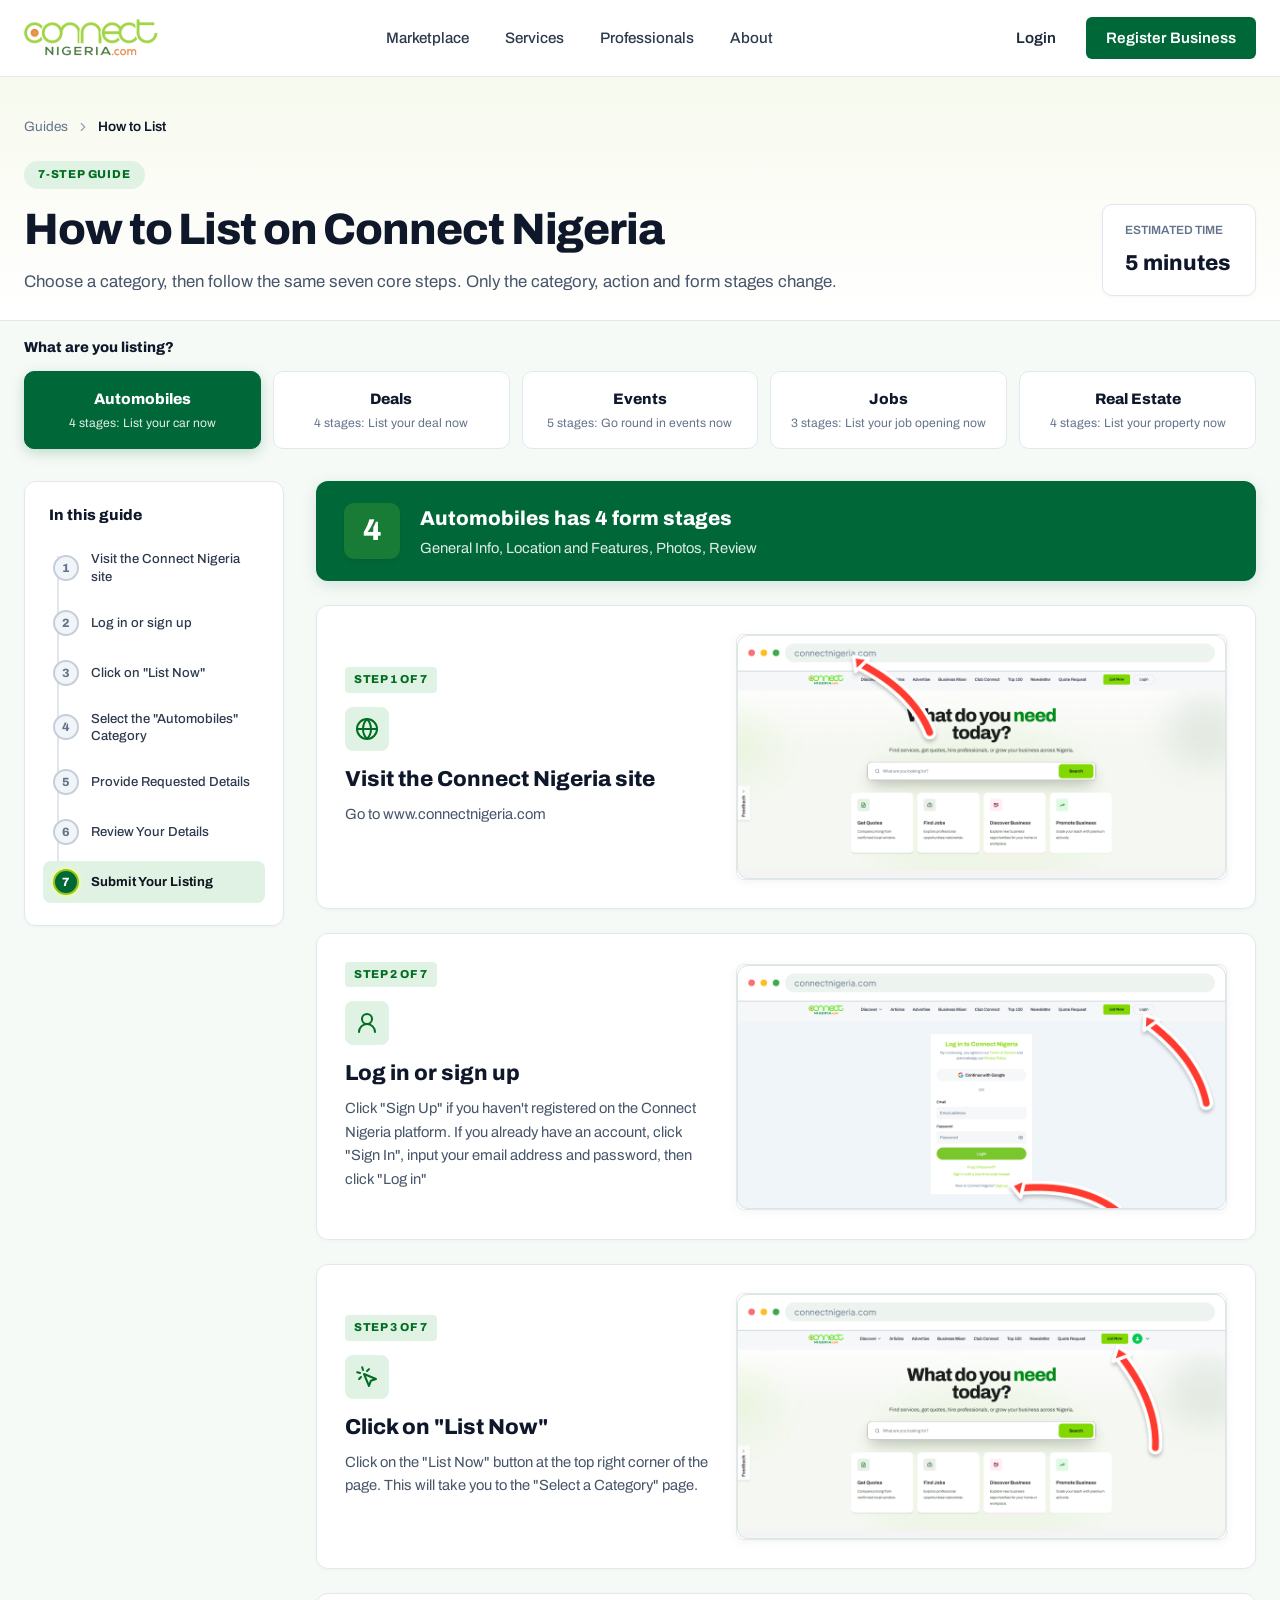
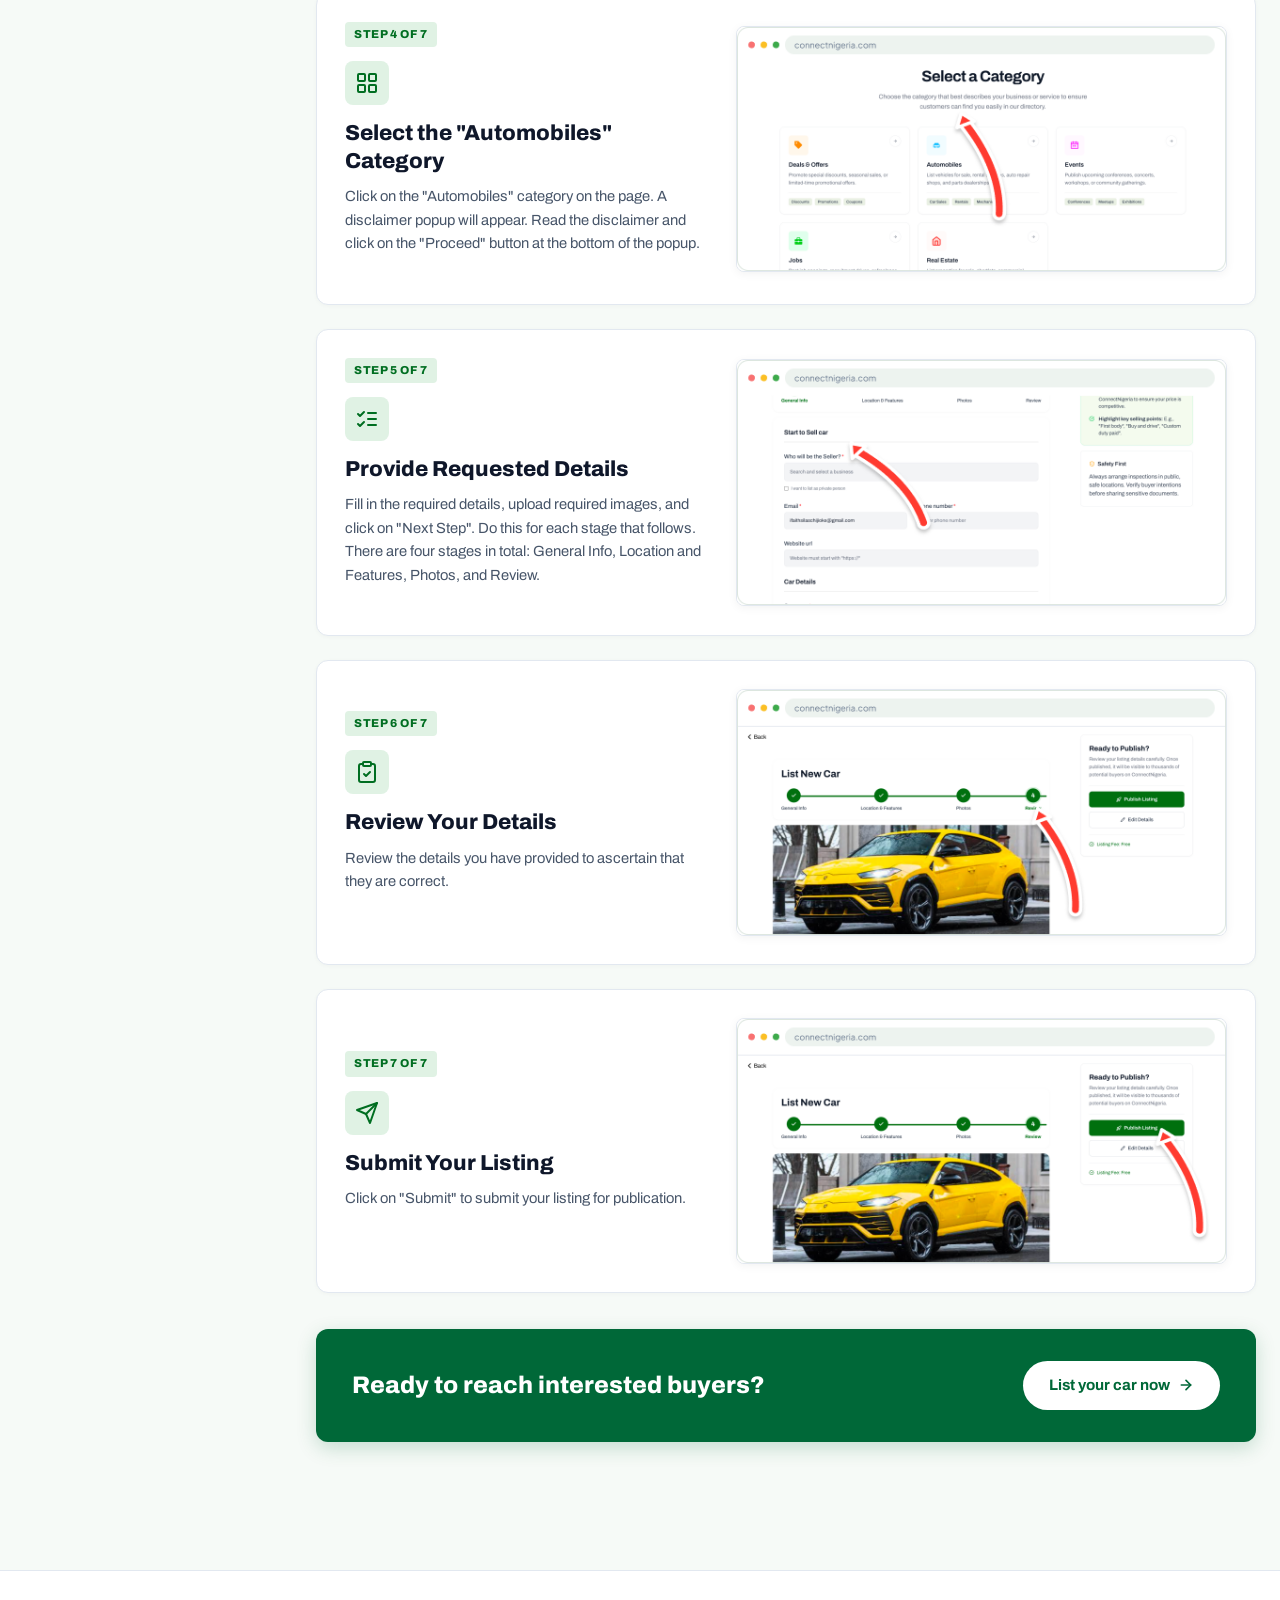
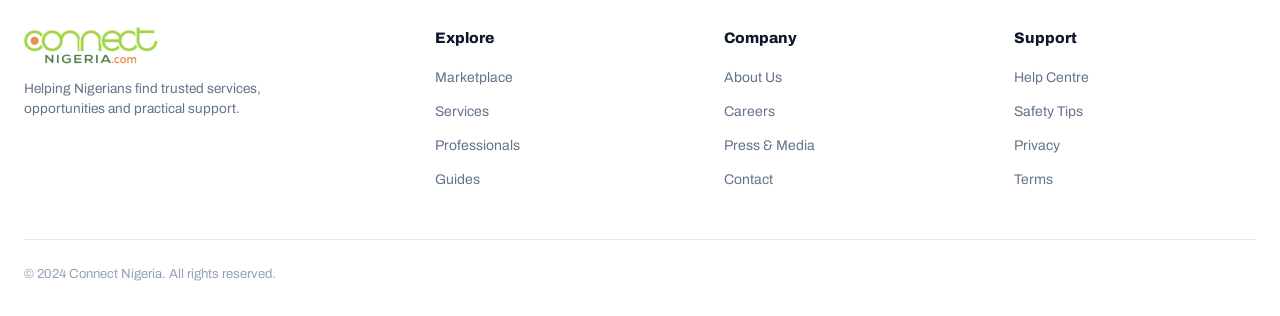
<file: guide-automobiles.html>
<!DOCTYPE html>
<html lang="en">
<head>
  <meta charset="UTF-8">
  <meta name="viewport" content="width=device-width, initial-scale=1.0">
  <title>How to List on Connect Nigeria — Automobiles Guide</title>
  <meta name="description" content="Choose a category, then follow the same seven core steps. Only the category, action and form stages change.">
  <link rel="stylesheet" href="styles.css?v=3">
  <link rel="icon" type="image/png" href="assets/favicon.png">
  <link rel="shortcut icon" href="favicon.ico">
</head>
<body class="guide-page-body">

  <!-- Site Header (Figma 2746:2573) -->
  <header class="site-header guide-header-nav">
    <div class="container">
      <nav class="navbar" aria-label="Main Navigation">
        <a href="index.html" class="brand-logo" aria-label="Connect Nigeria Home">
          <img src="assets/logo.png" alt="Connect Nigeria" class="logo-img" width="135" height="38">
        </a>

        <ul class="nav-links">
          <li><a href="index.html#marketplace">Marketplace</a></li>
          <li><a href="index.html#services">Services</a></li>
          <li><a href="index.html#professionals">Professionals</a></li>
          <li><a href="index.html#about">About</a></li>
        </ul>

        <div class="nav-actions">
          <a href="index.html#login" class="nav-text-link">Login</a>
          <a href="index.html#post-ad" class="btn btn-figma-primary">Register Business</a>
          <button class="mobile-menu-toggle" aria-label="Toggle Navigation Menu">☰</button>
        </div>
      </nav>
    </div>
  </header>

  <main>
    <!-- Guide Header Area (Figma 2743:13910) -->
    <section class="guide-header-area">
      <div class="container">
        <!-- Breadcrumbs (Figma 2743:13911) -->
        <nav class="guide-breadcrumbs" aria-label="Breadcrumb">
          <a href="index.html">Guides</a>
          <svg class="breadcrumb-chevron" width="14" height="14" viewBox="0 0 24 24" fill="none" stroke="currentColor" stroke-width="2" stroke-linecap="round" stroke-linejoin="round"><polyline points="9 18 15 12 9 6"></polyline></svg>
          <span class="breadcrumb-current">How to List</span>
        </nav>

        <!-- Header Content (Figma 2743:13915) -->
        <div class="guide-header-flex">
          <div class="guide-header-copy">
            <div class="guide-badge-wrapper">
              <span class="badge-step-guide">7-STEP GUIDE</span>
            </div>
            <h1 class="guide-main-title">How to List on Connect Nigeria</h1>
            <p class="guide-main-intro">Choose a category, then follow the same seven core steps. Only the category, action and form stages change.</p>
          </div>

          <!-- Guide Summary / Estimated Time (Figma 2743:13921) -->
          <div class="guide-summary-card">
            <span class="reading-time-label">Estimated time</span>
            <span class="reading-time-value">5 minutes</span>
          </div>
        </div>
      </div>
    </section>

    <!-- Category Selector (Figma 2743:13924) -->
    <section class="category-selector-section">
      <div class="container">
        <h2 class="category-selector-prompt">What are you listing?</h2>
        <div class="category-options-grid">
          <!-- Automobiles (Active) -->
          <a href="guide-automobiles.html" class="category-card active" aria-current="page">
            <span class="category-card-title">Automobiles</span>
            <span class="category-card-detail">4 stages: List your car now</span>
          </a>

          <!-- Deals -->
          <a href="guide-deals.html" class="category-card">
            <span class="category-card-title">Deals</span>
            <span class="category-card-detail">4 stages: List your deal now</span>
          </a>

          <!-- Events -->
          <a href="guide-events.html" class="category-card">
            <span class="category-card-title">Events</span>
            <span class="category-card-detail">5 stages: Go round in events now</span>
          </a>

          <!-- Jobs -->
          <a href="guide-jobs.html" class="category-card">
            <span class="category-card-title">Jobs</span>
            <span class="category-card-detail">3 stages: List your job opening now</span>
          </a>

          <!-- Real Estate -->
          <a href="guide-real-estate.html" class="category-card">
            <span class="category-card-title">Real Estate</span>
            <span class="category-card-detail">4 stages: List your property now</span>
          </a>
        </div>
      </div>
    </section>

    <!-- Guide Layout: 2 Columns (Figma 2743:13942) -->
    <section class="guide-layout-wrapper">
      <div class="container">
        <div class="guide-grid-columns">

          <!-- Left Sticky Sidebar: In this guide (Figma 2743:13943) -->
          <aside class="guide-progress-sidebar">
            <h3 class="sidebar-guide-title">In this guide</h3>
            <ul class="progress-steps-list">
              <li>
                <a href="#step-1" class="progress-step-item active" data-step="1">
                  <span class="step-marker-circle">1</span>
                  <span class="progress-step-title">Visit the Connect Nigeria site</span>
                </a>
              </li>
              <li>
                <a href="#step-2" class="progress-step-item" data-step="2">
                  <span class="step-marker-circle">2</span>
                  <span class="progress-step-title">Log in or sign up</span>
                </a>
              </li>
              <li>
                <a href="#step-3" class="progress-step-item" data-step="3">
                  <span class="step-marker-circle">3</span>
                  <span class="progress-step-title">Click on "List Now"</span>
                </a>
              </li>
              <li>
                <a href="#step-4" class="progress-step-item" data-step="4">
                  <span class="step-marker-circle">4</span>
                  <span class="progress-step-title">Select the "Automobiles" Category</span>
                </a>
              </li>
              <li>
                <a href="#step-5" class="progress-step-item" data-step="5">
                  <span class="step-marker-circle">5</span>
                  <span class="progress-step-title">Provide Requested Details</span>
                </a>
              </li>
              <li>
                <a href="#step-6" class="progress-step-item" data-step="6">
                  <span class="step-marker-circle">6</span>
                  <span class="progress-step-title">Review Your Details</span>
                </a>
              </li>
              <li>
                <a href="#step-7" class="progress-step-item" data-step="7">
                  <span class="step-marker-circle">7</span>
                  <span class="progress-step-title">Submit Your Listing</span>
                </a>
              </li>
            </ul>
          </aside>

          <!-- Right Column: Guide Steps (Figma 2743:13976) -->
          <div class="guide-steps-feed">

            <!-- Stage Callout Banner (Figma 2743:13977) -->
            <div class="stage-callout-banner">
              <div class="stage-count-bubble">4</div>
              <div class="stage-banner-copy">
                <h2 class="stage-banner-title">Automobiles has 4 form stages</h2>
                <p class="stage-banner-subtitle">General Info, Location and Features, Photos, Review</p>
              </div>
            </div>

            <!-- Step 1 (Figma 2743:13983) -->
            <article class="guide-step-card" id="step-1" data-step-id="1">
              <div class="step-copy-side">
                <div class="step-label-tag">STEP 1 OF 7</div>
                <div class="step-icon-box">
                  <!-- globe-2 icon (Figma 2743:14689) -->
                  <svg width="24" height="24" viewBox="0 0 24 24" fill="none" stroke="#006e21" stroke-width="2" stroke-linecap="round" stroke-linejoin="round">
                    <circle cx="12" cy="12" r="10"></circle>
                    <path d="M12 2a14.5 14.5 0 0 0 0 20 14.5 14.5 0 0 0 0-20"></path>
                    <path d="M2 12h20"></path>
                  </svg>
                </div>
                <h3 class="step-card-title">Visit the Connect Nigeria site</h3>
                <p class="step-card-description">Go to www.connectnigeria.com</p>
              </div>
              <div class="step-screenshot-wrapper">
                <img src="assets/guide_step_1.png" alt="Step 1: Visit the Connect Nigeria site" class="step-screenshot-img" loading="lazy">
              </div>
            </article>

            <!-- Step 2 (Figma 2743:14007) -->
            <article class="guide-step-card" id="step-2" data-step-id="2">
              <div class="step-copy-side">
                <div class="step-label-tag">STEP 2 OF 7</div>
                <div class="step-icon-box">
                  <!-- user-round icon (Figma 2743:14695) -->
                  <svg width="24" height="24" viewBox="0 0 24 24" fill="none" stroke="#006e21" stroke-width="2" stroke-linecap="round" stroke-linejoin="round">
                    <circle cx="12" cy="8" r="5"></circle>
                    <path d="M20 21a8 8 0 0 0-16 0"></path>
                  </svg>
                </div>
                <h3 class="step-card-title">Log in or sign up</h3>
                <p class="step-card-description">Click "Sign Up" if you haven't registered on the Connect Nigeria platform. If you already have an account, click "Sign In", input your email address and password, then click "Log in"</p>
              </div>
              <div class="step-screenshot-wrapper">
                <img src="assets/guide_step_2.png" alt="Step 2: Log in or sign up" class="step-screenshot-img" loading="lazy">
              </div>
            </article>

            <!-- Step 3 (Figma 2743:14031) -->
            <article class="guide-step-card" id="step-3" data-step-id="3">
              <div class="step-copy-side">
                <div class="step-label-tag">STEP 3 OF 7</div>
                <div class="step-icon-box">
                  <!-- mouse-pointer-click icon (Figma 2743:14701) -->
                  <svg width="24" height="24" viewBox="0 0 24 24" fill="none" stroke="#006e21" stroke-width="2" stroke-linecap="round" stroke-linejoin="round">
                    <path d="m9 9 5 12 1.8-5.2L21 14Z"></path>
                    <path d="M7.2 2.2 8 5.1"></path>
                    <path d="m5.1 8-2.9-.8"></path>
                    <path d="M14 4.1 12 6"></path>
                    <path d="m6 12-1.9 2"></path>
                  </svg>
                </div>
                <h3 class="step-card-title">Click on "List Now"</h3>
                <p class="step-card-description">Click on the "List Now" button at the top right corner of the page. This will take you to the "Select a Category" page.</p>
              </div>
              <div class="step-screenshot-wrapper">
                <img src="assets/guide_step_3.png" alt="Step 3: Click on List Now" class="step-screenshot-img" loading="lazy">
              </div>
            </article>

            <!-- Step 4 (Figma 2743:14055) -->
            <article class="guide-step-card" id="step-4" data-step-id="4">
              <div class="step-copy-side">
                <div class="step-label-tag">STEP 4 OF 7</div>
                <div class="step-icon-box">
                  <!-- layout-grid icon (Figma 2743:14707) -->
                  <svg width="24" height="24" viewBox="0 0 24 24" fill="none" stroke="#006e21" stroke-width="2" stroke-linecap="round" stroke-linejoin="round">
                    <rect width="7" height="7" x="3" y="3" rx="1"></rect>
                    <rect width="7" height="7" x="14" y="3" rx="1"></rect>
                    <rect width="7" height="7" x="14" y="14" rx="1"></rect>
                    <rect width="7" height="7" x="3" y="14" rx="1"></rect>
                  </svg>
                </div>
                <h3 class="step-card-title">Select the "Automobiles" Category</h3>
                <p class="step-card-description">Click on the "Automobiles" category on the page. A disclaimer popup will appear. Read the disclaimer and click on the "Proceed" button at the bottom of the popup.</p>
              </div>
              <div class="step-screenshot-wrapper">
                <img src="assets/guide_step_4.png" alt="Step 4: Select the Automobiles Category" class="step-screenshot-img" loading="lazy">
              </div>
            </article>

            <!-- Step 5 (Figma 2743:14079) -->
            <article class="guide-step-card" id="step-5" data-step-id="5">
              <div class="step-copy-side">
                <div class="step-label-tag">STEP 5 OF 7</div>
                <div class="step-icon-box">
                  <!-- list-checks icon (Figma 2743:14713) -->
                  <svg width="24" height="24" viewBox="0 0 24 24" fill="none" stroke="#006e21" stroke-width="2" stroke-linecap="round" stroke-linejoin="round">
                    <path d="m3 17 2 2 4-4"></path>
                    <path d="m3 7 2 2 4-4"></path>
                    <path d="M13 6h8"></path>
                    <path d="M13 12h8"></path>
                    <path d="M13 18h8"></path>
                  </svg>
                </div>
                <h3 class="step-card-title">Provide Requested Details</h3>
                <p class="step-card-description">Fill in the required details, upload required images, and click on "Next Step". Do this for each stage that follows. There are four stages in total: General Info, Location and Features, Photos, and Review.</p>
              </div>
              <div class="step-screenshot-wrapper">
                <img src="assets/guide_step_5.png" alt="Step 5: Provide Requested Details" class="step-screenshot-img" loading="lazy">
              </div>
            </article>

            <!-- Step 6 (Figma 2743:14106) -->
            <article class="guide-step-card" id="step-6" data-step-id="6">
              <div class="step-copy-side">
                <div class="step-label-tag">STEP 6 OF 7</div>
                <div class="step-icon-box">
                  <!-- clipboard-check icon (Figma 2743:14719) -->
                  <svg width="24" height="24" viewBox="0 0 24 24" fill="none" stroke="#006e21" stroke-width="2" stroke-linecap="round" stroke-linejoin="round">
                    <rect width="8" height="4" x="8" y="2" rx="1" ry="1"></rect>
                    <path d="M16 4h2a2 2 0 0 1 2 2v14a2 2 0 0 1-2 2H6a2 2 0 0 1-2-2V6a2 2 0 0 1 2-2h2"></path>
                    <path d="m9 14 2 2 4-4"></path>
                  </svg>
                </div>
                <h3 class="step-card-title">Review Your Details</h3>
                <p class="step-card-description">Review the details you have provided to ascertain that they are correct.</p>
              </div>
              <div class="step-screenshot-wrapper">
                <img src="assets/guide_step_6.png" alt="Step 6: Review Your Details" class="step-screenshot-img" loading="lazy">
              </div>
            </article>

            <!-- Step 7 (Figma 2743:14130) -->
            <article class="guide-step-card" id="step-7" data-step-id="7">
              <div class="step-copy-side">
                <div class="step-label-tag">STEP 7 OF 7</div>
                <div class="step-icon-box">
                  <!-- send icon (Figma 2743:14725) -->
                  <svg width="24" height="24" viewBox="0 0 24 24" fill="none" stroke="#006e21" stroke-width="2" stroke-linecap="round" stroke-linejoin="round">
                    <path d="m22 2-7 20-4-9-9-4Z"></path>
                    <path d="M22 2 11 13"></path>
                  </svg>
                </div>
                <h3 class="step-card-title">Submit Your Listing</h3>
                <p class="step-card-description">Click on "Submit" to submit your listing for publication.</p>
              </div>
              <div class="step-screenshot-wrapper">
                <img src="assets/guide_step_7.png" alt="Step 7: Submit Your Listing" class="step-screenshot-img" loading="lazy">
              </div>
            </article>

            <!-- Completion Callout Banner (Figma 2743:14154) -->
            <div class="completion-callout-banner">
              <h2 class="completion-banner-title">Ready to reach interested buyers?</h2>
              <a href="index.html#post-ad" class="btn-completion">
                <span>List your car now</span>
                <svg width="16" height="16" viewBox="0 0 24 24" fill="none" stroke="currentColor" stroke-width="2.5" stroke-linecap="round" stroke-linejoin="round"><line x1="5" y1="12" x2="19" y2="12"></line><polyline points="12 5 19 12 12 19"></polyline></svg>
              </a>
            </div>

          </div>
        </div>
      </div>
    </section>
  </main>

  <!-- Site Footer (Figma 2743:14161) -->
  <footer class="site-footer-figma">
    <div class="container">
      <div class="footer-figma-grid">
        <!-- Brand Column (Figma 2743:14163) -->
        <div class="footer-brand-col">
          <a href="index.html" class="footer-brand-link">
            <img src="assets/logo.png" alt="Connect Nigeria" class="footer-logo-img" width="135" height="38">
          </a>
          <p class="footer-brand-summary">Helping Nigerians find trusted services, opportunities and practical support.</p>
        </div>

        <!-- Explore Column (Figma 2743:14166) -->
        <div class="footer-nav-col">
          <h4 class="footer-col-heading">Explore</h4>
          <ul class="footer-links">
            <li><a href="index.html#marketplace">Marketplace</a></li>
            <li><a href="index.html#services">Services</a></li>
            <li><a href="index.html#professionals">Professionals</a></li>
            <li><a href="guide-automobiles.html">Guides</a></li>
          </ul>
        </div>

        <!-- Company Column (Figma 2743:14169) -->
        <div class="footer-nav-col">
          <h4 class="footer-col-heading">Company</h4>
          <ul class="footer-links">
            <li><a href="index.html#about">About Us</a></li>
            <li><a href="index.html#careers">Careers</a></li>
            <li><a href="index.html#press">Press & Media</a></li>
            <li><a href="index.html#contact">Contact</a></li>
          </ul>
        </div>

        <!-- Support Column (Figma 2743:14172) -->
        <div class="footer-nav-col">
          <h4 class="footer-col-heading">Support</h4>
          <ul class="footer-links">
            <li><a href="index.html#help">Help Centre</a></li>
            <li><a href="index.html#safety">Safety Tips</a></li>
            <li><a href="index.html#privacy">Privacy</a></li>
            <li><a href="index.html#terms">Terms</a></li>
          </ul>
        </div>
      </div>

      <!-- Copyright Row (Figma 2743:14175) -->
      <div class="footer-copyright-row">
        <p>&copy; 2024 Connect Nigeria. All rights reserved.</p>
      </div>
    </div>
  </footer>

  <script>
    // Smooth scroll and active state sync for guide steps
    document.addEventListener('DOMContentLoaded', () => {
      const stepItems = document.querySelectorAll('.progress-step-item');
      const stepCards = document.querySelectorAll('.guide-step-card');

      // Click navigation
      stepItems.forEach(item => {
        item.addEventListener('click', (e) => {
          e.preventDefault();
          const targetId = item.getAttribute('href');
          const targetCard = document.querySelector(targetId);
          if (targetCard) {
            targetCard.scrollIntoView({ behavior: 'smooth' });
            stepItems.forEach(i => i.classList.remove('active'));
            item.classList.add('active');
          }
        });
      });

      // Scroll spy using IntersectionObserver
      const observerOptions = {
        root: null,
        rootMargin: '-20% 0px -60% 0px',
        threshold: 0
      };

      const observer = new IntersectionObserver((entries) => {
        entries.forEach(entry => {
          if (entry.isIntersecting) {
            const id = entry.target.id;
            stepItems.forEach(item => {
              if (item.getAttribute('href') === `#${id}`) {
                item.classList.add('active');
              } else {
                item.classList.remove('active');
              }
            });
          }
        });
      }, observerOptions);

      stepCards.forEach(card => observer.observe(card));
    });
  </script>
</body>
</html>
</file>
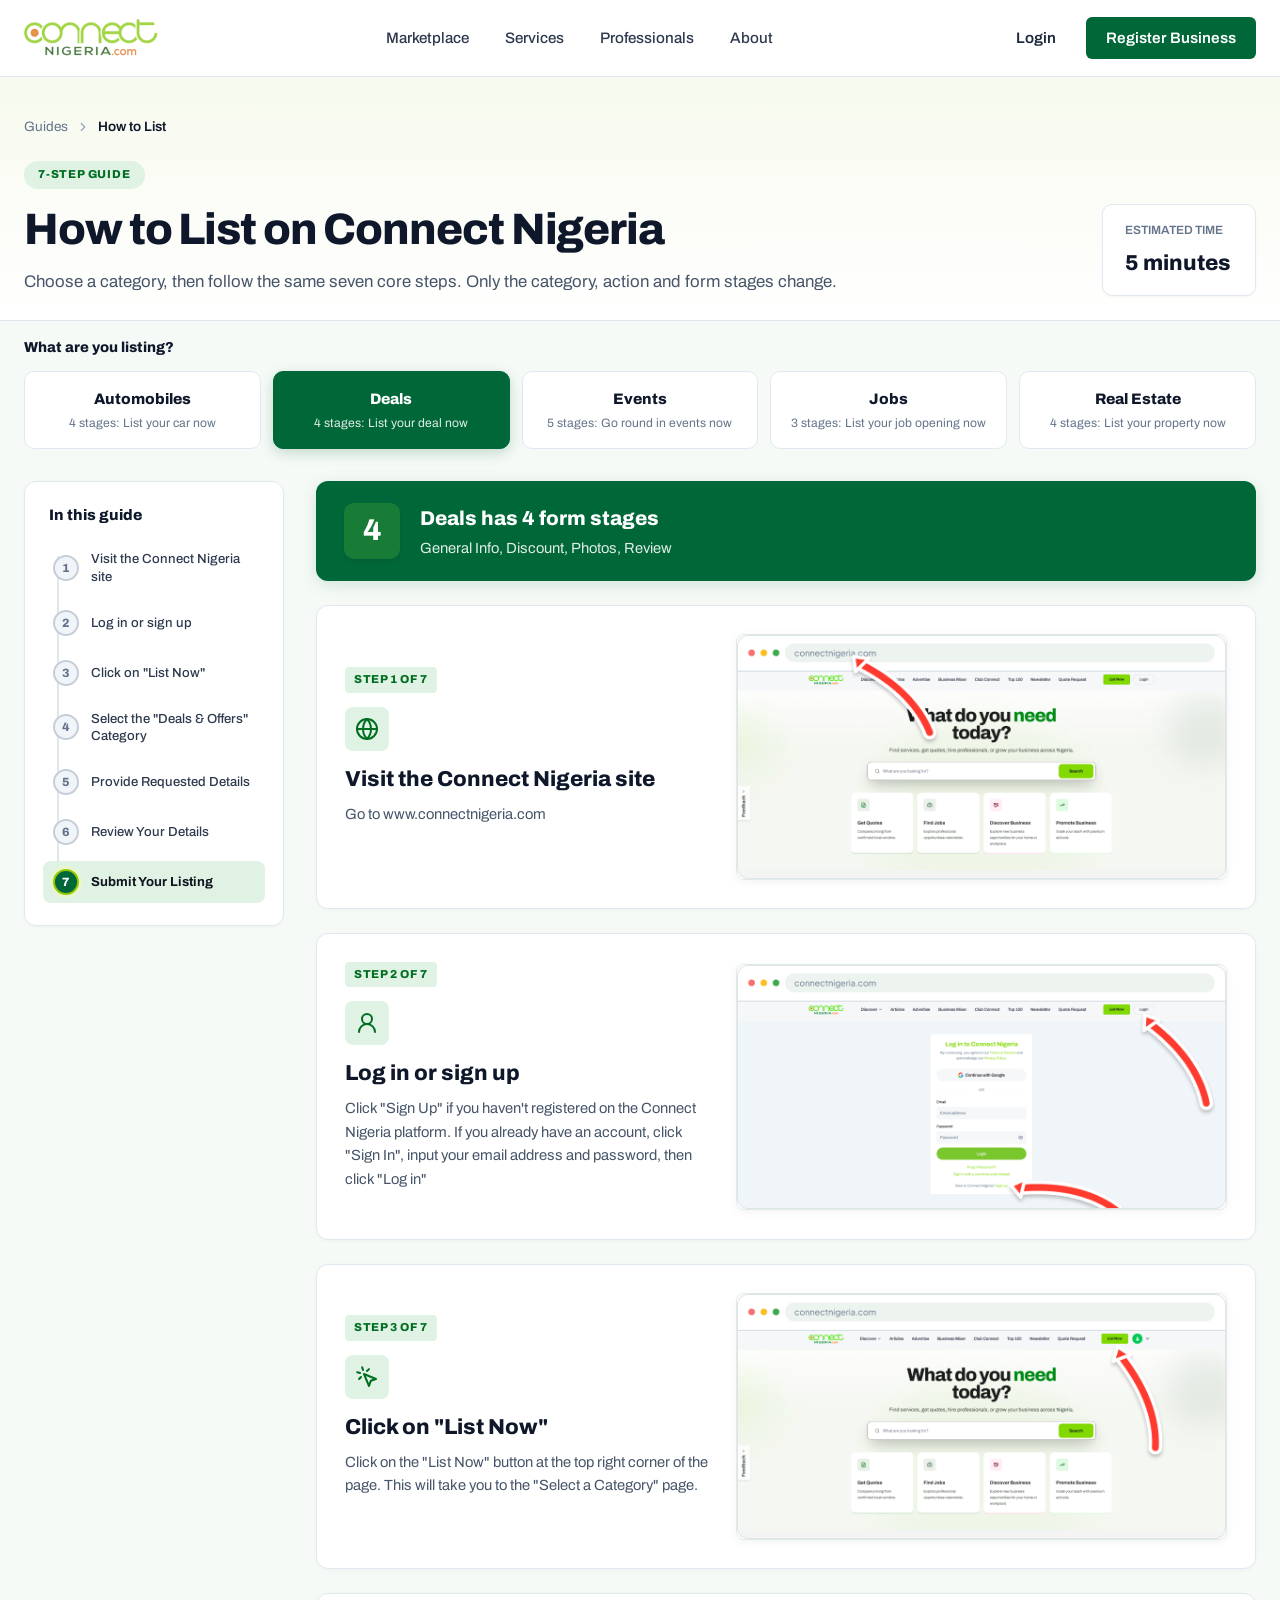
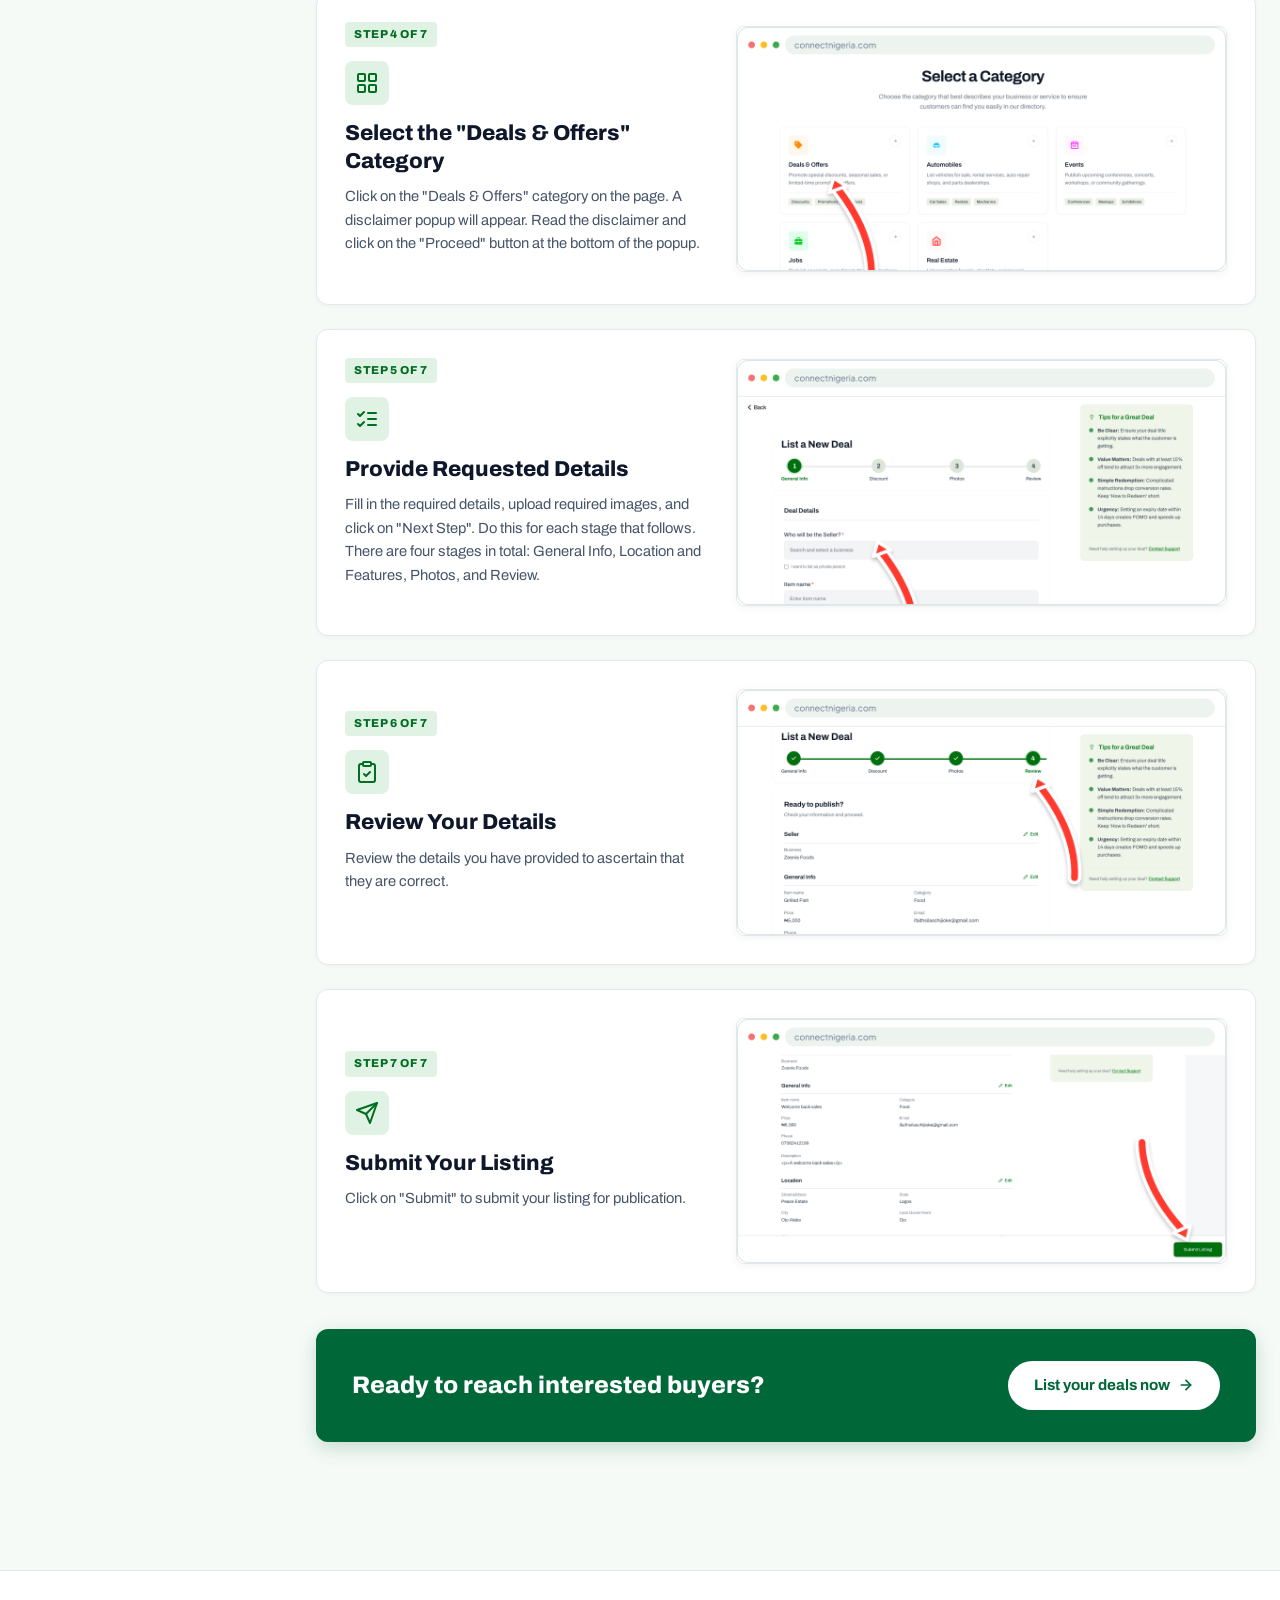
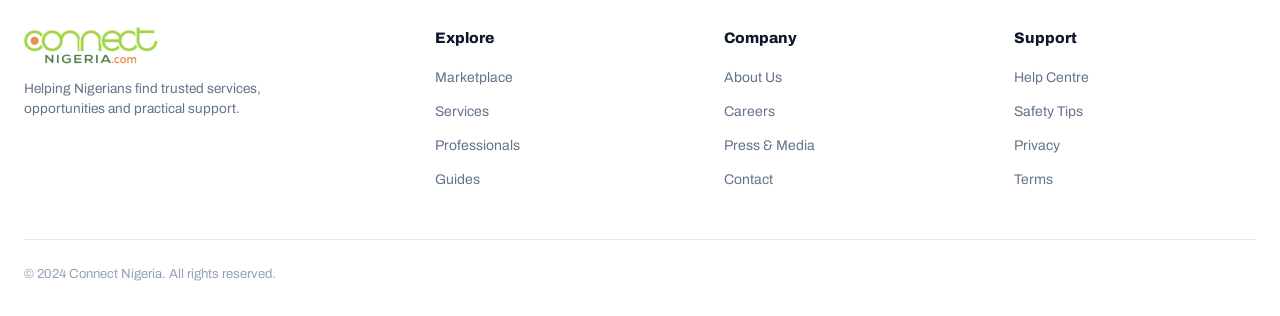
<file: guide-deals.html>
<!DOCTYPE html>
<html lang="en">
<head>
  <meta charset="UTF-8">
  <meta name="viewport" content="width=device-width, initial-scale=1.0">
  <title>How to List on Connect Nigeria — Deals Guide</title>
  <meta name="description" content="Choose a category, then follow the same seven core steps. Only the category, action and form stages change.">
  <link rel="stylesheet" href="styles.css?v=3">
  <link rel="icon" type="image/png" href="assets/favicon.png">
  <link rel="shortcut icon" href="favicon.ico">
</head>
<body class="guide-page-body">

  <!-- Site Header (Figma 2752:3058) -->
  <header class="site-header guide-header-nav">
    <div class="container">
      <nav class="navbar" aria-label="Main Navigation">
        <a href="index.html" class="brand-logo" aria-label="Connect Nigeria Home">
          <img src="assets/logo.png" alt="Connect Nigeria" class="logo-img" width="135" height="38">
        </a>

        <ul class="nav-links">
          <li><a href="index.html#marketplace">Marketplace</a></li>
          <li><a href="index.html#services">Services</a></li>
          <li><a href="index.html#professionals">Professionals</a></li>
          <li><a href="index.html#about">About</a></li>
        </ul>

        <div class="nav-actions">
          <a href="index.html#login" class="nav-text-link">Login</a>
          <a href="index.html#post-ad" class="btn btn-figma-primary">Register Business</a>
          <button class="mobile-menu-toggle" aria-label="Toggle Navigation Menu">☰</button>
        </div>
      </nav>
    </div>
  </header>

  <main>
    <!-- Guide Header Area (Figma 2752:3077) -->
    <section class="guide-header-area">
      <div class="container">
        <!-- Breadcrumbs (Figma 2752:3078) -->
        <nav class="guide-breadcrumbs" aria-label="Breadcrumb">
          <a href="index.html">Guides</a>
          <svg class="breadcrumb-chevron" width="14" height="14" viewBox="0 0 24 24" fill="none" stroke="currentColor" stroke-width="2" stroke-linecap="round" stroke-linejoin="round"><polyline points="9 18 15 12 9 6"></polyline></svg>
          <span class="breadcrumb-current">How to List</span>
        </nav>

        <!-- Header Content (Figma 2752:3083) -->
        <div class="guide-header-flex">
          <div class="guide-header-copy">
            <div class="guide-badge-wrapper">
              <span class="badge-step-guide">7-STEP GUIDE</span>
            </div>
            <h1 class="guide-main-title">How to List on Connect Nigeria</h1>
            <p class="guide-main-intro">Choose a category, then follow the same seven core steps. Only the category, action and form stages change.</p>
          </div>

          <!-- Guide Summary / Estimated Time (Figma 2752:3089) -->
          <div class="guide-summary-card">
            <span class="reading-time-label">Estimated time</span>
            <span class="reading-time-value">5 minutes</span>
          </div>
        </div>
      </div>
    </section>

    <!-- Category Selector (Figma 2752:3092) -->
    <section class="category-selector-section">
      <div class="container">
        <h2 class="category-selector-prompt">What are you listing?</h2>
        <div class="category-options-grid">
          <!-- Automobiles -->
          <a href="guide-automobiles.html" class="category-card">
            <span class="category-card-title">Automobiles</span>
            <span class="category-card-detail">4 stages: List your car now</span>
          </a>

          <!-- Deals (Active) -->
          <a href="guide-deals.html" class="category-card active" aria-current="page">
            <span class="category-card-title">Deals</span>
            <span class="category-card-detail">4 stages: List your deal now</span>
          </a>

          <!-- Events -->
          <a href="guide-events.html" class="category-card">
            <span class="category-card-title">Events</span>
            <span class="category-card-detail">5 stages: Go round in events now</span>
          </a>

          <!-- Jobs -->
          <a href="guide-jobs.html" class="category-card">
            <span class="category-card-title">Jobs</span>
            <span class="category-card-detail">3 stages: List your job opening now</span>
          </a>

          <!-- Real Estate -->
          <a href="guide-real-estate.html" class="category-card">
            <span class="category-card-title">Real Estate</span>
            <span class="category-card-detail">4 stages: List your property now</span>
          </a>
        </div>
      </div>
    </section>

    <!-- Guide Layout: 2 Columns (Figma 2752:3110) -->
    <section class="guide-layout-wrapper">
      <div class="container">
        <div class="guide-grid-columns">

          <!-- Left Sticky Sidebar: In this guide (Figma 2753:4938) -->
          <aside class="guide-progress-sidebar">
            <h3 class="sidebar-guide-title">In this guide</h3>
            <ul class="progress-steps-list">
              <li>
                <a href="#step-1" class="progress-step-item active" data-step="1">
                  <span class="step-marker-circle">1</span>
                  <span class="progress-step-title">Visit the Connect Nigeria site</span>
                </a>
              </li>
              <li>
                <a href="#step-2" class="progress-step-item" data-step="2">
                  <span class="step-marker-circle">2</span>
                  <span class="progress-step-title">Log in or sign up</span>
                </a>
              </li>
              <li>
                <a href="#step-3" class="progress-step-item" data-step="3">
                  <span class="step-marker-circle">3</span>
                  <span class="progress-step-title">Click on "List Now"</span>
                </a>
              </li>
              <li>
                <a href="#step-4" class="progress-step-item" data-step="4">
                  <span class="step-marker-circle">4</span>
                  <span class="progress-step-title">Select the "Deals & Offers" Category</span>
                </a>
              </li>
              <li>
                <a href="#step-5" class="progress-step-item" data-step="5">
                  <span class="step-marker-circle">5</span>
                  <span class="progress-step-title">Provide Requested Details</span>
                </a>
              </li>
              <li>
                <a href="#step-6" class="progress-step-item" data-step="6">
                  <span class="step-marker-circle">6</span>
                  <span class="progress-step-title">Review Your Details</span>
                </a>
              </li>
              <li>
                <a href="#step-7" class="progress-step-item" data-step="7">
                  <span class="step-marker-circle">7</span>
                  <span class="progress-step-title">Submit Your Listing</span>
                </a>
              </li>
            </ul>
          </aside>

          <!-- Right Column: Guide Steps (Figma 2752:3144) -->
          <div class="guide-steps-feed">

            <!-- Stage Callout Banner (Figma 2752:3145) -->
            <div class="stage-callout-banner">
              <div class="stage-count-bubble">4</div>
              <div class="stage-banner-copy">
                <h2 class="stage-banner-title">Deals has 4 form stages</h2>
                <p class="stage-banner-subtitle">General Info, Discount, Photos, Review</p>
              </div>
            </div>

            <!-- Step 1 (Figma 2752:3151) -->
            <article class="guide-step-card" id="step-1" data-step-id="1">
              <div class="step-copy-side">
                <div class="step-label-tag">STEP 1 OF 7</div>
                <div class="step-icon-box">
                  <!-- globe-2 icon (Figma 2752:3156) -->
                  <svg width="24" height="24" viewBox="0 0 24 24" fill="none" stroke="#006e21" stroke-width="2" stroke-linecap="round" stroke-linejoin="round">
                    <circle cx="12" cy="12" r="10"></circle>
                    <path d="M12 2a14.5 14.5 0 0 0 0 20 14.5 14.5 0 0 0 0-20"></path>
                    <path d="M2 12h20"></path>
                  </svg>
                </div>
                <h3 class="step-card-title">Visit the Connect Nigeria site</h3>
                <p class="step-card-description">Go to www.connectnigeria.com</p>
              </div>
              <div class="step-screenshot-wrapper">
                <img src="assets/guide_deals_step_1.png" alt="Step 1: Visit the Connect Nigeria site" class="step-screenshot-img" loading="lazy">
              </div>
            </article>

            <!-- Step 2 (Figma 2752:3173) -->
            <article class="guide-step-card" id="step-2" data-step-id="2">
              <div class="step-copy-side">
                <div class="step-label-tag">STEP 2 OF 7</div>
                <div class="step-icon-box">
                  <!-- user-round icon (Figma 2752:3178) -->
                  <svg width="24" height="24" viewBox="0 0 24 24" fill="none" stroke="#006e21" stroke-width="2" stroke-linecap="round" stroke-linejoin="round">
                    <circle cx="12" cy="8" r="5"></circle>
                    <path d="M20 21a8 8 0 0 0-16 0"></path>
                  </svg>
                </div>
                <h3 class="step-card-title">Log in or sign up</h3>
                <p class="step-card-description">Click "Sign Up" if you haven't registered on the Connect Nigeria platform. If you already have an account, click "Sign In", input your email address and password, then click "Log in"</p>
              </div>
              <div class="step-screenshot-wrapper">
                <img src="assets/guide_deals_step_2.png" alt="Step 2: Log in or sign up" class="step-screenshot-img" loading="lazy">
              </div>
            </article>

            <!-- Step 3 (Figma 2752:3199) -->
            <article class="guide-step-card" id="step-3" data-step-id="3">
              <div class="step-copy-side">
                <div class="step-label-tag">STEP 3 OF 7</div>
                <div class="step-icon-box">
                  <!-- mouse-pointer-click icon (Figma 2752:3204) -->
                  <svg width="24" height="24" viewBox="0 0 24 24" fill="none" stroke="#006e21" stroke-width="2" stroke-linecap="round" stroke-linejoin="round">
                    <path d="m9 9 5 12 1.8-5.2L21 14Z"></path>
                    <path d="M7.2 2.2 8 5.1"></path>
                    <path d="m5.1 8-2.9-.8"></path>
                    <path d="M14 4.1 12 6"></path>
                    <path d="m6 12-1.9 2"></path>
                  </svg>
                </div>
                <h3 class="step-card-title">Click on "List Now"</h3>
                <p class="step-card-description">Click on the "List Now" button at the top right corner of the page. This will take you to the "Select a Category" page.</p>
              </div>
              <div class="step-screenshot-wrapper">
                <img src="assets/guide_deals_step_3.png" alt="Step 3: Click on List Now" class="step-screenshot-img" loading="lazy">
              </div>
            </article>

            <!-- Step 4 (Figma 2752:3221) -->
            <article class="guide-step-card" id="step-4" data-step-id="4">
              <div class="step-copy-side">
                <div class="step-label-tag">STEP 4 OF 7</div>
                <div class="step-icon-box">
                  <!-- layout-grid icon (Figma 2752:3226) -->
                  <svg width="24" height="24" viewBox="0 0 24 24" fill="none" stroke="#006e21" stroke-width="2" stroke-linecap="round" stroke-linejoin="round">
                    <rect width="7" height="7" x="3" y="3" rx="1"></rect>
                    <rect width="7" height="7" x="14" y="3" rx="1"></rect>
                    <rect width="7" height="7" x="14" y="14" rx="1"></rect>
                    <rect width="7" height="7" x="3" y="14" rx="1"></rect>
                  </svg>
                </div>
                <h3 class="step-card-title">Select the "Deals & Offers" Category</h3>
                <p class="step-card-description">Click on the "Deals & Offers" category on the page. A disclaimer popup will appear. Read the disclaimer and click on the "Proceed" button at the bottom of the popup.</p>
              </div>
              <div class="step-screenshot-wrapper">
                <img src="assets/guide_deals_step_4.png" alt="Step 4: Select the Deals & Offers Category" class="step-screenshot-img" loading="lazy">
              </div>
            </article>

            <!-- Step 5 (Figma 2752:3243) -->
            <article class="guide-step-card" id="step-5" data-step-id="5">
              <div class="step-copy-side">
                <div class="step-label-tag">STEP 5 OF 7</div>
                <div class="step-icon-box">
                  <!-- list-checks icon (Figma 2752:3248) -->
                  <svg width="24" height="24" viewBox="0 0 24 24" fill="none" stroke="#006e21" stroke-width="2" stroke-linecap="round" stroke-linejoin="round">
                    <path d="m3 17 2 2 4-4"></path>
                    <path d="m3 7 2 2 4-4"></path>
                    <path d="M13 6h8"></path>
                    <path d="M13 12h8"></path>
                    <path d="M13 18h8"></path>
                  </svg>
                </div>
                <h3 class="step-card-title">Provide Requested Details</h3>
                <p class="step-card-description">Fill in the required details, upload required images, and click on "Next Step". Do this for each stage that follows. There are four stages in total: General Info, Location and Features, Photos, and Review.</p>
              </div>
              <div class="step-screenshot-wrapper">
                <img src="assets/guide_deals_step_5.png" alt="Step 5: Provide Requested Details" class="step-screenshot-img" loading="lazy">
              </div>
            </article>

            <!-- Step 6 (Figma 2752:3268) -->
            <article class="guide-step-card" id="step-6" data-step-id="6">
              <div class="step-copy-side">
                <div class="step-label-tag">STEP 6 OF 7</div>
                <div class="step-icon-box">
                  <!-- clipboard-check icon (Figma 2752:3273) -->
                  <svg width="24" height="24" viewBox="0 0 24 24" fill="none" stroke="#006e21" stroke-width="2" stroke-linecap="round" stroke-linejoin="round">
                    <rect width="8" height="4" x="8" y="2" rx="1" ry="1"></rect>
                    <path d="M16 4h2a2 2 0 0 1 2 2v14a2 2 0 0 1-2 2H6a2 2 0 0 1-2-2V6a2 2 0 0 1 2-2h2"></path>
                    <path d="m9 14 2 2 4-4"></path>
                  </svg>
                </div>
                <h3 class="step-card-title">Review Your Details</h3>
                <p class="step-card-description">Review the details you have provided to ascertain that they are correct.</p>
              </div>
              <div class="step-screenshot-wrapper">
                <img src="assets/guide_deals_step_6.png" alt="Step 6: Review Your Details" class="step-screenshot-img" loading="lazy">
              </div>
            </article>

            <!-- Step 7 (Figma 2752:3290) -->
            <article class="guide-step-card" id="step-7" data-step-id="7">
              <div class="step-copy-side">
                <div class="step-label-tag">STEP 7 OF 7</div>
                <div class="step-icon-box">
                  <!-- send icon (Figma 2752:3295) -->
                  <svg width="24" height="24" viewBox="0 0 24 24" fill="none" stroke="#006e21" stroke-width="2" stroke-linecap="round" stroke-linejoin="round">
                    <path d="m22 2-7 20-4-9-9-4Z"></path>
                    <path d="M22 2 11 13"></path>
                  </svg>
                </div>
                <h3 class="step-card-title">Submit Your Listing</h3>
                <p class="step-card-description">Click on "Submit" to submit your listing for publication.</p>
              </div>
              <div class="step-screenshot-wrapper">
                <img src="assets/guide_deals_step_7.png" alt="Step 7: Submit Your Listing" class="step-screenshot-img" loading="lazy">
              </div>
            </article>

            <!-- Completion Callout Banner (Figma 2752:3312) -->
            <div class="completion-callout-banner">
              <h2 class="completion-banner-title">Ready to reach interested buyers?</h2>
              <a href="index.html#post-ad" class="btn-completion">
                <span>List your deals now</span>
                <svg width="16" height="16" viewBox="0 0 24 24" fill="none" stroke="currentColor" stroke-width="2.5" stroke-linecap="round" stroke-linejoin="round"><line x1="5" y1="12" x2="19" y2="12"></line><polyline points="12 5 19 12 12 19"></polyline></svg>
              </a>
            </div>

          </div>
        </div>
      </div>
    </section>
  </main>

  <!-- Site Footer (Figma 2752:3320) -->
  <footer class="site-footer-figma">
    <div class="container">
      <div class="footer-figma-grid">
        <!-- Brand Column (Figma 2752:3322) -->
        <div class="footer-brand-col">
          <a href="index.html" class="footer-brand-link">
            <img src="assets/logo.png" alt="Connect Nigeria" class="footer-logo-img" width="135" height="38">
          </a>
          <p class="footer-brand-summary">Helping Nigerians find trusted services, opportunities and practical support.</p>
        </div>

        <!-- Explore Column (Figma 2752:3325) -->
        <div class="footer-nav-col">
          <h4 class="footer-col-heading">Explore</h4>
          <ul class="footer-links">
            <li><a href="index.html#marketplace">Marketplace</a></li>
            <li><a href="index.html#services">Services</a></li>
            <li><a href="index.html#professionals">Professionals</a></li>
            <li><a href="guide-automobiles.html">Guides</a></li>
          </ul>
        </div>

        <!-- Company Column (Figma 2752:3328) -->
        <div class="footer-nav-col">
          <h4 class="footer-col-heading">Company</h4>
          <ul class="footer-links">
            <li><a href="index.html#about">About Us</a></li>
            <li><a href="index.html#careers">Careers</a></li>
            <li><a href="index.html#press">Press & Media</a></li>
            <li><a href="index.html#contact">Contact</a></li>
          </ul>
        </div>

        <!-- Support Column (Figma 2752:3331) -->
        <div class="footer-nav-col">
          <h4 class="footer-col-heading">Support</h4>
          <ul class="footer-links">
            <li><a href="index.html#help">Help Centre</a></li>
            <li><a href="index.html#safety">Safety Tips</a></li>
            <li><a href="index.html#privacy">Privacy</a></li>
            <li><a href="index.html#terms">Terms</a></li>
          </ul>
        </div>
      </div>

      <!-- Copyright Row (Figma 2752:3334) -->
      <div class="footer-copyright-row">
        <p>&copy; 2024 Connect Nigeria. All rights reserved.</p>
      </div>
    </div>
  </footer>

  <script>
    // Smooth scroll and active state sync for guide steps
    document.addEventListener('DOMContentLoaded', () => {
      const stepItems = document.querySelectorAll('.progress-step-item');
      const stepCards = document.querySelectorAll('.guide-step-card');

      // Click navigation
      stepItems.forEach(item => {
        item.addEventListener('click', (e) => {
          e.preventDefault();
          const targetId = item.getAttribute('href');
          const targetCard = document.querySelector(targetId);
          if (targetCard) {
            targetCard.scrollIntoView({ behavior: 'smooth' });
            stepItems.forEach(i => i.classList.remove('active'));
            item.classList.add('active');
          }
        });
      });

      // Scroll spy using IntersectionObserver
      const observerOptions = {
        root: null,
        rootMargin: '-20% 0px -60% 0px',
        threshold: 0
      };

      const observer = new IntersectionObserver((entries) => {
        entries.forEach(entry => {
          if (entry.isIntersecting) {
            const id = entry.target.id;
            stepItems.forEach(item => {
              if (item.getAttribute('href') === `#${id}`) {
                item.classList.add('active');
              } else {
                item.classList.remove('active');
              }
            });
          }
        });
      }, observerOptions);

      stepCards.forEach(card => observer.observe(card));
    });
  </script>
</body>
</html>
</file>
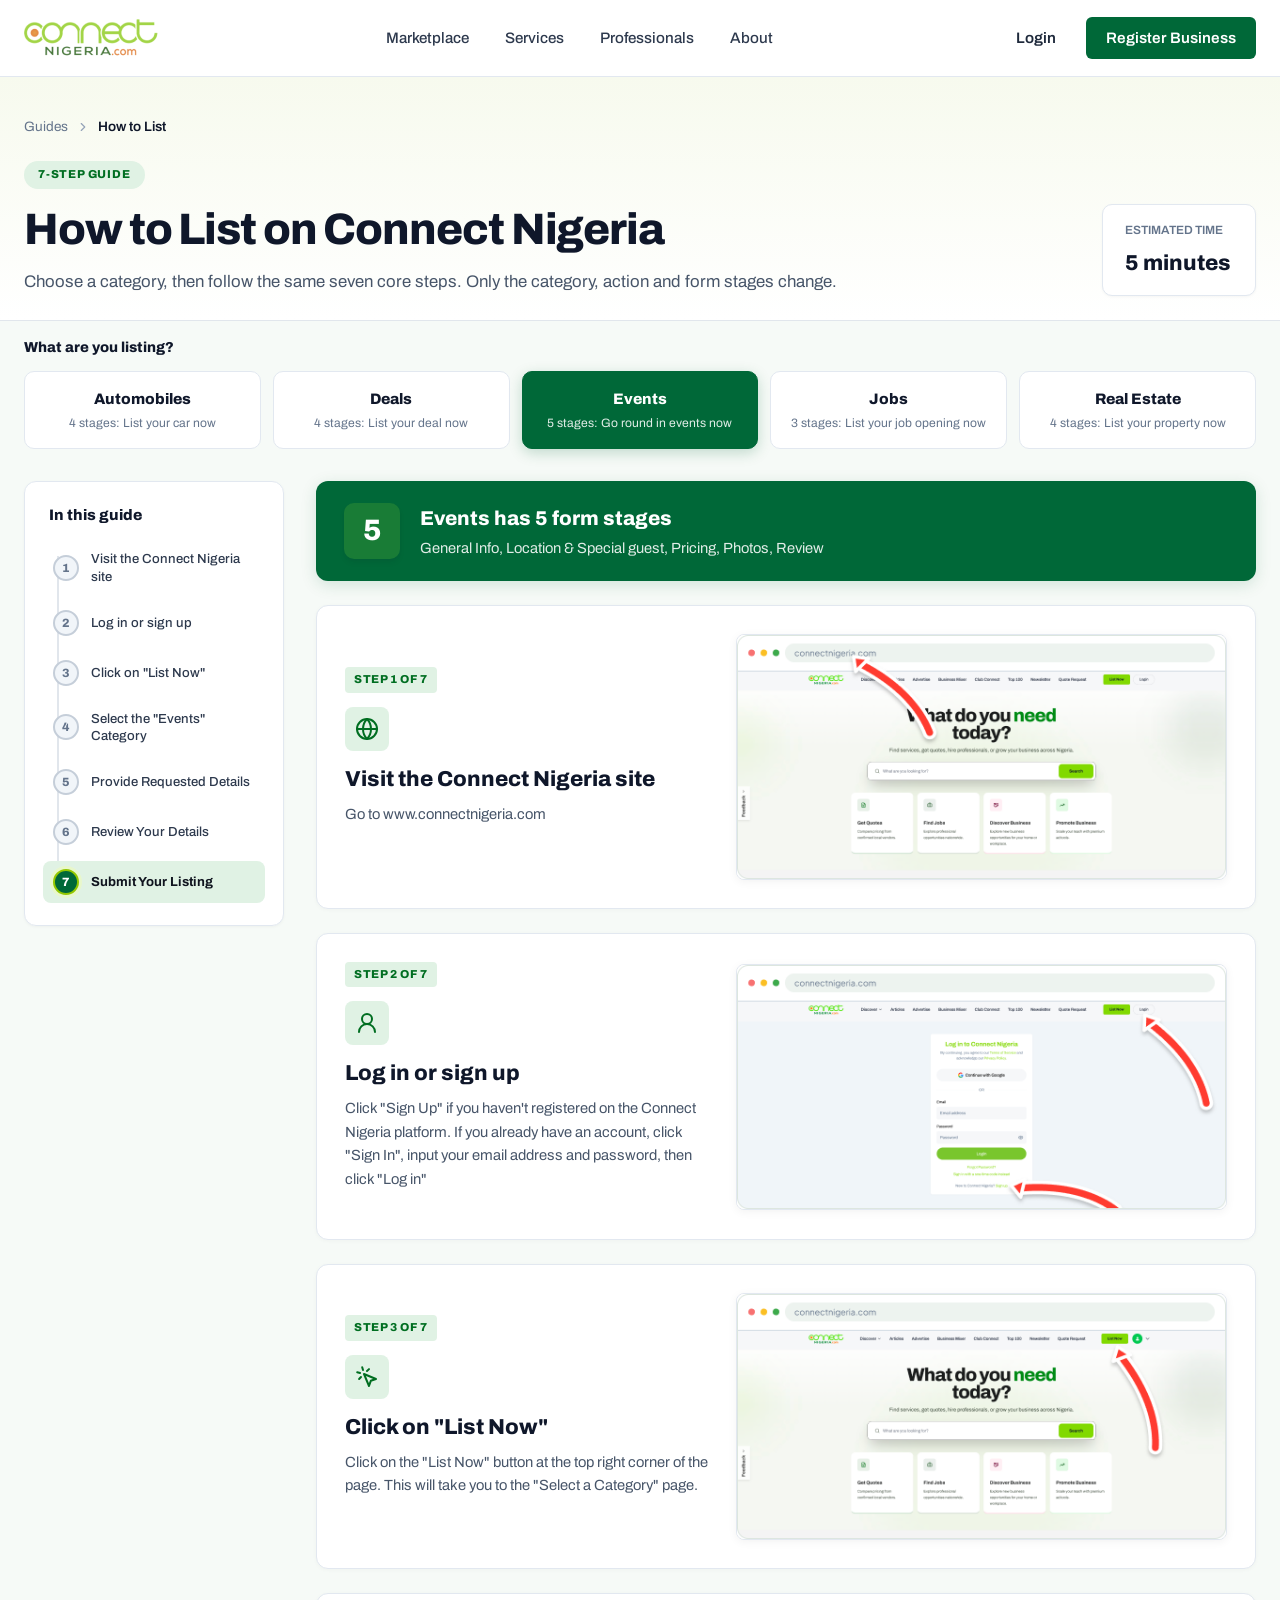
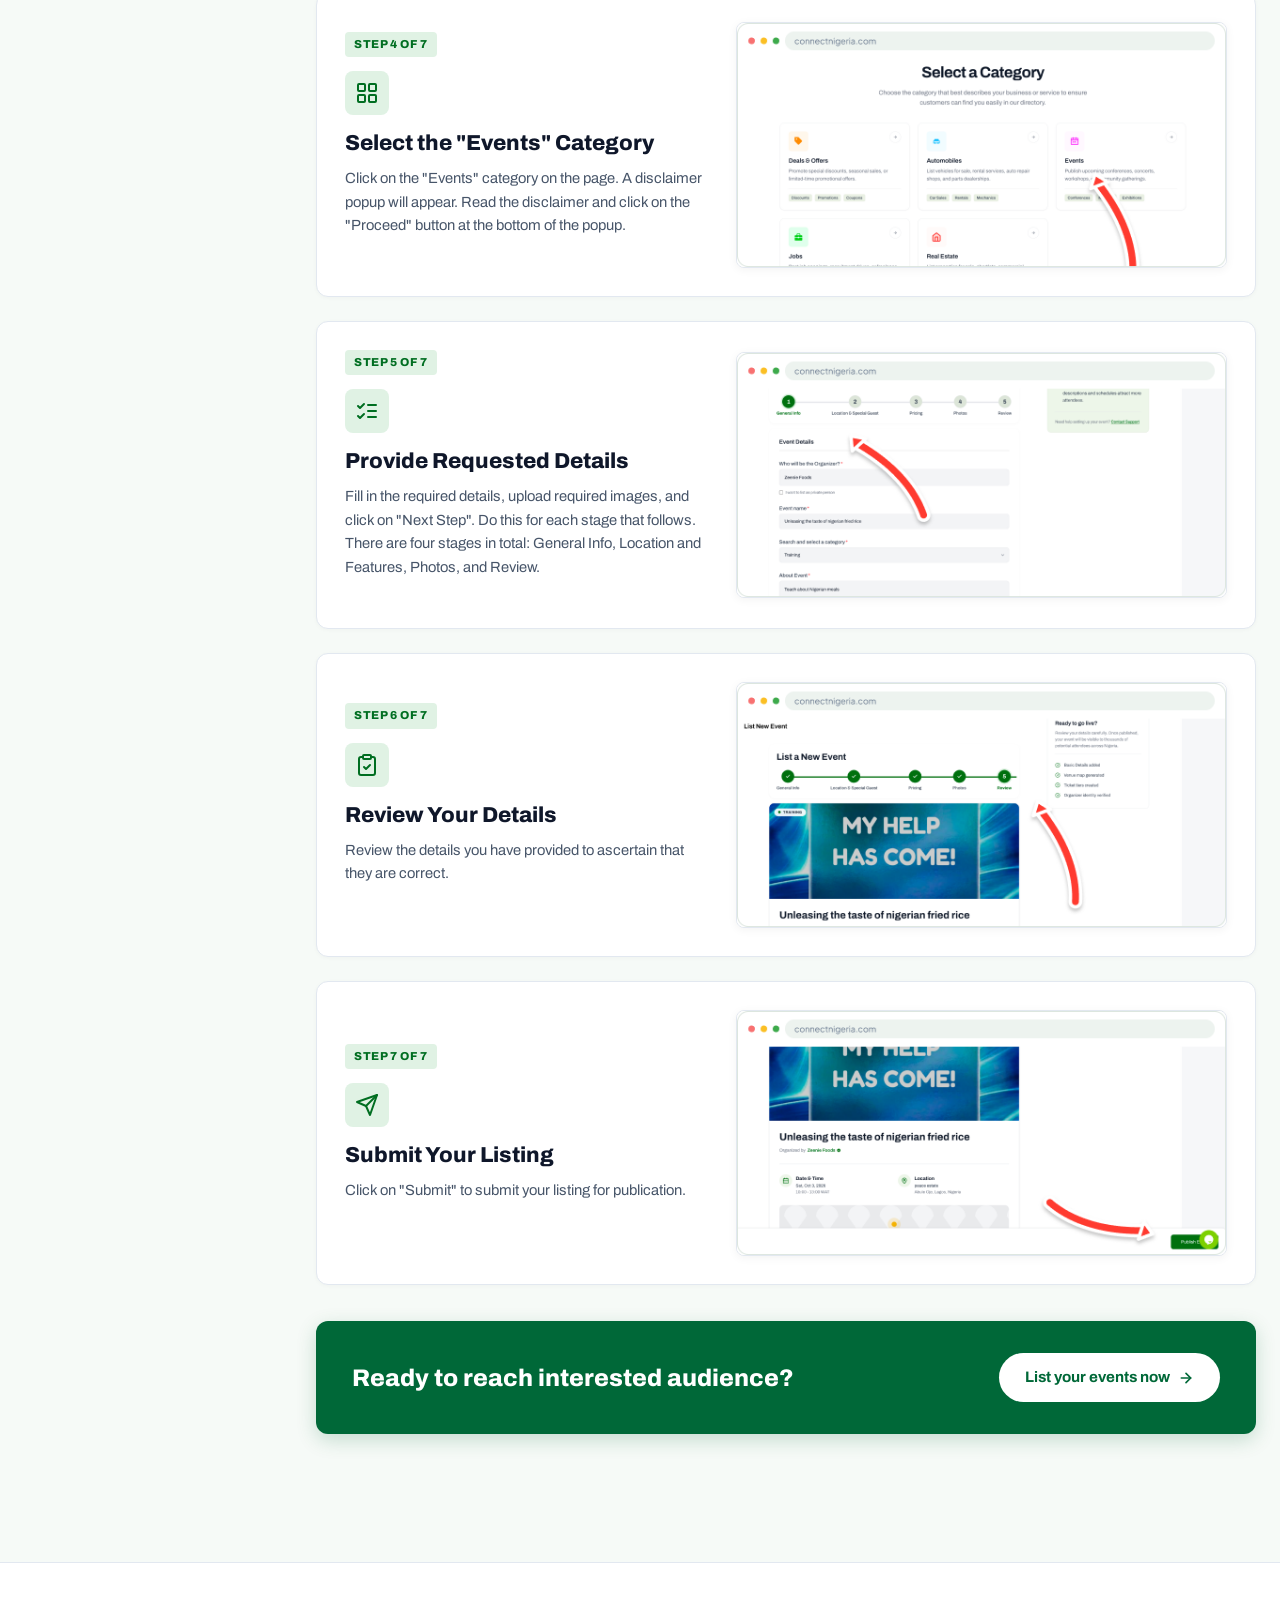
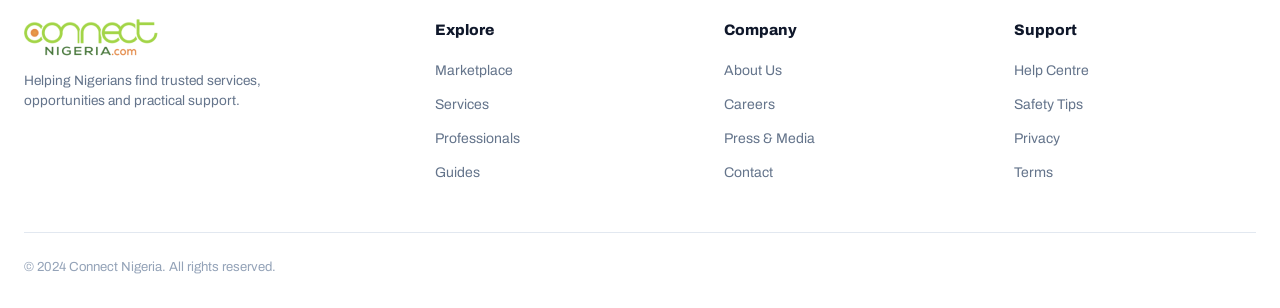
<file: guide-events.html>
<!DOCTYPE html>
<html lang="en">
<head>
  <meta charset="UTF-8">
  <meta name="viewport" content="width=device-width, initial-scale=1.0">
  <title>How to List on Connect Nigeria — Events Guide</title>
  <meta name="description" content="Choose a category, then follow the same seven core steps. Only the category, action and form stages change.">
  <link rel="stylesheet" href="styles.css?v=3">
  <link rel="icon" type="image/png" href="assets/favicon.png">
  <link rel="shortcut icon" href="favicon.ico">
</head>
<body class="guide-page-body">

  <!-- Site Header (Figma 2757:5253) -->
  <header class="site-header guide-header-nav">
    <div class="container">
      <nav class="navbar" aria-label="Main Navigation">
        <a href="index.html" class="brand-logo" aria-label="Connect Nigeria Home">
          <img src="assets/logo.png" alt="Connect Nigeria" class="logo-img" width="135" height="38">
        </a>

        <ul class="nav-links">
          <li><a href="index.html#marketplace">Marketplace</a></li>
          <li><a href="index.html#services">Services</a></li>
          <li><a href="index.html#professionals">Professionals</a></li>
          <li><a href="index.html#about">About</a></li>
        </ul>

        <div class="nav-actions">
          <a href="index.html#login" class="nav-text-link">Login</a>
          <a href="index.html#post-ad" class="btn btn-figma-primary">Register Business</a>
          <button class="mobile-menu-toggle" aria-label="Toggle Navigation Menu">☰</button>
        </div>
      </nav>
    </div>
  </header>

  <main>
    <!-- Guide Header Area (Figma 2757:5272) -->
    <section class="guide-header-area">
      <div class="container">
        <!-- Breadcrumbs (Figma 2757:5273) -->
        <nav class="guide-breadcrumbs" aria-label="Breadcrumb">
          <a href="index.html">Guides</a>
          <svg class="breadcrumb-chevron" width="14" height="14" viewBox="0 0 24 24" fill="none" stroke="currentColor" stroke-width="2" stroke-linecap="round" stroke-linejoin="round"><polyline points="9 18 15 12 9 6"></polyline></svg>
          <span class="breadcrumb-current">How to List</span>
        </nav>

        <!-- Header Content (Figma 2757:5278) -->
        <div class="guide-header-flex">
          <div class="guide-header-copy">
            <div class="guide-badge-wrapper">
              <span class="badge-step-guide">7-STEP GUIDE</span>
            </div>
            <h1 class="guide-main-title">How to List on Connect Nigeria</h1>
            <p class="guide-main-intro">Choose a category, then follow the same seven core steps. Only the category, action and form stages change.</p>
          </div>

          <!-- Guide Summary / Estimated Time (Figma 2757:5284) -->
          <div class="guide-summary-card">
            <span class="reading-time-label">Estimated time</span>
            <span class="reading-time-value">5 minutes</span>
          </div>
        </div>
      </div>
    </section>

    <!-- Category Selector (Figma 2757:5287) -->
    <section class="category-selector-section">
      <div class="container">
        <h2 class="category-selector-prompt">What are you listing?</h2>
        <div class="category-options-grid">
          <!-- Automobiles -->
          <a href="guide-automobiles.html" class="category-card">
            <span class="category-card-title">Automobiles</span>
            <span class="category-card-detail">4 stages: List your car now</span>
          </a>

          <!-- Deals -->
          <a href="guide-deals.html" class="category-card">
            <span class="category-card-title">Deals</span>
            <span class="category-card-detail">4 stages: List your deal now</span>
          </a>

          <!-- Events (Active) -->
          <a href="guide-events.html" class="category-card active" aria-current="page">
            <span class="category-card-title">Events</span>
            <span class="category-card-detail">5 stages: Go round in events now</span>
          </a>

          <!-- Jobs -->
          <a href="guide-jobs.html" class="category-card">
            <span class="category-card-title">Jobs</span>
            <span class="category-card-detail">3 stages: List your job opening now</span>
          </a>

          <!-- Real Estate -->
          <a href="guide-real-estate.html" class="category-card">
            <span class="category-card-title">Real Estate</span>
            <span class="category-card-detail">4 stages: List your property now</span>
          </a>
        </div>
      </div>
    </section>

    <!-- Guide Layout: 2 Columns (Figma 2757:5305) -->
    <section class="guide-layout-wrapper">
      <div class="container">
        <div class="guide-grid-columns">

          <!-- Left Sticky Sidebar: In this guide (Figma 2757:5306) -->
          <aside class="guide-progress-sidebar">
            <h3 class="sidebar-guide-title">In this guide</h3>
            <ul class="progress-steps-list">
              <li>
                <a href="#step-1" class="progress-step-item active" data-step="1">
                  <span class="step-marker-circle">1</span>
                  <span class="progress-step-title">Visit the Connect Nigeria site</span>
                </a>
              </li>
              <li>
                <a href="#step-2" class="progress-step-item" data-step="2">
                  <span class="step-marker-circle">2</span>
                  <span class="progress-step-title">Log in or sign up</span>
                </a>
              </li>
              <li>
                <a href="#step-3" class="progress-step-item" data-step="3">
                  <span class="step-marker-circle">3</span>
                  <span class="progress-step-title">Click on "List Now"</span>
                </a>
              </li>
              <li>
                <a href="#step-4" class="progress-step-item" data-step="4">
                  <span class="step-marker-circle">4</span>
                  <span class="progress-step-title">Select the "Events" Category</span>
                </a>
              </li>
              <li>
                <a href="#step-5" class="progress-step-item" data-step="5">
                  <span class="step-marker-circle">5</span>
                  <span class="progress-step-title">Provide Requested Details</span>
                </a>
              </li>
              <li>
                <a href="#step-6" class="progress-step-item" data-step="6">
                  <span class="step-marker-circle">6</span>
                  <span class="progress-step-title">Review Your Details</span>
                </a>
              </li>
              <li>
                <a href="#step-7" class="progress-step-item" data-step="7">
                  <span class="step-marker-circle">7</span>
                  <span class="progress-step-title">Submit Your Listing</span>
                </a>
              </li>
            </ul>
          </aside>

          <!-- Right Column: Guide Steps (Figma 2757:5339) -->
          <div class="guide-steps-feed">

            <!-- Stage Callout Banner (Figma 2757:5340) -->
            <div class="stage-callout-banner">
              <div class="stage-count-bubble">5</div>
              <div class="stage-banner-copy">
                <h2 class="stage-banner-title">Events has 5 form stages</h2>
                <p class="stage-banner-subtitle">General Info, Location & Special guest, Pricing, Photos, Review</p>
              </div>
            </div>

            <!-- Step 1 (Figma 2757:5346) -->
            <article class="guide-step-card" id="step-1" data-step-id="1">
              <div class="step-copy-side">
                <div class="step-label-tag">STEP 1 OF 7</div>
                <div class="step-icon-box">
                  <!-- globe-2 icon (Figma 2757:5351) -->
                  <svg width="24" height="24" viewBox="0 0 24 24" fill="none" stroke="#006e21" stroke-width="2" stroke-linecap="round" stroke-linejoin="round">
                    <circle cx="12" cy="12" r="10"></circle>
                    <path d="M12 2a14.5 14.5 0 0 0 0 20 14.5 14.5 0 0 0 0-20"></path>
                    <path d="M2 12h20"></path>
                  </svg>
                </div>
                <h3 class="step-card-title">Visit the Connect Nigeria site</h3>
                <p class="step-card-description">Go to www.connectnigeria.com</p>
              </div>
              <div class="step-screenshot-wrapper">
                <img src="assets/guide_events_step_1.png" alt="Step 1: Visit the Connect Nigeria site" class="step-screenshot-img" loading="lazy">
              </div>
            </article>

            <!-- Step 2 (Figma 2757:5368) -->
            <article class="guide-step-card" id="step-2" data-step-id="2">
              <div class="step-copy-side">
                <div class="step-label-tag">STEP 2 OF 7</div>
                <div class="step-icon-box">
                  <!-- user-round icon (Figma 2757:5373) -->
                  <svg width="24" height="24" viewBox="0 0 24 24" fill="none" stroke="#006e21" stroke-width="2" stroke-linecap="round" stroke-linejoin="round">
                    <circle cx="12" cy="8" r="5"></circle>
                    <path d="M20 21a8 8 0 0 0-16 0"></path>
                  </svg>
                </div>
                <h3 class="step-card-title">Log in or sign up</h3>
                <p class="step-card-description">Click "Sign Up" if you haven't registered on the Connect Nigeria platform. If you already have an account, click "Sign In", input your email address and password, then click "Log in"</p>
              </div>
              <div class="step-screenshot-wrapper">
                <img src="assets/guide_events_step_2.png" alt="Step 2: Log in or sign up" class="step-screenshot-img" loading="lazy">
              </div>
            </article>

            <!-- Step 3 (Figma 2757:5394) -->
            <article class="guide-step-card" id="step-3" data-step-id="3">
              <div class="step-copy-side">
                <div class="step-label-tag">STEP 3 OF 7</div>
                <div class="step-icon-box">
                  <!-- mouse-pointer-click icon (Figma 2757:5399) -->
                  <svg width="24" height="24" viewBox="0 0 24 24" fill="none" stroke="#006e21" stroke-width="2" stroke-linecap="round" stroke-linejoin="round">
                    <path d="m9 9 5 12 1.8-5.2L21 14Z"></path>
                    <path d="M7.2 2.2 8 5.1"></path>
                    <path d="m5.1 8-2.9-.8"></path>
                    <path d="M14 4.1 12 6"></path>
                    <path d="m6 12-1.9 2"></path>
                  </svg>
                </div>
                <h3 class="step-card-title">Click on "List Now"</h3>
                <p class="step-card-description">Click on the "List Now" button at the top right corner of the page. This will take you to the "Select a Category" page.</p>
              </div>
              <div class="step-screenshot-wrapper">
                <img src="assets/guide_events_step_3.png" alt="Step 3: Click on List Now" class="step-screenshot-img" loading="lazy">
              </div>
            </article>

            <!-- Step 4 (Figma 2757:5416) -->
            <article class="guide-step-card" id="step-4" data-step-id="4">
              <div class="step-copy-side">
                <div class="step-label-tag">STEP 4 OF 7</div>
                <div class="step-icon-box">
                  <!-- layout-grid icon (Figma 2757:5421) -->
                  <svg width="24" height="24" viewBox="0 0 24 24" fill="none" stroke="#006e21" stroke-width="2" stroke-linecap="round" stroke-linejoin="round">
                    <rect width="7" height="7" x="3" y="3" rx="1"></rect>
                    <rect width="7" height="7" x="14" y="3" rx="1"></rect>
                    <rect width="7" height="7" x="14" y="14" rx="1"></rect>
                    <rect width="7" height="7" x="3" y="14" rx="1"></rect>
                  </svg>
                </div>
                <h3 class="step-card-title">Select the "Events" Category</h3>
                <p class="step-card-description">Click on the "Events" category on the page. A disclaimer popup will appear. Read the disclaimer and click on the "Proceed" button at the bottom of the popup.</p>
              </div>
              <div class="step-screenshot-wrapper">
                <img src="assets/guide_events_step_4.png" alt="Step 4: Select the Events Category" class="step-screenshot-img" loading="lazy">
              </div>
            </article>

            <!-- Step 5 (Figma 2757:5438) -->
            <article class="guide-step-card" id="step-5" data-step-id="5">
              <div class="step-copy-side">
                <div class="step-label-tag">STEP 5 OF 7</div>
                <div class="step-icon-box">
                  <!-- list-checks icon (Figma 2757:5443) -->
                  <svg width="24" height="24" viewBox="0 0 24 24" fill="none" stroke="#006e21" stroke-width="2" stroke-linecap="round" stroke-linejoin="round">
                    <path d="m3 17 2 2 4-4"></path>
                    <path d="m3 7 2 2 4-4"></path>
                    <path d="M13 6h8"></path>
                    <path d="M13 12h8"></path>
                    <path d="M13 18h8"></path>
                  </svg>
                </div>
                <h3 class="step-card-title">Provide Requested Details</h3>
                <p class="step-card-description">Fill in the required details, upload required images, and click on "Next Step". Do this for each stage that follows. There are four stages in total: General Info, Location and Features, Photos, and Review.</p>
              </div>
              <div class="step-screenshot-wrapper">
                <img src="assets/guide_events_step_5.png" alt="Step 5: Provide Requested Details" class="step-screenshot-img" loading="lazy">
              </div>
            </article>

            <!-- Step 6 (Figma 2757:5463) -->
            <article class="guide-step-card" id="step-6" data-step-id="6">
              <div class="step-copy-side">
                <div class="step-label-tag">STEP 6 OF 7</div>
                <div class="step-icon-box">
                  <!-- clipboard-check icon (Figma 2757:5468) -->
                  <svg width="24" height="24" viewBox="0 0 24 24" fill="none" stroke="#006e21" stroke-width="2" stroke-linecap="round" stroke-linejoin="round">
                    <rect width="8" height="4" x="8" y="2" rx="1" ry="1"></rect>
                    <path d="M16 4h2a2 2 0 0 1 2 2v14a2 2 0 0 1-2 2H6a2 2 0 0 1-2-2V6a2 2 0 0 1 2-2h2"></path>
                    <path d="m9 14 2 2 4-4"></path>
                  </svg>
                </div>
                <h3 class="step-card-title">Review Your Details</h3>
                <p class="step-card-description">Review the details you have provided to ascertain that they are correct.</p>
              </div>
              <div class="step-screenshot-wrapper">
                <img src="assets/guide_events_step_6.png" alt="Step 6: Review Your Details" class="step-screenshot-img" loading="lazy">
              </div>
            </article>

            <!-- Step 7 (Figma 2757:5485) -->
            <article class="guide-step-card" id="step-7" data-step-id="7">
              <div class="step-copy-side">
                <div class="step-label-tag">STEP 7 OF 7</div>
                <div class="step-icon-box">
                  <!-- send icon (Figma 2757:5490) -->
                  <svg width="24" height="24" viewBox="0 0 24 24" fill="none" stroke="#006e21" stroke-width="2" stroke-linecap="round" stroke-linejoin="round">
                    <path d="m22 2-7 20-4-9-9-4Z"></path>
                    <path d="M22 2 11 13"></path>
                  </svg>
                </div>
                <h3 class="step-card-title">Submit Your Listing</h3>
                <p class="step-card-description">Click on "Submit" to submit your listing for publication.</p>
              </div>
              <div class="step-screenshot-wrapper">
                <img src="assets/guide_events_step_7.png" alt="Step 7: Submit Your Listing" class="step-screenshot-img" loading="lazy">
              </div>
            </article>

            <!-- Completion Callout Banner (Figma 2757:5507) -->
            <div class="completion-callout-banner">
              <h2 class="completion-banner-title">Ready to reach interested audience?</h2>
              <a href="index.html#post-ad" class="btn-completion">
                <span>List your events now</span>
                <svg width="16" height="16" viewBox="0 0 24 24" fill="none" stroke="currentColor" stroke-width="2.5" stroke-linecap="round" stroke-linejoin="round"><line x1="5" y1="12" x2="19" y2="12"></line><polyline points="12 5 19 12 12 19"></polyline></svg>
              </a>
            </div>

          </div>
        </div>
      </div>
    </section>
  </main>

  <!-- Site Footer (Figma 2757:5515) -->
  <footer class="site-footer-figma">
    <div class="container">
      <div class="footer-figma-grid">
        <!-- Brand Column (Figma 2757:5517) -->
        <div class="footer-brand-col">
          <a href="index.html" class="footer-brand-link">
            <img src="assets/logo.png" alt="Connect Nigeria" class="footer-logo-img" width="135" height="38">
          </a>
          <p class="footer-brand-summary">Helping Nigerians find trusted services, opportunities and practical support.</p>
        </div>

        <!-- Explore Column (Figma 2757:5520) -->
        <div class="footer-nav-col">
          <h4 class="footer-col-heading">Explore</h4>
          <ul class="footer-links">
            <li><a href="index.html#marketplace">Marketplace</a></li>
            <li><a href="index.html#services">Services</a></li>
            <li><a href="index.html#professionals">Professionals</a></li>
            <li><a href="guide-automobiles.html">Guides</a></li>
          </ul>
        </div>

        <!-- Company Column (Figma 2757:5523) -->
        <div class="footer-nav-col">
          <h4 class="footer-col-heading">Company</h4>
          <ul class="footer-links">
            <li><a href="index.html#about">About Us</a></li>
            <li><a href="index.html#careers">Careers</a></li>
            <li><a href="index.html#press">Press & Media</a></li>
            <li><a href="index.html#contact">Contact</a></li>
          </ul>
        </div>

        <!-- Support Column (Figma 2757:5526) -->
        <div class="footer-nav-col">
          <h4 class="footer-col-heading">Support</h4>
          <ul class="footer-links">
            <li><a href="index.html#help">Help Centre</a></li>
            <li><a href="index.html#safety">Safety Tips</a></li>
            <li><a href="index.html#privacy">Privacy</a></li>
            <li><a href="index.html#terms">Terms</a></li>
          </ul>
        </div>
      </div>

      <!-- Copyright Row (Figma 2757:5529) -->
      <div class="footer-copyright-row">
        <p>&copy; 2024 Connect Nigeria. All rights reserved.</p>
      </div>
    </div>
  </footer>

  <script>
    // Smooth scroll and active state sync for guide steps
    document.addEventListener('DOMContentLoaded', () => {
      const stepItems = document.querySelectorAll('.progress-step-item');
      const stepCards = document.querySelectorAll('.guide-step-card');

      // Click navigation
      stepItems.forEach(item => {
        item.addEventListener('click', (e) => {
          e.preventDefault();
          const targetId = item.getAttribute('href');
          const targetCard = document.querySelector(targetId);
          if (targetCard) {
            targetCard.scrollIntoView({ behavior: 'smooth' });
            stepItems.forEach(i => i.classList.remove('active'));
            item.classList.add('active');
          }
        });
      });

      // Scroll spy using IntersectionObserver
      const observerOptions = {
        root: null,
        rootMargin: '-20% 0px -60% 0px',
        threshold: 0
      };

      const observer = new IntersectionObserver((entries) => {
        entries.forEach(entry => {
          if (entry.isIntersecting) {
            const id = entry.target.id;
            stepItems.forEach(item => {
              if (item.getAttribute('href') === `#${id}`) {
                item.classList.add('active');
              } else {
                item.classList.remove('active');
              }
            });
          }
        });
      }, observerOptions);

      stepCards.forEach(card => observer.observe(card));
    });
  </script>
</body>
</html>
</file>
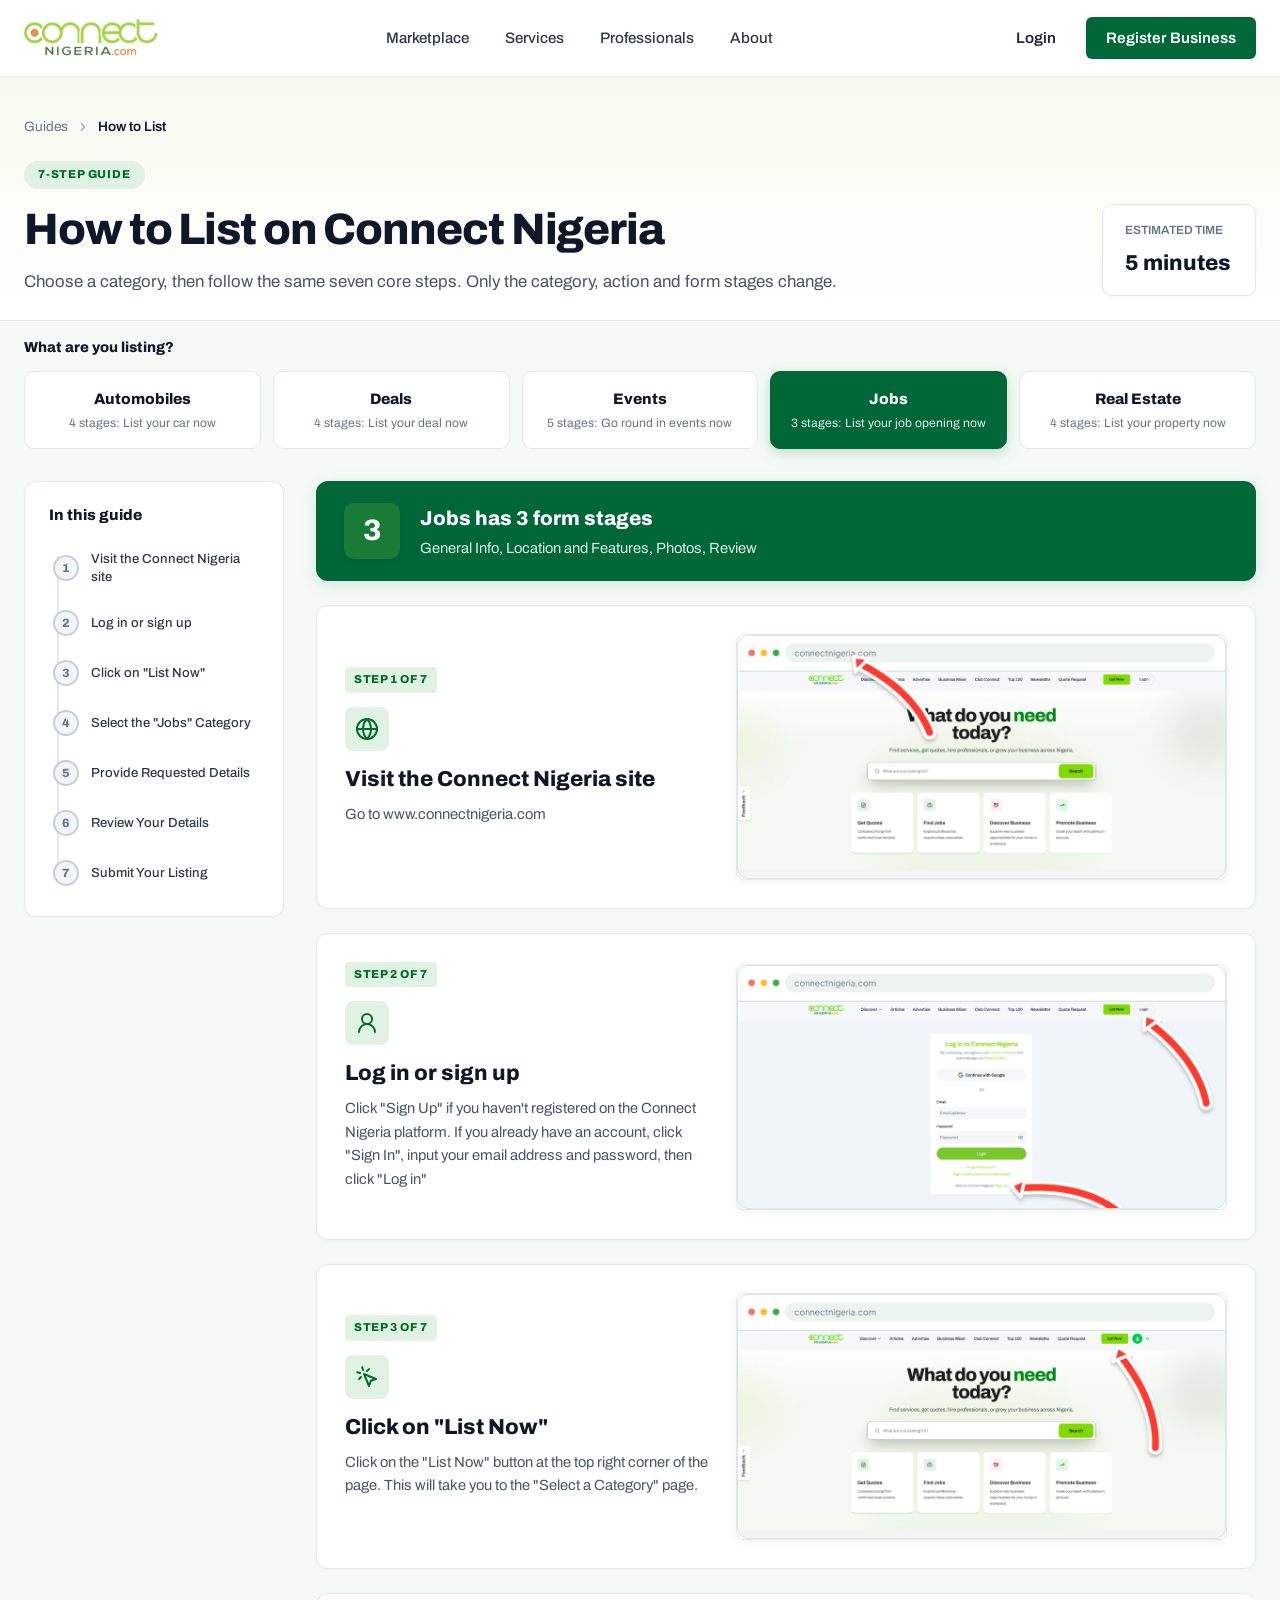
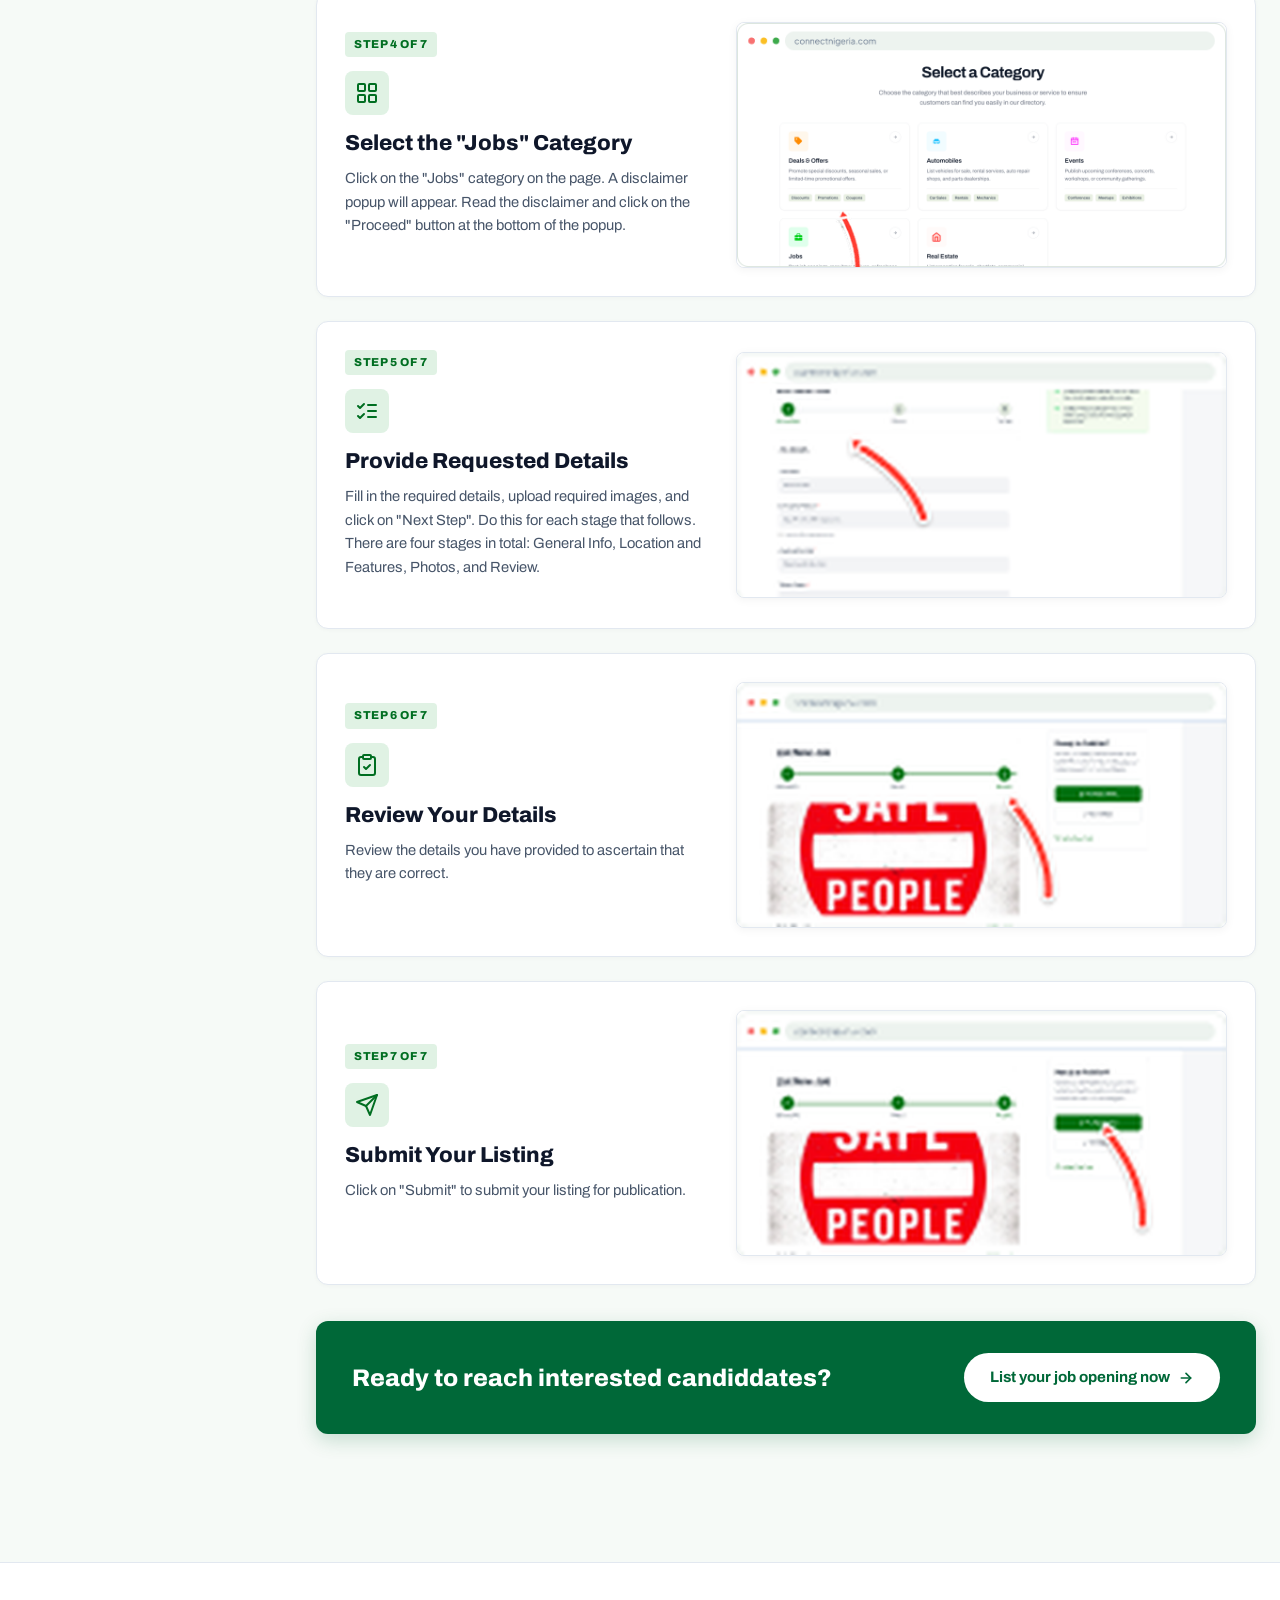
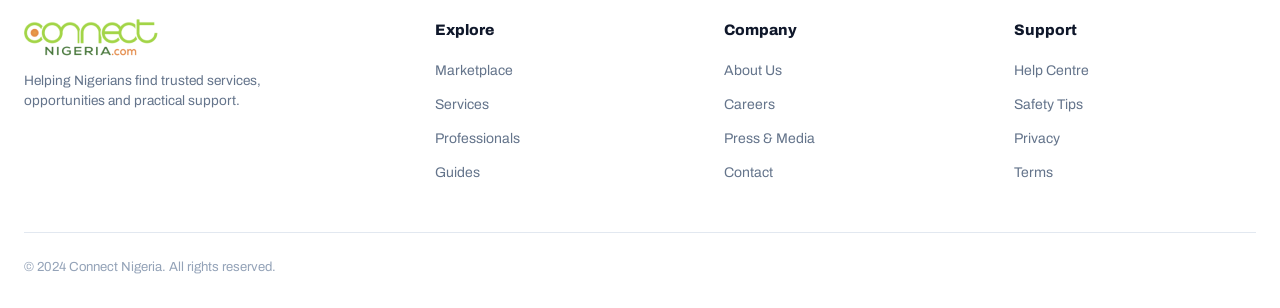
<file: guide-jobs.html>
<!DOCTYPE html>
<html lang="en">
<head>
  <meta charset="UTF-8">
  <meta name="viewport" content="width=device-width, initial-scale=1.0">
  <title>How to List on Connect Nigeria — Jobs Guide</title>
  <meta name="description" content="Choose a category, then follow the same seven core steps. Only the category, action and form stages change.">
  <link rel="stylesheet" href="styles.css?v=3">
  <link rel="icon" type="image/png" href="assets/favicon.png">
  <link rel="shortcut icon" href="favicon.ico">
</head>
<body class="guide-page-body">

  <!-- Site Header (Figma 2757:4973) -->
  <header class="site-header guide-header-nav">
    <div class="container">
      <nav class="navbar" aria-label="Main Navigation">
        <a href="index.html" class="brand-logo" aria-label="Connect Nigeria Home">
          <img src="assets/logo.png" alt="Connect Nigeria" class="logo-img" width="135" height="38">
        </a>

        <ul class="nav-links">
          <li><a href="index.html#marketplace">Marketplace</a></li>
          <li><a href="index.html#services">Services</a></li>
          <li><a href="index.html#professionals">Professionals</a></li>
          <li><a href="index.html#about">About</a></li>
        </ul>

        <div class="nav-actions">
          <a href="index.html#login" class="nav-text-link">Login</a>
          <a href="index.html#post-ad" class="btn btn-figma-primary">Register Business</a>
          <button class="mobile-menu-toggle" aria-label="Toggle Navigation Menu">☰</button>
        </div>
      </nav>
    </div>
  </header>

  <main>
    <!-- Guide Header Area (Figma 2757:4992) -->
    <section class="guide-header-area">
      <div class="container">
        <!-- Breadcrumbs (Figma 2757:4993) -->
        <nav class="guide-breadcrumbs" aria-label="Breadcrumb">
          <a href="index.html">Guides</a>
          <svg class="breadcrumb-chevron" width="14" height="14" viewBox="0 0 24 24" fill="none" stroke="currentColor" stroke-width="2" stroke-linecap="round" stroke-linejoin="round"><polyline points="9 18 15 12 9 6"></polyline></svg>
          <span class="breadcrumb-current">How to List</span>
        </nav>

        <!-- Header Content (Figma 2757:4998) -->
        <div class="guide-header-flex">
          <div class="guide-header-copy">
            <div class="guide-badge-wrapper">
              <span class="badge-step-guide">7-STEP GUIDE</span>
            </div>
            <h1 class="guide-main-title">How to List on Connect Nigeria</h1>
            <p class="guide-main-intro">Choose a category, then follow the same seven core steps. Only the category, action and form stages change.</p>
          </div>

          <!-- Guide Summary / Estimated Time (Figma 2757:5004) -->
          <div class="guide-summary-card">
            <span class="reading-time-label">Estimated time</span>
            <span class="reading-time-value">5 minutes</span>
          </div>
        </div>
      </div>
    </section>

    <!-- Category Selector (Figma 2757:5007) -->
    <section class="category-selector-section">
      <div class="container">
        <h2 class="category-selector-prompt">What are you listing?</h2>
        <div class="category-options-grid">
          <!-- Automobiles -->
          <a href="guide-automobiles.html" class="category-card">
            <span class="category-card-title">Automobiles</span>
            <span class="category-card-detail">4 stages: List your car now</span>
          </a>

          <!-- Deals -->
          <a href="guide-deals.html" class="category-card">
            <span class="category-card-title">Deals</span>
            <span class="category-card-detail">4 stages: List your deal now</span>
          </a>

          <!-- Events -->
          <a href="guide-events.html" class="category-card">
            <span class="category-card-title">Events</span>
            <span class="category-card-detail">5 stages: Go round in events now</span>
          </a>

          <!-- Jobs (Active) -->
          <a href="guide-jobs.html" class="category-card active" aria-current="page">
            <span class="category-card-title">Jobs</span>
            <span class="category-card-detail">3 stages: List your job opening now</span>
          </a>

          <!-- Real Estate -->
          <a href="guide-real-estate.html" class="category-card">
            <span class="category-card-title">Real Estate</span>
            <span class="category-card-detail">4 stages: List your property now</span>
          </a>
        </div>
      </div>
    </section>

    <!-- Guide Layout: 2 Columns (Figma 2757:5025) -->
    <section class="guide-layout-wrapper">
      <div class="container">
        <div class="guide-grid-columns">

          <!-- Left Sticky Sidebar: In this guide (Figma 2757:5026) -->
          <aside class="guide-progress-sidebar">
            <h3 class="sidebar-guide-title">In this guide</h3>
            <ul class="progress-steps-list">
              <li>
                <a href="#step-1" class="progress-step-item active" data-step="1">
                  <span class="step-marker-circle">1</span>
                  <span class="progress-step-title">Visit the Connect Nigeria site</span>
                </a>
              </li>
              <li>
                <a href="#step-2" class="progress-step-item" data-step="2">
                  <span class="step-marker-circle">2</span>
                  <span class="progress-step-title">Log in or sign up</span>
                </a>
              </li>
              <li>
                <a href="#step-3" class="progress-step-item" data-step="3">
                  <span class="step-marker-circle">3</span>
                  <span class="progress-step-title">Click on "List Now"</span>
                </a>
              </li>
              <li>
                <a href="#step-4" class="progress-step-item" data-step="4">
                  <span class="step-marker-circle">4</span>
                  <span class="progress-step-title">Select the "Jobs" Category</span>
                </a>
              </li>
              <li>
                <a href="#step-5" class="progress-step-item" data-step="5">
                  <span class="step-marker-circle">5</span>
                  <span class="progress-step-title">Provide Requested Details</span>
                </a>
              </li>
              <li>
                <a href="#step-6" class="progress-step-item" data-step="6">
                  <span class="step-marker-circle">6</span>
                  <span class="progress-step-title">Review Your Details</span>
                </a>
              </li>
              <li>
                <a href="#step-7" class="progress-step-item" data-step="7">
                  <span class="step-marker-circle">7</span>
                  <span class="progress-step-title">Submit Your Listing</span>
                </a>
              </li>
            </ul>
          </aside>

          <!-- Right Column: Guide Steps (Figma 2757:5059) -->
          <div class="guide-steps-feed">

            <!-- Stage Callout Banner (Figma 2757:5060) -->
            <div class="stage-callout-banner">
              <div class="stage-count-bubble">3</div>
              <div class="stage-banner-copy">
                <h2 class="stage-banner-title">Jobs has 3 form stages</h2>
                <p class="stage-banner-subtitle">General Info, Location and Features, Photos, Review</p>
              </div>
            </div>

            <!-- Step 1 (Figma 2757:5066) -->
            <article class="guide-step-card" id="step-1" data-step-id="1">
              <div class="step-copy-side">
                <div class="step-label-tag">STEP 1 OF 7</div>
                <div class="step-icon-box">
                  <!-- globe-2 icon (Figma 2757:5071) -->
                  <svg width="24" height="24" viewBox="0 0 24 24" fill="none" stroke="#006e21" stroke-width="2" stroke-linecap="round" stroke-linejoin="round">
                    <circle cx="12" cy="12" r="10"></circle>
                    <path d="M12 2a14.5 14.5 0 0 0 0 20 14.5 14.5 0 0 0 0-20"></path>
                    <path d="M2 12h20"></path>
                  </svg>
                </div>
                <h3 class="step-card-title">Visit the Connect Nigeria site</h3>
                <p class="step-card-description">Go to www.connectnigeria.com</p>
              </div>
              <div class="step-screenshot-wrapper">
                <img src="assets/guide_jobs_step_1.png" alt="Step 1: Visit the Connect Nigeria site" class="step-screenshot-img" loading="lazy">
              </div>
            </article>

            <!-- Step 2 (Figma 2757:5088) -->
            <article class="guide-step-card" id="step-2" data-step-id="2">
              <div class="step-copy-side">
                <div class="step-label-tag">STEP 2 OF 7</div>
                <div class="step-icon-box">
                  <!-- user-round icon (Figma 2757:5093) -->
                  <svg width="24" height="24" viewBox="0 0 24 24" fill="none" stroke="#006e21" stroke-width="2" stroke-linecap="round" stroke-linejoin="round">
                    <circle cx="12" cy="8" r="5"></circle>
                    <path d="M20 21a8 8 0 0 0-16 0"></path>
                  </svg>
                </div>
                <h3 class="step-card-title">Log in or sign up</h3>
                <p class="step-card-description">Click "Sign Up" if you haven't registered on the Connect Nigeria platform. If you already have an account, click "Sign In", input your email address and password, then click "Log in"</p>
              </div>
              <div class="step-screenshot-wrapper">
                <img src="assets/guide_jobs_step_2.png" alt="Step 2: Log in or sign up" class="step-screenshot-img" loading="lazy">
              </div>
            </article>

            <!-- Step 3 (Figma 2757:5114) -->
            <article class="guide-step-card" id="step-3" data-step-id="3">
              <div class="step-copy-side">
                <div class="step-label-tag">STEP 3 OF 7</div>
                <div class="step-icon-box">
                  <!-- mouse-pointer-click icon (Figma 2757:5119) -->
                  <svg width="24" height="24" viewBox="0 0 24 24" fill="none" stroke="#006e21" stroke-width="2" stroke-linecap="round" stroke-linejoin="round">
                    <path d="m9 9 5 12 1.8-5.2L21 14Z"></path>
                    <path d="M7.2 2.2 8 5.1"></path>
                    <path d="m5.1 8-2.9-.8"></path>
                    <path d="M14 4.1 12 6"></path>
                    <path d="m6 12-1.9 2"></path>
                  </svg>
                </div>
                <h3 class="step-card-title">Click on "List Now"</h3>
                <p class="step-card-description">Click on the "List Now" button at the top right corner of the page. This will take you to the "Select a Category" page.</p>
              </div>
              <div class="step-screenshot-wrapper">
                <img src="assets/guide_jobs_step_3.png" alt="Step 3: Click on List Now" class="step-screenshot-img" loading="lazy">
              </div>
            </article>

            <!-- Step 4 (Figma 2757:5136) -->
            <article class="guide-step-card" id="step-4" data-step-id="4">
              <div class="step-copy-side">
                <div class="step-label-tag">STEP 4 OF 7</div>
                <div class="step-icon-box">
                  <!-- layout-grid icon (Figma 2757:5141) -->
                  <svg width="24" height="24" viewBox="0 0 24 24" fill="none" stroke="#006e21" stroke-width="2" stroke-linecap="round" stroke-linejoin="round">
                    <rect width="7" height="7" x="3" y="3" rx="1"></rect>
                    <rect width="7" height="7" x="14" y="3" rx="1"></rect>
                    <rect width="7" height="7" x="14" y="14" rx="1"></rect>
                    <rect width="7" height="7" x="3" y="14" rx="1"></rect>
                  </svg>
                </div>
                <h3 class="step-card-title">Select the "Jobs" Category</h3>
                <p class="step-card-description">Click on the "Jobs" category on the page. A disclaimer popup will appear. Read the disclaimer and click on the "Proceed" button at the bottom of the popup.</p>
              </div>
              <div class="step-screenshot-wrapper">
                <img src="assets/guide_jobs_step_4.png" alt="Step 4: Select the Jobs Category" class="step-screenshot-img" loading="lazy">
              </div>
            </article>

            <!-- Step 5 (Figma 2757:5158) -->
            <article class="guide-step-card" id="step-5" data-step-id="5">
              <div class="step-copy-side">
                <div class="step-label-tag">STEP 5 OF 7</div>
                <div class="step-icon-box">
                  <!-- list-checks icon (Figma 2757:5163) -->
                  <svg width="24" height="24" viewBox="0 0 24 24" fill="none" stroke="#006e21" stroke-width="2" stroke-linecap="round" stroke-linejoin="round">
                    <path d="m3 17 2 2 4-4"></path>
                    <path d="m3 7 2 2 4-4"></path>
                    <path d="M13 6h8"></path>
                    <path d="M13 12h8"></path>
                    <path d="M13 18h8"></path>
                  </svg>
                </div>
                <h3 class="step-card-title">Provide Requested Details</h3>
                <p class="step-card-description">Fill in the required details, upload required images, and click on "Next Step". Do this for each stage that follows. There are four stages in total: General Info, Location and Features, Photos, and Review.</p>
              </div>
              <div class="step-screenshot-wrapper">
                <img src="assets/guide_jobs_step_5.png" alt="Step 5: Provide Requested Details" class="step-screenshot-img" loading="lazy">
              </div>
            </article>

            <!-- Step 6 (Figma 2757:5183) -->
            <article class="guide-step-card" id="step-6" data-step-id="6">
              <div class="step-copy-side">
                <div class="step-label-tag">STEP 6 OF 7</div>
                <div class="step-icon-box">
                  <!-- clipboard-check icon (Figma 2757:5188) -->
                  <svg width="24" height="24" viewBox="0 0 24 24" fill="none" stroke="#006e21" stroke-width="2" stroke-linecap="round" stroke-linejoin="round">
                    <rect width="8" height="4" x="8" y="2" rx="1" ry="1"></rect>
                    <path d="M16 4h2a2 2 0 0 1 2 2v14a2 2 0 0 1-2 2H6a2 2 0 0 1-2-2V6a2 2 0 0 1 2-2h2"></path>
                    <path d="m9 14 2 2 4-4"></path>
                  </svg>
                </div>
                <h3 class="step-card-title">Review Your Details</h3>
                <p class="step-card-description">Review the details you have provided to ascertain that they are correct.</p>
              </div>
              <div class="step-screenshot-wrapper">
                <img src="assets/guide_jobs_step_6.png" alt="Step 6: Review Your Details" class="step-screenshot-img" loading="lazy">
              </div>
            </article>

            <!-- Step 7 (Figma 2757:5205) -->
            <article class="guide-step-card" id="step-7" data-step-id="7">
              <div class="step-copy-side">
                <div class="step-label-tag">STEP 7 OF 7</div>
                <div class="step-icon-box">
                  <!-- send icon (Figma 2757:5210) -->
                  <svg width="24" height="24" viewBox="0 0 24 24" fill="none" stroke="#006e21" stroke-width="2" stroke-linecap="round" stroke-linejoin="round">
                    <path d="m22 2-7 20-4-9-9-4Z"></path>
                    <path d="M22 2 11 13"></path>
                  </svg>
                </div>
                <h3 class="step-card-title">Submit Your Listing</h3>
                <p class="step-card-description">Click on "Submit" to submit your listing for publication.</p>
              </div>
              <div class="step-screenshot-wrapper">
                <img src="assets/guide_jobs_step_7.png" alt="Step 7: Submit Your Listing" class="step-screenshot-img" loading="lazy">
              </div>
            </article>

            <!-- Completion Callout Banner (Figma 2757:5227) -->
            <div class="completion-callout-banner">
              <h2 class="completion-banner-title">Ready to reach interested candiddates?</h2>
              <a href="index.html#post-ad" class="btn-completion">
                <span>List your job opening now</span>
                <svg width="16" height="16" viewBox="0 0 24 24" fill="none" stroke="currentColor" stroke-width="2.5" stroke-linecap="round" stroke-linejoin="round"><line x1="5" y1="12" x2="19" y2="12"></line><polyline points="12 5 19 12 12 19"></polyline></svg>
              </a>
            </div>

          </div>
        </div>
      </div>
    </section>
  </main>

  <!-- Site Footer (Figma 2757:5235) -->
  <footer class="site-footer-figma">
    <div class="container">
      <div class="footer-figma-grid">
        <!-- Brand Column (Figma 2757:5237) -->
        <div class="footer-brand-col">
          <a href="index.html" class="footer-brand-link">
            <img src="assets/logo.png" alt="Connect Nigeria" class="footer-logo-img" width="135" height="38">
          </a>
          <p class="footer-brand-summary">Helping Nigerians find trusted services, opportunities and practical support.</p>
        </div>

        <!-- Explore Column (Figma 2757:5240) -->
        <div class="footer-nav-col">
          <h4 class="footer-col-heading">Explore</h4>
          <ul class="footer-links">
            <li><a href="index.html#marketplace">Marketplace</a></li>
            <li><a href="index.html#services">Services</a></li>
            <li><a href="index.html#professionals">Professionals</a></li>
            <li><a href="guide-automobiles.html">Guides</a></li>
          </ul>
        </div>

        <!-- Company Column (Figma 2757:5243) -->
        <div class="footer-nav-col">
          <h4 class="footer-col-heading">Company</h4>
          <ul class="footer-links">
            <li><a href="index.html#about">About Us</a></li>
            <li><a href="index.html#careers">Careers</a></li>
            <li><a href="index.html#press">Press & Media</a></li>
            <li><a href="index.html#contact">Contact</a></li>
          </ul>
        </div>

        <!-- Support Column (Figma 2757:5246) -->
        <div class="footer-nav-col">
          <h4 class="footer-col-heading">Support</h4>
          <ul class="footer-links">
            <li><a href="index.html#help">Help Centre</a></li>
            <li><a href="index.html#safety">Safety Tips</a></li>
            <li><a href="index.html#privacy">Privacy</a></li>
            <li><a href="index.html#terms">Terms</a></li>
          </ul>
        </div>
      </div>

      <!-- Copyright Row (Figma 2757:5249) -->
      <div class="footer-copyright-row">
        <p>&copy; 2024 Connect Nigeria. All rights reserved.</p>
      </div>
    </div>
  </footer>

  <script src="app.js"></script>
</body>
</html>
</file>
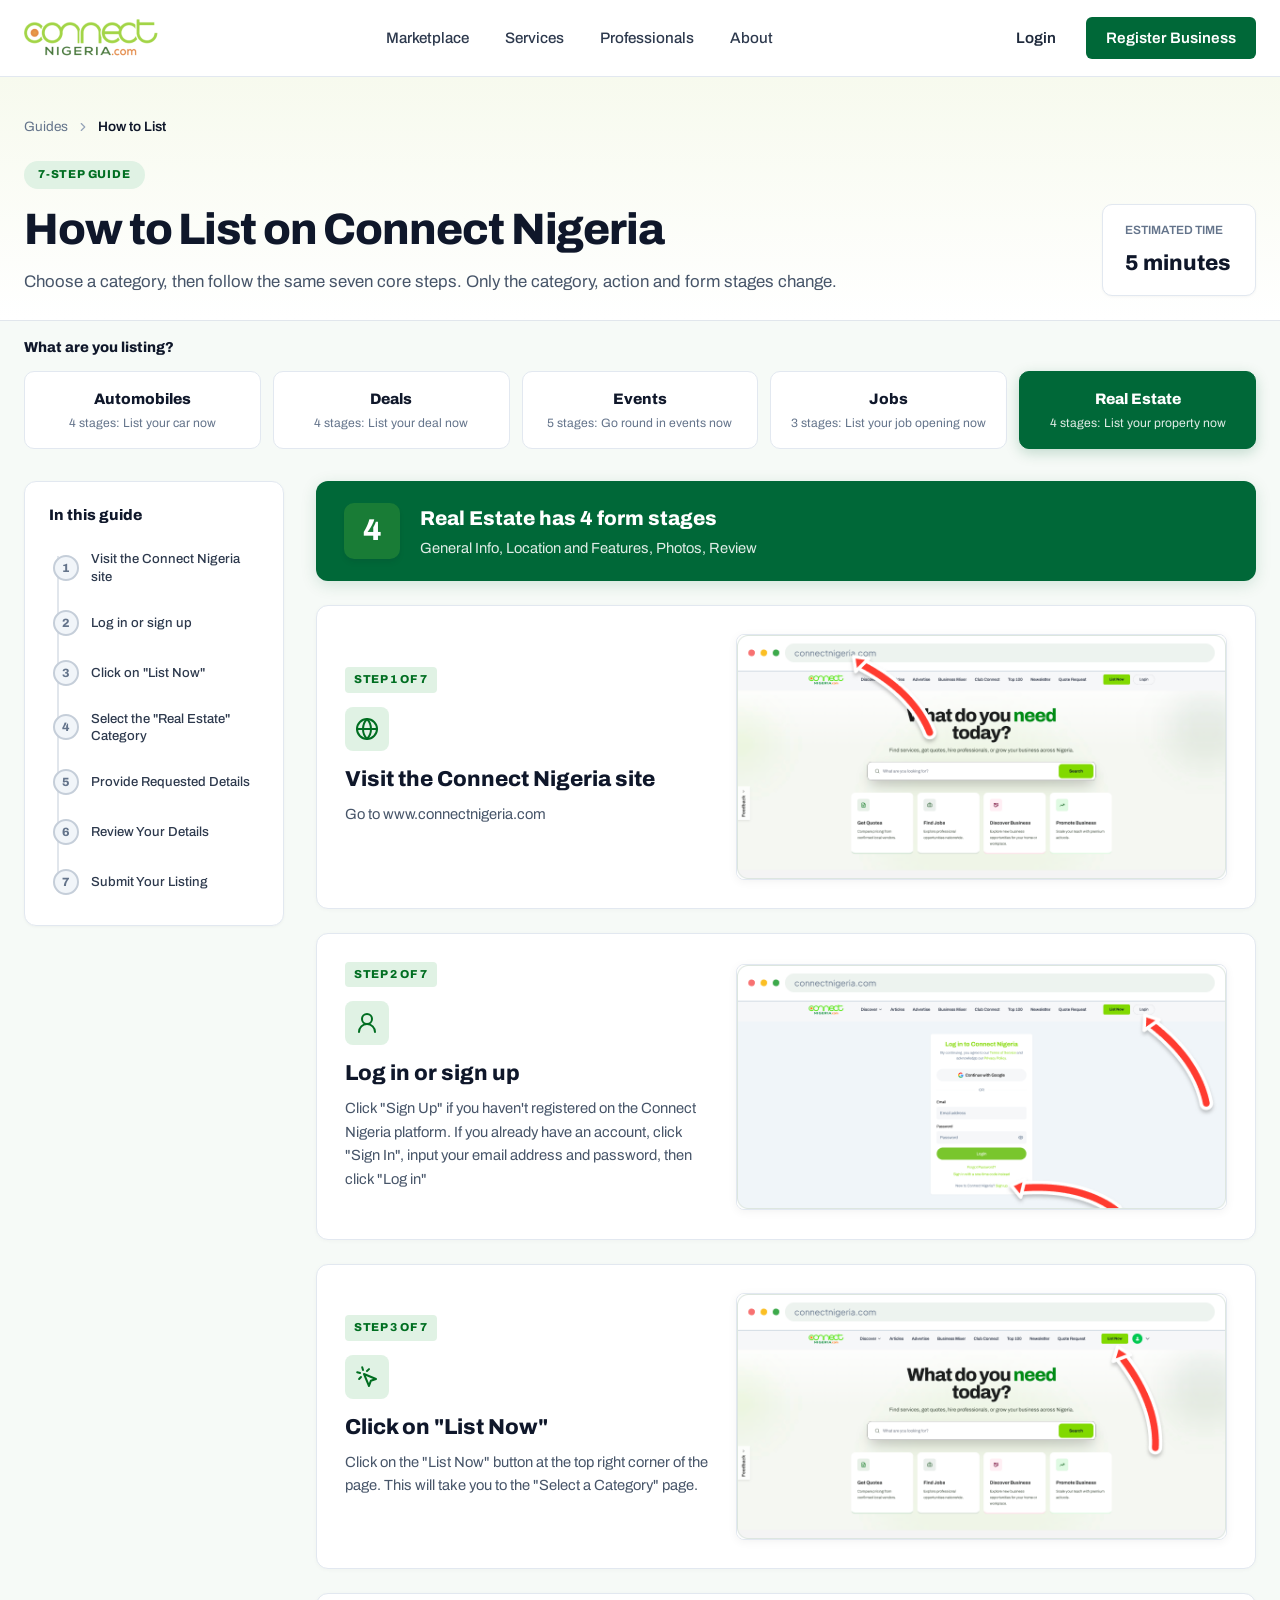
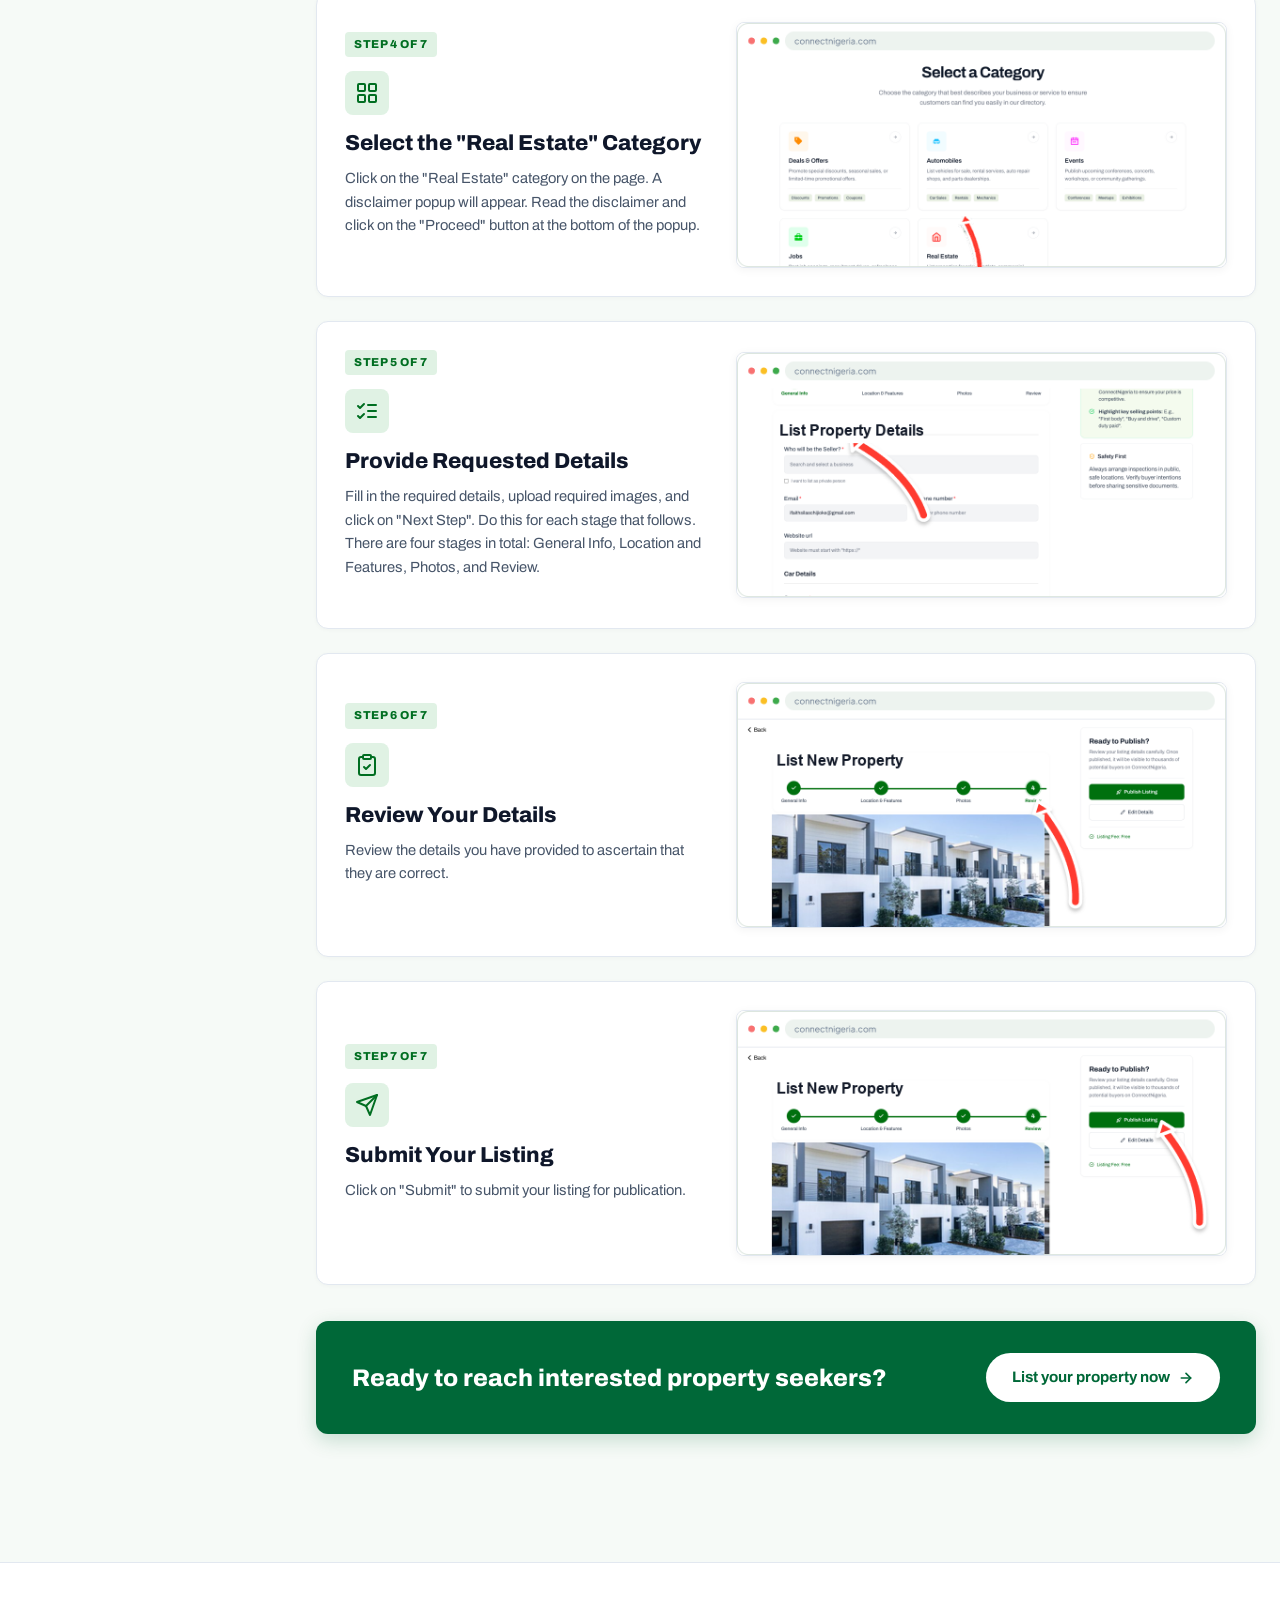
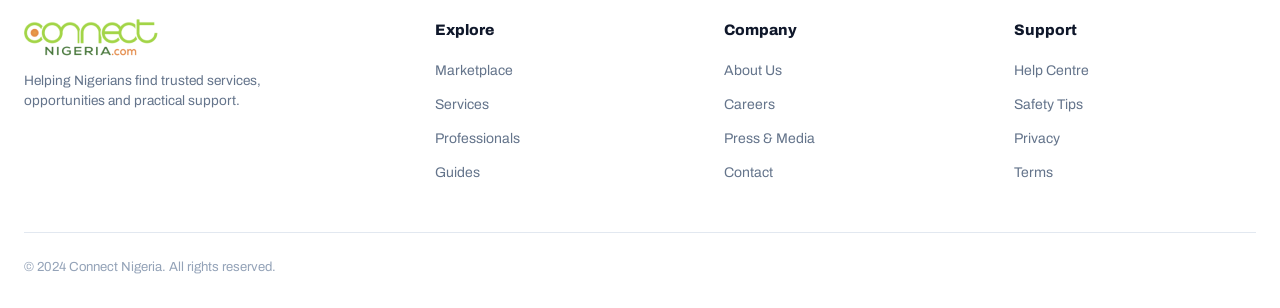
<file: guide-real-estate.html>
<!DOCTYPE html>
<html lang="en">
<head>
  <meta charset="UTF-8">
  <meta name="viewport" content="width=device-width, initial-scale=1.0">
  <title>How to List on Connect Nigeria — Real Estate Guide</title>
  <meta name="description" content="Choose a category, then follow the same seven core steps. Only the category, action and form stages change.">
  <link rel="stylesheet" href="styles.css?v=3">
  <link rel="icon" type="image/png" href="assets/favicon.png">
  <link rel="shortcut icon" href="favicon.ico">
</head>
<body class="guide-page-body">

  <!-- Site Header (Figma 2757:5515) -->
  <header class="site-header guide-header-nav">
    <div class="container">
      <nav class="navbar" aria-label="Main Navigation">
        <a href="index.html" class="brand-logo" aria-label="Connect Nigeria Home">
          <img src="assets/logo.png" alt="Connect Nigeria" class="logo-img" width="135" height="38">
        </a>

        <ul class="nav-links">
          <li><a href="index.html#marketplace">Marketplace</a></li>
          <li><a href="index.html#services">Services</a></li>
          <li><a href="index.html#professionals">Professionals</a></li>
          <li><a href="index.html#about">About</a></li>
        </ul>

        <div class="nav-actions">
          <a href="index.html#login" class="nav-text-link">Login</a>
          <a href="index.html#post-ad" class="btn btn-figma-primary">Register Business</a>
          <button class="mobile-menu-toggle" aria-label="Toggle Navigation Menu">☰</button>
        </div>
      </nav>
    </div>
  </header>

  <main>
    <!-- Guide Header Area (Figma 2757:5532) -->
    <section class="guide-header-area">
      <div class="container">
        <!-- Breadcrumbs -->
        <nav class="guide-breadcrumbs" aria-label="Breadcrumb">
          <a href="index.html">Guides</a>
          <svg class="breadcrumb-chevron" width="14" height="14" viewBox="0 0 24 24" fill="none" stroke="currentColor" stroke-width="2" stroke-linecap="round" stroke-linejoin="round"><polyline points="9 18 15 12 9 6"></polyline></svg>
          <span class="breadcrumb-current">How to List</span>
        </nav>

        <!-- Header Content -->
        <div class="guide-header-flex">
          <div class="guide-header-copy">
            <div class="guide-badge-wrapper">
              <span class="badge-step-guide">7-STEP GUIDE</span>
            </div>
            <h1 class="guide-main-title">How to List on Connect Nigeria</h1>
            <p class="guide-main-intro">Choose a category, then follow the same seven core steps. Only the category, action and form stages change.</p>
          </div>

          <!-- Guide Summary / Estimated Time -->
          <div class="guide-summary-card">
            <span class="reading-time-label">Estimated time</span>
            <span class="reading-time-value">5 minutes</span>
          </div>
        </div>
      </div>
    </section>

    <!-- Category Selector -->
    <section class="category-selector-section">
      <div class="container">
        <h2 class="category-selector-prompt">What are you listing?</h2>
        <div class="category-options-grid">
          <!-- Automobiles -->
          <a href="guide-automobiles.html" class="category-card">
            <span class="category-card-title">Automobiles</span>
            <span class="category-card-detail">4 stages: List your car now</span>
          </a>

          <!-- Deals -->
          <a href="guide-deals.html" class="category-card">
            <span class="category-card-title">Deals</span>
            <span class="category-card-detail">4 stages: List your deal now</span>
          </a>

          <!-- Events -->
          <a href="guide-events.html" class="category-card">
            <span class="category-card-title">Events</span>
            <span class="category-card-detail">5 stages: Go round in events now</span>
          </a>

          <!-- Jobs -->
          <a href="guide-jobs.html" class="category-card">
            <span class="category-card-title">Jobs</span>
            <span class="category-card-detail">3 stages: List your job opening now</span>
          </a>

          <!-- Real Estate (Active) -->
          <a href="guide-real-estate.html" class="category-card active" aria-current="page">
            <span class="category-card-title">Real Estate</span>
            <span class="category-card-detail">4 stages: List your property now</span>
          </a>
        </div>
      </div>
    </section>

    <!-- Guide Layout: 2 Columns -->
    <section class="guide-layout-wrapper">
      <div class="container">
        <div class="guide-grid-columns">

          <!-- Left Sticky Sidebar: In this guide -->
          <aside class="guide-progress-sidebar">
            <h3 class="sidebar-guide-title">In this guide</h3>
            <ul class="progress-steps-list">
              <li>
                <a href="#step-1" class="progress-step-item active" data-step="1">
                  <span class="step-marker-circle">1</span>
                  <span class="progress-step-title">Visit the Connect Nigeria site</span>
                </a>
              </li>
              <li>
                <a href="#step-2" class="progress-step-item" data-step="2">
                  <span class="step-marker-circle">2</span>
                  <span class="progress-step-title">Log in or sign up</span>
                </a>
              </li>
              <li>
                <a href="#step-3" class="progress-step-item" data-step="3">
                  <span class="step-marker-circle">3</span>
                  <span class="progress-step-title">Click on "List Now"</span>
                </a>
              </li>
              <li>
                <a href="#step-4" class="progress-step-item" data-step="4">
                  <span class="step-marker-circle">4</span>
                  <span class="progress-step-title">Select the "Real Estate" Category</span>
                </a>
              </li>
              <li>
                <a href="#step-5" class="progress-step-item" data-step="5">
                  <span class="step-marker-circle">5</span>
                  <span class="progress-step-title">Provide Requested Details</span>
                </a>
              </li>
              <li>
                <a href="#step-6" class="progress-step-item" data-step="6">
                  <span class="step-marker-circle">6</span>
                  <span class="progress-step-title">Review Your Details</span>
                </a>
              </li>
              <li>
                <a href="#step-7" class="progress-step-item" data-step="7">
                  <span class="step-marker-circle">7</span>
                  <span class="progress-step-title">Submit Your Listing</span>
                </a>
              </li>
            </ul>
          </aside>

          <!-- Right Column: Guide Steps -->
          <div class="guide-steps-feed">

            <!-- Stage Callout Banner -->
            <div class="stage-callout-banner">
              <div class="stage-count-bubble">4</div>
              <div class="stage-banner-copy">
                <h2 class="stage-banner-title">Real Estate has 4 form stages</h2>
                <p class="stage-banner-subtitle">General Info, Location and Features, Photos, Review</p>
              </div>
            </div>

            <!-- Step 1 -->
            <article class="guide-step-card" id="step-1" data-step-id="1">
              <div class="step-copy-side">
                <div class="step-label-tag">STEP 1 OF 7</div>
                <div class="step-icon-box">
                  <!-- globe-2 icon -->
                  <svg width="24" height="24" viewBox="0 0 24 24" fill="none" stroke="#006e21" stroke-width="2" stroke-linecap="round" stroke-linejoin="round">
                    <circle cx="12" cy="12" r="10"></circle>
                    <path d="M12 2a14.5 14.5 0 0 0 0 20 14.5 14.5 0 0 0 0-20"></path>
                    <path d="M2 12h20"></path>
                  </svg>
                </div>
                <h3 class="step-card-title">Visit the Connect Nigeria site</h3>
                <p class="step-card-description">Go to www.connectnigeria.com</p>
              </div>
              <div class="step-screenshot-wrapper">
                <img src="assets/guide_real_estate_step_1.png" alt="Step 1: Visit the Connect Nigeria site" class="step-screenshot-img" loading="lazy">
              </div>
            </article>

            <!-- Step 2 -->
            <article class="guide-step-card" id="step-2" data-step-id="2">
              <div class="step-copy-side">
                <div class="step-label-tag">STEP 2 OF 7</div>
                <div class="step-icon-box">
                  <!-- user-round icon -->
                  <svg width="24" height="24" viewBox="0 0 24 24" fill="none" stroke="#006e21" stroke-width="2" stroke-linecap="round" stroke-linejoin="round">
                    <circle cx="12" cy="8" r="5"></circle>
                    <path d="M20 21a8 8 0 0 0-16 0"></path>
                  </svg>
                </div>
                <h3 class="step-card-title">Log in or sign up</h3>
                <p class="step-card-description">Click "Sign Up" if you haven't registered on the Connect Nigeria platform. If you already have an account, click "Sign In", input your email address and password, then click "Log in"</p>
              </div>
              <div class="step-screenshot-wrapper">
                <img src="assets/guide_real_estate_step_2.png" alt="Step 2: Log in or sign up" class="step-screenshot-img" loading="lazy">
              </div>
            </article>

            <!-- Step 3 -->
            <article class="guide-step-card" id="step-3" data-step-id="3">
              <div class="step-copy-side">
                <div class="step-label-tag">STEP 3 OF 7</div>
                <div class="step-icon-box">
                  <!-- mouse-pointer-click icon -->
                  <svg width="24" height="24" viewBox="0 0 24 24" fill="none" stroke="#006e21" stroke-width="2" stroke-linecap="round" stroke-linejoin="round">
                    <path d="m9 9 5 12 1.8-5.2L21 14Z"></path>
                    <path d="M7.2 2.2 8 5.1"></path>
                    <path d="m5.1 8-2.9-.8"></path>
                    <path d="M14 4.1 12 6"></path>
                    <path d="m6 12-1.9 2"></path>
                  </svg>
                </div>
                <h3 class="step-card-title">Click on "List Now"</h3>
                <p class="step-card-description">Click on the "List Now" button at the top right corner of the page. This will take you to the "Select a Category" page.</p>
              </div>
              <div class="step-screenshot-wrapper">
                <img src="assets/guide_real_estate_step_3.png" alt="Step 3: Click on List Now" class="step-screenshot-img" loading="lazy">
              </div>
            </article>

            <!-- Step 4 -->
            <article class="guide-step-card" id="step-4" data-step-id="4">
              <div class="step-copy-side">
                <div class="step-label-tag">STEP 4 OF 7</div>
                <div class="step-icon-box">
                  <!-- layout-grid icon -->
                  <svg width="24" height="24" viewBox="0 0 24 24" fill="none" stroke="#006e21" stroke-width="2" stroke-linecap="round" stroke-linejoin="round">
                    <rect width="7" height="7" x="3" y="3" rx="1"></rect>
                    <rect width="7" height="7" x="14" y="3" rx="1"></rect>
                    <rect width="7" height="7" x="14" y="14" rx="1"></rect>
                    <rect width="7" height="7" x="3" y="14" rx="1"></rect>
                  </svg>
                </div>
                <h3 class="step-card-title">Select the "Real Estate" Category</h3>
                <p class="step-card-description">Click on the "Real Estate" category on the page. A disclaimer popup will appear. Read the disclaimer and click on the "Proceed" button at the bottom of the popup.</p>
              </div>
              <div class="step-screenshot-wrapper">
                <img src="assets/guide_real_estate_step_4.png" alt="Step 4: Select the Real Estate Category" class="step-screenshot-img" loading="lazy">
              </div>
            </article>

            <!-- Step 5 -->
            <article class="guide-step-card" id="step-5" data-step-id="5">
              <div class="step-copy-side">
                <div class="step-label-tag">STEP 5 OF 7</div>
                <div class="step-icon-box">
                  <!-- list-checks icon -->
                  <svg width="24" height="24" viewBox="0 0 24 24" fill="none" stroke="#006e21" stroke-width="2" stroke-linecap="round" stroke-linejoin="round">
                    <path d="m3 17 2 2 4-4"></path>
                    <path d="m3 7 2 2 4-4"></path>
                    <path d="M13 6h8"></path>
                    <path d="M13 12h8"></path>
                    <path d="M13 18h8"></path>
                  </svg>
                </div>
                <h3 class="step-card-title">Provide Requested Details</h3>
                <p class="step-card-description">Fill in the required details, upload required images, and click on "Next Step". Do this for each stage that follows. There are four stages in total: General Info, Location and Features, Photos, and Review.</p>
              </div>
              <div class="step-screenshot-wrapper">
                <img src="assets/guide_real_estate_step_5.png" alt="Step 5: Provide Requested Details" class="step-screenshot-img" loading="lazy">
              </div>
            </article>

            <!-- Step 6 -->
            <article class="guide-step-card" id="step-6" data-step-id="6">
              <div class="step-copy-side">
                <div class="step-label-tag">STEP 6 OF 7</div>
                <div class="step-icon-box">
                  <!-- clipboard-check icon -->
                  <svg width="24" height="24" viewBox="0 0 24 24" fill="none" stroke="#006e21" stroke-width="2" stroke-linecap="round" stroke-linejoin="round">
                    <rect width="8" height="4" x="8" y="2" rx="1" ry="1"></rect>
                    <path d="M16 4h2a2 2 0 0 1 2 2v14a2 2 0 0 1-2 2H6a2 2 0 0 1-2-2V6a2 2 0 0 1 2-2h2"></path>
                    <path d="m9 14 2 2 4-4"></path>
                  </svg>
                </div>
                <h3 class="step-card-title">Review Your Details</h3>
                <p class="step-card-description">Review the details you have provided to ascertain that they are correct.</p>
              </div>
              <div class="step-screenshot-wrapper">
                <img src="assets/guide_real_estate_step_6.png" alt="Step 6: Review Your Details" class="step-screenshot-img" loading="lazy">
              </div>
            </article>

            <!-- Step 7 -->
            <article class="guide-step-card" id="step-7" data-step-id="7">
              <div class="step-copy-side">
                <div class="step-label-tag">STEP 7 OF 7</div>
                <div class="step-icon-box">
                  <!-- send icon -->
                  <svg width="24" height="24" viewBox="0 0 24 24" fill="none" stroke="#006e21" stroke-width="2" stroke-linecap="round" stroke-linejoin="round">
                    <path d="m22 2-7 20-4-9-9-4Z"></path>
                    <path d="M22 2 11 13"></path>
                  </svg>
                </div>
                <h3 class="step-card-title">Submit Your Listing</h3>
                <p class="step-card-description">Click on "Submit" to submit your listing for publication.</p>
              </div>
              <div class="step-screenshot-wrapper">
                <img src="assets/guide_real_estate_step_7.png" alt="Step 7: Submit Your Listing" class="step-screenshot-img" loading="lazy">
              </div>
            </article>

            <!-- Completion Callout Banner -->
            <div class="completion-callout-banner">
              <h2 class="completion-banner-title">Ready to reach interested property seekers?</h2>
              <a href="index.html#post-ad" class="btn-completion">
                <span>List your property now</span>
                <svg width="16" height="16" viewBox="0 0 24 24" fill="none" stroke="currentColor" stroke-width="2.5" stroke-linecap="round" stroke-linejoin="round"><line x1="5" y1="12" x2="19" y2="12"></line><polyline points="12 5 19 12 12 19"></polyline></svg>
              </a>
            </div>

          </div>
        </div>
      </div>
    </section>
  </main>

  <!-- Site Footer -->
  <footer class="site-footer-figma">
    <div class="container">
      <div class="footer-figma-grid">
        <!-- Brand Column -->
        <div class="footer-brand-col">
          <a href="index.html" class="footer-brand-link">
            <img src="assets/logo.png" alt="Connect Nigeria" class="footer-logo-img" width="135" height="38">
          </a>
          <p class="footer-brand-summary">Helping Nigerians find trusted services, opportunities and practical support.</p>
        </div>

        <!-- Explore Column -->
        <div class="footer-nav-col">
          <h4 class="footer-col-heading">Explore</h4>
          <ul class="footer-links">
            <li><a href="index.html#marketplace">Marketplace</a></li>
            <li><a href="index.html#services">Services</a></li>
            <li><a href="index.html#professionals">Professionals</a></li>
            <li><a href="guide-automobiles.html">Guides</a></li>
          </ul>
        </div>

        <!-- Company Column -->
        <div class="footer-nav-col">
          <h4 class="footer-col-heading">Company</h4>
          <ul class="footer-links">
            <li><a href="index.html#about">About Us</a></li>
            <li><a href="index.html#careers">Careers</a></li>
            <li><a href="index.html#press">Press & Media</a></li>
            <li><a href="index.html#contact">Contact</a></li>
          </ul>
        </div>

        <!-- Support Column -->
        <div class="footer-nav-col">
          <h4 class="footer-col-heading">Support</h4>
          <ul class="footer-links">
            <li><a href="index.html#help">Help Centre</a></li>
            <li><a href="index.html#safety">Safety Tips</a></li>
            <li><a href="index.html#privacy">Privacy</a></li>
            <li><a href="index.html#terms">Terms</a></li>
          </ul>
        </div>
      </div>

      <!-- Copyright Row -->
      <div class="footer-copyright-row">
        <p>&copy; 2024 Connect Nigeria. All rights reserved.</p>
      </div>
    </div>
  </footer>

  <script src="app.js"></script>
</body>
</html>
</file>
<file: styles.css>
@import url('https://fonts.googleapis.com/css2?family=Archivo:ital,wght@0,300;0,400;0,500;0,600;0,700;0,800;1,400;1,600&display=swap');

/* ==========================================================================
   CN DESIGN SYSTEM — TOKENS (from design.md)
   ========================================================================== */
:root {
  /* Brand Green Palette */
  --cn-green-50: #f4fbe6;
  --cn-green-100: #e8f7cb;
  --cn-green-200: #d6f0a3;
  --cn-green-300: #bbe770;
  --cn-green-400: #b8e255;
  --cn-green-500: #93c700; /* Primary brand */
  --cn-green-600: #84b300;
  --cn-green-700: #6f9700;
  --cn-green-800: #526f00;
  --cn-green-900: #3b5000;

  /* Neutral Slate / Blue Foundation */
  --cn-blue-50: #eff1f4;
  --cn-blue-100: #e1e6ec;
  --cn-blue-200: #c5ced9;
  --cn-blue-300: #9baac0;
  --cn-blue-400: #657996;
  --cn-blue-500: #42526b;
  --cn-blue-600: #2d394d;
  --cn-blue-700: #1b2330; /* Primary Text & Headings */
  --cn-blue-800: #10151f;
  --cn-blue-900: #0a0e14;

  /* Yellow / Amber Accent */
  --cn-yellow-light: #fffbee;
  --cn-yellow-light-hover: #fef7db;
  --cn-yellow-light-active: #fcedbb;
  --cn-yellow-normal: #e28a2a;
  --cn-yellow-dark: #ab6216;

  /* Surface & Neutral Whites */
  --cn-white: #ffffff;
  --cn-white-50: #fbfbfb;
  --cn-white-100: #f7f7f7;
  --cn-white-200: #f4f4f4;
  --cn-white-300: #eeeeee;
  --cn-white-400: #e6e6e6;
  --cn-white-500: #dadada;

  /* Semantic Feedback */
  --cn-success: #16a34a;
  --cn-success-bg: #f0fdf4;
  --cn-success-border: #bbf7d0;
  --cn-error: #dc2626;
  --cn-error-bg: #fef2f2;
  --cn-error-border: #fecaca;
  --cn-info: #2563eb;
  --cn-info-bg: #eff6ff;
  --cn-info-border: #bfdbfe;

  /* Typography */
  --font-sans: 'Archivo', -apple-system, BlinkMacSystemFont, "Segoe UI", Roboto, sans-serif;

  /* Spacing Scale (4px incremental) */
  --space-1: 4px;
  --space-2: 8px;
  --space-3: 12px;
  --space-4: 16px;
  --space-5: 20px;
  --space-6: 24px;
  --space-8: 32px;
  --space-10: 40px;
  --space-12: 48px;
  --space-16: 64px;
  --space-20: 80px;

  /* Border Radii */
  --radius-xs: 4px;
  --radius-sm: 8px;
  --radius-md: 12px;
  --radius-lg: 16px;
  --radius-xl: 24px;
  --radius-pill: 9999px;

  /* Elevations */
  --shadow-sm: 0 1px 2px rgba(27, 35, 48, 0.05);
  --shadow-md: 0 4px 6px -1px rgba(27, 35, 48, 0.08), 0 2px 4px -1px rgba(27, 35, 48, 0.04);
  --shadow-lg: 0 10px 15px -3px rgba(27, 35, 48, 0.1), 0 4px 6px -2px rgba(27, 35, 48, 0.05);
  --shadow-xl: 0 20px 25px -5px rgba(27, 35, 48, 0.12), 0 10px 10px -5px rgba(27, 35, 48, 0.04);
  --shadow-card: 0 2px 8px rgba(0, 0, 0, 0.04), 0 0 1px rgba(0, 0, 0, 0.1);
  --shadow-button: 0 4px 12px rgba(147, 199, 0, 0.35);

  /* Transitions */
  --transition-fast: 0.15s ease;
  --transition-base: 0.25s ease;
}

/* ==========================================================================
   RESET & BASE STYLES
   ========================================================================== */
*, *::before, *::after {
  box-sizing: border-box;
  margin: 0;
  padding: 0;
}

html {
  font-family: var(--font-sans);
  font-size: 16px;
  line-height: 1.5;
  color: var(--cn-blue-700);
  background-color: var(--cn-white);
  scroll-behavior: smooth;
  -webkit-font-smoothing: antialiased;
}

body {
  min-height: 100vh;
  display: flex;
  flex-direction: column;
  overflow-x: hidden;
}

img, svg {
  display: block;
  max-width: 100%;
}

a {
  color: inherit;
  text-decoration: none;
  transition: color var(--transition-fast);
}

button {
  font-family: inherit;
  cursor: pointer;
  border: none;
  background: none;
}

input, select, textarea {
  font-family: inherit;
  font-size: 1rem;
}

/* Layout container */
.container {
  width: 100%;
  max-width: 1280px;
  margin: 0 auto;
  padding: 0 var(--space-6);
}

@media (max-width: 768px) {
  .container {
    padding: 0 var(--space-4);
  }
}

/* ==========================================================================
   TOP ANNOUNCEMENT / PROMO BANNER (Desktop 2734:394)
   ========================================================================== */
.top-promo-banner {
  background: linear-gradient(90deg, #1b2330 0%, #2d394d 100%);
  color: var(--cn-white);
  font-size: 0.875rem;
  padding: 10px 0;
  border-bottom: 1px solid rgba(255, 255, 255, 0.1);
}

.top-promo-banner .container {
  display: flex;
  align-items: center;
  justify-content: center;
  position: relative;
}

.promo-badge {
  display: inline-flex;
  align-items: center;
  gap: 6px;
  background: var(--cn-green-500);
  color: var(--cn-blue-900);
  font-weight: 700;
  font-size: 0.75rem;
  padding: 2px 8px;
  border-radius: var(--radius-pill);
  text-transform: uppercase;
  letter-spacing: 0.5px;
}

.promo-text {
  display: flex;
  align-items: center;
  justify-content: center;
  gap: 12px;
  text-align: center;
  flex-wrap: wrap;
}

.promo-text a {
  color: var(--cn-green-300);
  font-weight: 600;
  text-decoration: underline;
}

.promo-close {
  position: absolute;
  right: var(--space-6);
  top: 50%;
  transform: translateY(-50%);
  color: var(--cn-blue-300);
  padding: 4px;
  cursor: pointer;
  line-height: 1;
  font-size: 1.25rem;
}

/* ==========================================================================
   NAVIGATION BAR
   ========================================================================== */
.site-header {
  position: sticky;
  top: 0;
  z-index: 100;
  background: rgba(255, 255, 255, 0.96);
  backdrop-filter: blur(8px);
  border-bottom: 1px solid var(--cn-blue-100);
  transition: all var(--transition-base);
}

.navbar {
  height: 76px;
  display: flex;
  align-items: center;
  justify-content: space-between;
}

.brand-logo {
  display: flex;
  align-items: center;
  gap: 10px;
  font-weight: 800;
  font-size: 1.35rem;
  color: var(--cn-blue-700);
  letter-spacing: -0.5px;
}

.logo-img {
  height: 38px;
  width: auto;
  max-width: 160px;
  display: block;
  object-fit: contain;
}

.logo-badge {
  background: var(--cn-green-500);
  color: var(--cn-blue-900);
  font-size: 0.7rem;
  font-weight: 800;
  padding: 2px 6px;
  border-radius: var(--radius-xs);
  margin-left: 2px;
  vertical-align: middle;
}

.nav-links {
  display: flex;
  align-items: center;
  gap: 28px;
  list-style: none;
}

.nav-links a {
  font-size: 0.95rem;
  font-weight: 500;
  color: var(--cn-blue-600);
  padding: 8px 4px;
  position: relative;
}

.nav-links a:hover,
.nav-links a.active {
  color: var(--cn-blue-800);
  font-weight: 600;
}

.nav-links a.active::after {
  content: '';
  position: absolute;
  bottom: 0;
  left: 0;
  right: 0;
  height: 2px;
  background: var(--cn-green-500);
  border-radius: var(--radius-pill);
}

.nav-guides-dropdown {
  position: relative;
}

.nav-guides-dropdown .dropdown-menu {
  position: absolute;
  top: 100%;
  left: 0;
  margin-top: 8px;
  background: var(--cn-white);
  border: 1px solid var(--cn-blue-100);
  border-radius: var(--radius-md);
  box-shadow: var(--shadow-lg);
  min-width: 220px;
  padding: 8px 0;
  opacity: 0;
  visibility: hidden;
  transform: translateY(10px);
  transition: all var(--transition-fast);
  z-index: 110;
}

.nav-guides-dropdown:hover .dropdown-menu {
  opacity: 1;
  visibility: visible;
  transform: translateY(0);
}

.dropdown-item {
  display: flex;
  align-items: center;
  gap: 10px;
  padding: 10px 16px;
  font-size: 0.9rem;
  color: var(--cn-blue-600);
  transition: background var(--transition-fast);
}

.dropdown-item:hover {
  background: var(--cn-green-50);
  color: var(--cn-green-900);
}

.nav-actions {
  display: flex;
  align-items: center;
  gap: 14px;
}

.mobile-menu-toggle {
  display: none;
  background: transparent;
  color: var(--cn-blue-700);
  padding: 8px;
  font-size: 1.4rem;
}

/* ==========================================================================
   BUTTONS & BADGES
   ========================================================================== */
.btn {
  display: inline-flex;
  align-items: center;
  justify-content: center;
  gap: 8px;
  font-weight: 600;
  font-size: 0.95rem;
  padding: 10px 20px;
  border-radius: var(--radius-sm);
  transition: all var(--transition-fast);
  text-align: center;
  white-space: nowrap;
}

.btn-primary {
  background: var(--cn-green-500);
  color: var(--cn-blue-900);
  box-shadow: var(--shadow-button);
}

.btn-primary:hover {
  background: var(--cn-green-600);
  transform: translateY(-1px);
}

.btn-primary:active {
  background: var(--cn-green-700);
  transform: translateY(0);
}

.btn-secondary {
  background: var(--cn-blue-50);
  color: var(--cn-blue-700);
}

.btn-secondary:hover {
  background: var(--cn-blue-100);
  color: var(--cn-blue-800);
}

.btn-outline {
  border: 1px solid var(--cn-blue-200);
  color: var(--cn-blue-700);
  background: var(--cn-white);
}

.btn-outline:hover {
  border-color: var(--cn-blue-400);
  background: var(--cn-white-100);
}

.btn-dark {
  background: var(--cn-blue-700);
  color: var(--cn-white);
}

.btn-dark:hover {
  background: var(--cn-blue-800);
}

.btn-sm {
  padding: 6px 14px;
  font-size: 0.85rem;
}

.btn-lg {
  padding: 14px 28px;
  font-size: 1.05rem;
}

.badge {
  display: inline-flex;
  align-items: center;
  gap: 6px;
  font-size: 0.75rem;
  font-weight: 700;
  text-transform: uppercase;
  letter-spacing: 0.5px;
  padding: 4px 10px;
  border-radius: var(--radius-pill);
}

.badge-green {
  background: var(--cn-green-50);
  color: var(--cn-green-800);
  border: 1px solid var(--cn-green-200);
}

.badge-amber {
  background: var(--cn-yellow-light);
  color: var(--cn-yellow-dark);
  border: 1px solid var(--cn-yellow-light-active);
}

.badge-blue {
  background: var(--cn-blue-50);
  color: var(--cn-blue-600);
  border: 1px solid var(--cn-blue-100);
}

.badge-verified {
  background: var(--cn-success-bg);
  color: var(--cn-success);
  border: 1px solid var(--cn-success-border);
}

/* ==========================================================================
   LANDING PAGE: HERO SECTION (Desktop 2734:394 & Mobile 2744:1062)
   ========================================================================== */
.hero-section {
  min-height: calc(100vh - 118px);
  min-height: calc(100dvh - 118px);
  display: flex;
  flex-direction: column;
  justify-content: center;
  align-items: center;
  padding: 72px 0 84px;
  box-sizing: border-box;
  background: radial-gradient(circle at 50% 30%, #f4fae5 0%, #ffffff 80%);
  position: relative;
  overflow: hidden;
}

body.promo-closed .hero-section {
  min-height: calc(100vh - 76px);
  min-height: calc(100dvh - 76px);
}

.hero-section .container {
  display: flex;
  flex-direction: column;
  align-items: center;
  justify-content: center;
  flex: 1;
  width: 100%;
}

.hero-content {
  text-align: center;
  max-width: 1020px;
  margin: 0 auto;
  width: 100%;
  display: flex;
  flex-direction: column;
  align-items: center;
  justify-content: center;
}

.hero-title {
  font-size: 3.5rem;
  font-weight: 800;
  line-height: 1.15;
  color: var(--cn-blue-700);
  letter-spacing: -1.5px;
  margin-bottom: 24px;
}

.hero-subtitle {
  font-size: 1.25rem;
  color: var(--cn-blue-500);
  line-height: 1.65;
  max-width: 780px;
  margin: 0 auto 40px;
}

/* Search Bar Component */
.hero-search-box {
  background: var(--cn-white);
  border: 2px solid var(--cn-blue-100);
  border-radius: var(--radius-lg);
  padding: 10px 12px;
  box-shadow: var(--shadow-lg);
  display: flex;
  align-items: center;
  gap: 8px;
  width: 100%;
  max-width: 920px;
  margin: 0 auto 36px;
  transition: border-color var(--transition-fast), box-shadow var(--transition-fast);
}

.hero-search-box:focus-within {
  border-color: var(--cn-green-500);
  box-shadow: 0 0 0 4px var(--cn-green-100);
}

.search-input-wrap {
  display: flex;
  align-items: center;
  gap: 12px;
  flex: 1;
  padding: 0 12px;
}

.search-input-wrap svg {
  color: var(--cn-blue-400);
  flex-shrink: 0;
}

.search-input-wrap input {
  width: 100%;
  border: none;
  outline: none;
  font-size: 1.05rem;
  color: var(--cn-blue-700);
}

.search-input-wrap input::placeholder {
  color: var(--cn-blue-300);
}

.search-location-select {
  border-left: 1px solid var(--cn-blue-100);
  padding: 0 12px;
  display: flex;
  align-items: center;
  gap: 8px;
}

.search-location-select select {
  border: none;
  outline: none;
  background: transparent;
  color: var(--cn-blue-600);
  font-weight: 500;
  font-size: 0.95rem;
  cursor: pointer;
}

/* Hero Category Pills */
.hero-category-pills {
  display: flex;
  align-items: center;
  justify-content: center;
  flex-wrap: wrap;
  gap: 10px;
}

.hero-pill {
  display: inline-flex;
  align-items: center;
  gap: 6px;
  padding: 8px 16px;
  background: var(--cn-white);
  border: 1px solid var(--cn-blue-100);
  border-radius: var(--radius-pill);
  font-size: 0.9rem;
  font-weight: 500;
  color: var(--cn-blue-600);
  box-shadow: var(--shadow-sm);
  transition: all var(--transition-fast);
}

.hero-pill:hover {
  border-color: var(--cn-green-500);
  background: var(--cn-green-50);
  color: var(--cn-green-900);
  transform: translateY(-1px);
}

/* Subtle viewport scroll indicator */
.hero-scroll-cue {
  display: inline-flex;
  flex-direction: column;
  align-items: center;
  gap: 6px;
  color: var(--cn-blue-400);
  font-size: 0.75rem;
  font-weight: 600;
  letter-spacing: 0.8px;
  text-transform: uppercase;
  margin-top: var(--space-8);
  opacity: 0.75;
  transition: opacity var(--transition-fast), color var(--transition-fast), transform var(--transition-fast);
  cursor: pointer;
}

.hero-scroll-cue:hover {
  opacity: 1;
  color: var(--cn-green-600);
  transform: translateY(2px);
}

.hero-scroll-cue svg {
  animation: heroBounce 2.2s infinite ease-in-out;
}

@keyframes heroBounce {
  0%, 20%, 50%, 80%, 100% {
    transform: translateY(0);
  }
  40% {
    transform: translateY(6px);
  }
  60% {
    transform: translateY(3px);
  }
}

/* ==========================================================================
   LANDING PAGE: QUICK ACTION CARDS (Section 2)
   ========================================================================== */
.quick-actions-section {
  padding: var(--space-8) 0;
}

.quick-actions-grid {
  display: grid;
  grid-template-columns: repeat(4, 1fr);
  gap: var(--space-5);
}

.action-card {
  background: var(--cn-white);
  border: 1px solid var(--cn-blue-100);
  border-radius: var(--radius-md);
  padding: var(--space-5);
  box-shadow: var(--shadow-card);
  transition: all var(--transition-fast);
  display: flex;
  flex-direction: column;
  position: relative;
  overflow: hidden;
}

.action-card:hover {
  transform: translateY(-3px);
  box-shadow: var(--shadow-md);
  border-color: var(--cn-green-400);
}

.action-card-header {
  display: flex;
  align-items: center;
  gap: 12px;
  margin-bottom: var(--space-3);
}

.action-card-icon {
  width: 44px;
  height: 44px;
  border-radius: var(--radius-sm);
  display: flex;
  align-items: center;
  justify-content: center;
  flex-shrink: 0;
}

.action-card-icon.green { background: var(--cn-green-50); color: var(--cn-green-800); }
.action-card-icon.blue { background: var(--cn-blue-50); color: var(--cn-blue-600); }
.action-card-icon.amber { background: var(--cn-yellow-light); color: var(--cn-yellow-dark); }
.action-card-icon.dark { background: var(--cn-blue-700); color: var(--cn-white); }

.action-card-title {
  font-size: 1.1rem;
  font-weight: 700;
  color: var(--cn-blue-700);
}

.action-card-desc {
  font-size: 0.9rem;
  color: var(--cn-blue-400);
  line-height: 1.5;
  margin-bottom: var(--space-4);
  flex-grow: 1;
}

.action-card-link {
  font-size: 0.9rem;
  font-weight: 600;
  color: var(--cn-green-700);
  display: inline-flex;
  align-items: center;
  gap: 6px;
}

.action-card-link:hover {
  color: var(--cn-green-900);
}

/* ==========================================================================
   LANDING PAGE: EXPLORE MORE FROM CN (Figma Node 2734:507)
   ========================================================================== */
.explore-cn-section {
  padding: 80px 0 90px;
  background: var(--cn-white-50);
}

.explore-cn-header {
  text-align: center;
  max-width: 800px;
  margin: 0 auto 48px;
}

.explore-cn-eyebrow {
  display: block;
  font-size: 0.875rem;
  font-weight: 700;
  text-transform: uppercase;
  color: #2ea745;
  letter-spacing: 1.5px;
  margin-bottom: 8px;
}

.explore-cn-title {
  font-size: 2.85rem;
  font-weight: 800;
  color: #111827;
  letter-spacing: -1px;
  line-height: 1.15;
}

.explore-cn-grid {
  display: grid;
  grid-template-columns: repeat(2, 1fr);
  gap: 20px 32px;
}

.explore-card {
  display: flex;
  border-radius: 16px;
  overflow: hidden;
  height: 242px;
  box-shadow: 0 4px 20px rgba(0, 0, 0, 0.05);
  transition: transform 0.25s cubic-bezier(0.16, 1, 0.3, 1), box-shadow 0.25s cubic-bezier(0.16, 1, 0.3, 1);
  text-decoration: none;
}

.explore-card:hover {
  transform: translateY(-4px);
  box-shadow: 0 12px 32px rgba(0, 0, 0, 0.12);
}

.explore-card.full-width {
  grid-column: 1 / -1;
}

.explore-card-content {
  flex: 0 0 37%;
  padding: 28px 32px;
  display: flex;
  flex-direction: column;
  justify-content: center;
  align-items: flex-start;
  box-sizing: border-box;
}

.explore-card.full-width .explore-card-content {
  flex: 0 0 18%;
}

.explore-card-title {
  font-size: 1.6rem;
  font-weight: 800;
  line-height: 1.25;
  margin-bottom: 10px;
  letter-spacing: -0.3px;
}

.explore-card-desc {
  font-size: 0.95rem;
  line-height: 1.5;
  margin-bottom: 24px;
}

.explore-card-btn {
  display: inline-flex;
  align-items: center;
  justify-content: center;
  padding: 10px 24px;
  border-radius: 9999px;
  background: #ffffff;
  font-size: 0.9rem;
  font-weight: 700;
  box-shadow: 0 2px 6px rgba(0, 0, 0, 0.08);
  transition: transform 0.2s ease, box-shadow 0.2s ease;
}

.explore-card:hover .explore-card-btn {
  transform: scale(1.03);
  box-shadow: 0 4px 12px rgba(0, 0, 0, 0.16);
}

.explore-card-media {
  flex: 1;
  position: relative;
  overflow: hidden;
  background: #f8fafc;
  display: flex;
  align-items: center;
  justify-content: center;
}

.explore-card-media img {
  width: 100%;
  height: 100%;
  object-fit: cover;
  object-position: center;
  display: block;
  transition: transform 0.4s ease;
}

.explore-card:hover .explore-card-media img {
  transform: scale(1.03);
}

/* Individual Card Themes */
/* 1. Quote Request */
.explore-card-quote .explore-card-content {
  background-color: #2ea745;
  color: #ffffff;
}
.explore-card-quote .explore-card-desc {
  color: rgba(255, 255, 255, 0.9);
}
.explore-card-quote .explore-card-btn {
  color: #111827;
}
.explore-card-quote .explore-card-media {
  background-color: #ffffff;
}

/* 2. Business Directory */
.explore-card-directory .explore-card-content {
  background-color: #16397e;
  color: #ffffff;
}
.explore-card-directory .explore-card-desc {
  color: rgba(255, 255, 255, 0.9);
}
.explore-card-directory .explore-card-btn {
  color: #16397e;
}

/* 3. Real Estate */
.explore-card-realestate .explore-card-content {
  background-color: #bce8b7;
  color: #1b2330;
}
.explore-card-realestate .explore-card-desc {
  color: #2d3748;
}
.explore-card-realestate .explore-card-btn {
  color: #1b4d20;
}

/* 4. Cars */
.explore-card-cars .explore-card-content {
  background-color: #eceff3;
  color: #1b2330;
}
.explore-card-cars .explore-card-desc {
  color: #4b5563;
}
.explore-card-cars .explore-card-btn {
  color: #1b2330;
}
.explore-card-cars .explore-card-media {
  background-color: #ffffff;
}

/* 5. Jobs */
.explore-card-jobs .explore-card-content {
  background-color: #2e74e6;
  color: #ffffff;
}
.explore-card-jobs .explore-card-desc {
  color: rgba(255, 255, 255, 0.9);
}
.explore-card-jobs .explore-card-btn {
  color: #2e74e6;
}

/* 6. Events */
.explore-card-events .explore-card-content {
  background-color: #ffd000;
  color: #1b2330;
}
.explore-card-events .explore-card-desc {
  color: #2d3748;
}
.explore-card-events .explore-card-btn {
  color: #1b2330;
}

/* 7. Deals */
.explore-card-deals .explore-card-content {
  background-color: #ff8c00;
  color: #ffffff;
}
.explore-card-deals .explore-card-desc {
  color: rgba(255, 255, 255, 0.95);
}
.explore-card-deals .explore-card-btn {
  color: #ff8c00;
}
.explore-card-deals .explore-card-media {
  background-color: #ffffff;
}

@media (max-width: 1024px) {
  .explore-cn-grid {
    grid-template-columns: 1fr;
  }
  .explore-card.full-width {
    grid-column: span 1;
  }
  .explore-card {
    height: auto;
    min-height: 220px;
  }
  .explore-card-content {
    flex: 0 0 40%;
  }
  .explore-card.full-width .explore-card-content {
    flex: 0 0 35%;
  }
}

@media (max-width: 680px) {
  .explore-cn-grid {
    gap: 16px;
  }
  .explore-card {
    flex-direction: column;
    height: auto;
  }
  .explore-card-content,
  .explore-card.full-width .explore-card-content {
    flex: auto;
    width: 100%;
    padding: 24px 22px;
  }
  .explore-card-media {
    height: 190px;
    width: 100%;
  }
  .explore-cn-title {
    font-size: 2.1rem;
  }
}

/* ==========================================================================
   LANDING PAGE: HAPPENING NOW & EXPLORE MORE (Section 3)
   ========================================================================== */
.happening-section {
  padding: var(--space-12) 0;
  background: var(--cn-white-50);
}

.section-header-row {
  display: flex;
  align-items: flex-end;
  justify-content: space-between;
  margin-bottom: var(--space-8);
}

.section-heading-group .eyebrow {
  font-size: 0.85rem;
  font-weight: 700;
  text-transform: uppercase;
  color: var(--cn-green-700);
  letter-spacing: 1px;
  margin-bottom: 6px;
  display: block;
}

.section-title {
  font-size: 2rem;
  font-weight: 800;
  color: var(--cn-blue-700);
  letter-spacing: -0.5px;
}

.section-subtitle {
  font-size: 1rem;
  color: var(--cn-blue-400);
  margin-top: 4px;
}

.happening-grid {
  display: grid;
  grid-template-columns: repeat(3, 1fr);
  gap: var(--space-6);
}

.feature-card {
  background: var(--cn-white);
  border: 1px solid var(--cn-blue-100);
  border-radius: var(--radius-lg);
  overflow: hidden;
  box-shadow: var(--shadow-card);
  transition: all var(--transition-base);
  display: flex;
  flex-direction: column;
}

.feature-card:hover {
  transform: translateY(-4px);
  box-shadow: var(--shadow-lg);
  border-color: var(--cn-blue-200);
}

.feature-card-media {
  height: 180px;
  background: var(--cn-blue-100);
  position: relative;
  overflow: hidden;
  display: flex;
  align-items: center;
  justify-content: center;
}

.feature-card-media img {
  width: 100%;
  height: 100%;
  object-fit: cover;
  transition: transform 0.4s ease;
}

.feature-card:hover .feature-card-media img {
  transform: scale(1.05);
}

.feature-card-tag {
  position: absolute;
  top: 12px;
  left: 12px;
  z-index: 2;
}

.feature-card-body {
  padding: var(--space-5);
  display: flex;
  flex-direction: column;
  flex-grow: 1;
}

.feature-card-title {
  font-size: 1.25rem;
  font-weight: 700;
  color: var(--cn-blue-700);
  margin-bottom: var(--space-2);
}

.feature-card-text {
  font-size: 0.95rem;
  color: var(--cn-blue-500);
  line-height: 1.55;
  margin-bottom: var(--space-4);
  flex-grow: 1;
}

.feature-card-footer {
  display: flex;
  align-items: center;
  justify-content: space-between;
  padding-top: var(--space-3);
  border-top: 1px solid var(--cn-blue-50);
}

/* ==========================================================================
   LANDING PAGE: RECENT SERVICE REQUESTS (Section 5)
   ========================================================================== */
.requests-section {
  padding: var(--space-12) 0;
}

.requests-grid {
  display: grid;
  grid-template-columns: repeat(2, 1fr);
  gap: var(--space-6);
}

.request-card {
  background: var(--cn-white);
  border: 1px solid var(--cn-blue-100);
  border-radius: var(--radius-lg);
  padding: var(--space-6);
  box-shadow: var(--shadow-card);
  transition: all var(--transition-base);
  display: flex;
  flex-direction: column;
}

.request-card:hover {
  border-color: var(--cn-green-400);
  box-shadow: var(--shadow-md);
}

.request-meta-top {
  display: flex;
  align-items: center;
  justify-content: space-between;
  margin-bottom: var(--space-3);
}

.request-budget {
  font-size: 1.35rem;
  font-weight: 800;
  color: var(--cn-green-700);
}

.request-budget-sub {
  font-size: 0.8rem;
  font-weight: 500;
  color: var(--cn-blue-400);
}

.request-card-title {
  font-size: 1.25rem;
  font-weight: 700;
  color: var(--cn-blue-700);
  margin-bottom: var(--space-2);
}

.request-details-strip {
  display: flex;
  align-items: center;
  gap: 16px;
  font-size: 0.875rem;
  color: var(--cn-blue-400);
  margin-bottom: var(--space-3);
}

.request-details-strip span {
  display: inline-flex;
  align-items: center;
  gap: 4px;
}

.request-card-desc {
  font-size: 0.95rem;
  color: var(--cn-blue-500);
  line-height: 1.5;
  margin-bottom: var(--space-5);
  flex-grow: 1;
}

/* ==========================================================================
   LANDING PAGE: TOP RATED PROFESSIONALS (Section 6)
   ========================================================================== */
/* ==========================================================================
   LANDING PAGE: TOP RATED PROFESSIONALS (Figma 2734:651)
   ========================================================================== */
.professionals-section {
  padding: 80px 0 96px;
  background-color: #edf2ee;
}

.pros-section-title {
  font-size: 2.25rem;
  font-weight: 800;
  color: #111827;
  letter-spacing: -0.5px;
  text-align: center;
  margin-bottom: 48px;
  line-height: 1.2;
}

.pros-grid {
  display: grid;
  grid-template-columns: repeat(4, 1fr);
  gap: 24px;
}

.pro-card {
  background: #ffffff;
  border: 1px solid #e5e7eb;
  border-radius: 16px;
  overflow: hidden;
  box-shadow: 0 2px 8px rgba(0, 0, 0, 0.04);
  transition: transform 0.25s ease, box-shadow 0.25s ease;
  display: flex;
  flex-direction: column;
}

.pro-card:hover {
  transform: translateY(-5px);
  box-shadow: 0 16px 32px rgba(0, 0, 0, 0.08);
}

.pro-card-image {
  position: relative;
  width: 100%;
  height: 192px;
  overflow: hidden;
  background: #e2e8f0;
}

.pro-card-image img {
  width: 100%;
  height: 100%;
  object-fit: cover;
  object-position: center;
  display: block;
  transition: transform 0.4s ease;
}

.pro-card:hover .pro-card-image img {
  transform: scale(1.04);
}

.pro-card-body {
  padding: 24px;
  display: flex;
  flex-direction: column;
  flex-grow: 1;
}

.pro-rating-row {
  display: flex;
  align-items: center;
  gap: 6px;
  margin-bottom: 8px;
  font-size: 0.875rem;
}

.pro-star-icon {
  width: 14px;
  height: 14px;
  flex-shrink: 0;
}

.pro-rating-val {
  font-weight: 700;
  color: #d97706;
}

.pro-rating-count {
  color: #6b7280;
  font-size: 0.8125rem;
}

.pro-name {
  font-size: 1.25rem;
  font-weight: 700;
  color: #111827;
  line-height: 1.3;
  margin-bottom: 4px;
}

.pro-role {
  font-size: 0.875rem;
  color: #006838;
  font-weight: 500;
  margin-bottom: 24px;
}

.pro-btn {
  display: flex;
  align-items: center;
  justify-content: center;
  width: 100%;
  height: 48px;
  background: #ffffff;
  border: 1px solid #d1d5db;
  border-radius: 8px;
  color: #111827;
  font-size: 0.9375rem;
  font-weight: 600;
  text-decoration: none;
  transition: all 0.2s ease;
  margin-top: auto;
}

.pro-btn:hover {
  background: #f9fafb;
  border-color: #9ca3af;
  color: #000000;
}

@media (max-width: 1024px) {
  .pros-grid {
    grid-template-columns: repeat(2, 1fr);
    gap: 20px;
  }
}

@media (max-width: 640px) {
  .professionals-section {
    padding: 60px 0;
  }
  .pros-section-title {
    font-size: 1.85rem;
    margin-bottom: 32px;
  }
  .pros-grid {
    grid-template-columns: 1fr;
    gap: 16px;
  }
}

/* ==========================================================================
   LANDING PAGE: UPCOMING EVENTS SECTION (Figma 2734:723)
   ========================================================================== */
.events-section {
  padding: 80px 0 96px;
  background-color: #edf2ee;
}

.events-header {
  display: flex;
  align-items: center;
  justify-content: space-between;
  margin-bottom: 40px;
}

.events-title {
  font-size: 2.25rem;
  font-weight: 800;
  color: #111827;
  letter-spacing: -0.5px;
  margin: 0;
  line-height: 1.2;
}

.events-see-all {
  display: inline-flex;
  align-items: center;
  gap: 8px;
  font-size: 1rem;
  font-weight: 600;
  color: #006838;
  text-decoration: none;
  transition: gap 0.2s ease, color 0.2s ease;
}

.events-see-all:hover {
  color: #00502b;
  gap: 12px;
}

.events-see-all svg {
  stroke: currentColor;
  transition: transform 0.2s ease;
}

.events-grid {
  display: grid;
  grid-template-columns: repeat(3, 1fr);
  gap: 32px;
}

.event-card {
  background: #ffffff;
  border: 1px solid #e5e7eb;
  border-radius: 16px;
  overflow: hidden;
  box-shadow: 0 2px 8px rgba(0, 0, 0, 0.04);
  transition: transform 0.25s ease, box-shadow 0.25s ease;
  display: flex;
  flex-direction: column;
}

.event-card:hover {
  transform: translateY(-5px);
  box-shadow: 0 16px 32px rgba(0, 0, 0, 0.08);
}

.event-card-image {
  position: relative;
  width: 100%;
  height: 224px;
  overflow: hidden;
  background: #e2e8f0;
}

.event-card-image img {
  width: 100%;
  height: 100%;
  object-fit: cover;
  display: block;
  transition: transform 0.4s ease;
}

.event-card:hover .event-card-image img {
  transform: scale(1.04);
}

.event-date-badge {
  position: absolute;
  top: 16px;
  left: 16px;
  background: rgba(255, 255, 255, 0.95);
  backdrop-filter: blur(6px);
  -webkit-backdrop-filter: blur(6px);
  color: #006838;
  font-size: 0.8125rem;
  font-weight: 800;
  letter-spacing: 0.5px;
  padding: 5px 12px;
  border-radius: 6px;
  box-shadow: 0 2px 8px rgba(0, 0, 0, 0.12);
  line-height: 1.2;
}

.event-card-body {
  padding: 24px;
  display: flex;
  flex-direction: column;
  flex-grow: 1;
}

.event-card-title {
  font-size: 1.25rem;
  font-weight: 700;
  color: #111827;
  line-height: 1.35;
  margin-bottom: 12px;
}

.event-card-location {
  display: flex;
  align-items: center;
  gap: 8px;
  color: #6b7280;
  font-size: 0.9375rem;
  margin-bottom: 24px;
}

.event-card-location svg {
  flex-shrink: 0;
  width: 16px;
  height: 20px;
}

.event-card-btn {
  display: flex;
  align-items: center;
  justify-content: center;
  width: 100%;
  height: 48px;
  background-color: var(--cn-green-500);
  color: var(--cn-blue-900);
  font-size: 0.95rem;
  font-weight: 700;
  border-radius: 8px;
  text-decoration: none;
  box-shadow: var(--shadow-button);
  transition: all var(--transition-fast);
  margin-top: auto;
}

.event-card-btn:hover {
  background-color: var(--cn-green-600);
  color: var(--cn-blue-900);
  transform: translateY(-1px);
}

.event-card-btn:active {
  background-color: var(--cn-green-700);
  transform: translateY(0);
}

@media (max-width: 1024px) {
  .events-grid {
    grid-template-columns: repeat(2, 1fr);
    gap: 24px;
  }
}

@media (max-width: 768px) {
  .events-section {
    padding: 60px 0;
  }
  .events-header {
    margin-bottom: 28px;
  }
  .events-title {
    font-size: 1.85rem;
  }
  .events-grid {
    grid-template-columns: 1fr;
    gap: 20px;
  }
}


/* ==========================================================================
   LANDING PAGE: HOW IT WORKS (Section 7)
   ========================================================================== */
.how-it-works-section {
  padding: var(--space-16) 0;
  background: linear-gradient(180deg, #ffffff 0%, #f7faee 100%);
  text-align: center;
}

.how-steps-grid {
  display: grid;
  grid-template-columns: repeat(4, 1fr);
  gap: var(--space-6);
  margin-top: var(--space-10);
  position: relative;
}

.how-step-card {
  background: var(--cn-white);
  border: 1px solid var(--cn-blue-100);
  border-radius: var(--radius-md);
  padding: var(--space-6) var(--space-4);
  box-shadow: var(--shadow-card);
  position: relative;
  transition: all var(--transition-fast);
}

.how-step-card:hover {
  transform: translateY(-3px);
  border-color: var(--cn-green-400);
  box-shadow: var(--shadow-md);
}

.how-step-number {
  width: 40px;
  height: 40px;
  background: var(--cn-green-500);
  color: var(--cn-blue-900);
  font-size: 1.1rem;
  font-weight: 800;
  border-radius: var(--radius-pill);
  display: flex;
  align-items: center;
  justify-content: center;
  margin: 0 auto var(--space-4);
  box-shadow: var(--shadow-sm);
}

.how-step-title {
  font-size: 1.15rem;
  font-weight: 700;
  color: var(--cn-blue-700);
  margin-bottom: var(--space-2);
}

.how-step-desc {
  font-size: 0.9rem;
  color: var(--cn-blue-500);
  line-height: 1.5;
}

/* ==========================================================================
   LANDING PAGE: HOW-TO GUIDES HUB STRIP (Directly Links to the 5 Guides)
   ========================================================================== */
.guides-hub-section {
  padding: var(--space-16) 0;
  background: var(--cn-white);
}

.guides-hub-grid {
  display: grid;
  grid-template-columns: repeat(3, 1fr);
  gap: var(--space-6);
  margin-top: var(--space-8);
}

.guide-hub-card {
  border: 1px solid var(--cn-blue-100);
  border-radius: var(--radius-lg);
  padding: var(--space-6);
  background: var(--cn-white);
  box-shadow: var(--shadow-card);
  transition: all var(--transition-base);
  display: flex;
  flex-direction: column;
  position: relative;
}

.guide-hub-card:hover {
  transform: translateY(-4px);
  box-shadow: var(--shadow-lg);
  border-color: var(--cn-green-400);
}

.guide-hub-badge-row {
  display: flex;
  align-items: center;
  justify-content: space-between;
  margin-bottom: var(--space-3);
}

.guide-step-pill {
  font-size: 0.75rem;
  font-weight: 700;
  padding: 4px 8px;
  border-radius: var(--radius-pill);
  background: var(--cn-blue-50);
  color: var(--cn-blue-600);
}

.guide-hub-title {
  font-size: 1.3rem;
  font-weight: 700;
  color: var(--cn-blue-700);
  line-height: 1.3;
  margin-bottom: var(--space-2);
}

.guide-hub-desc {
  font-size: 0.95rem;
  color: var(--cn-blue-500);
  line-height: 1.5;
  margin-bottom: var(--space-4);
  flex-grow: 1;
}

.guide-hub-stages {
  font-size: 0.8rem;
  color: var(--cn-blue-400);
  padding: var(--space-3) 0;
  border-top: 1px solid var(--cn-blue-50);
  margin-bottom: var(--space-4);
}

.guide-hub-link {
  font-weight: 700;
  color: var(--cn-green-700);
  display: inline-flex;
  align-items: center;
  gap: 6px;
  font-size: 0.95rem;
}

.guide-hub-link:hover {
  color: var(--cn-green-900);
}

/* ==========================================================================
   LANDING PAGE: BROWSE SERVICES (Section 8)
   ========================================================================== */
.services-pills-section {
  padding: var(--space-10) 0;
  background: var(--cn-white-50);
  text-align: center;
}

.services-chips-wrap {
  display: flex;
  flex-wrap: wrap;
  justify-content: center;
  gap: 12px;
  margin-top: var(--space-6);
}

.service-chip {
  padding: 10px 20px;
  background: var(--cn-white);
  border: 1px solid var(--cn-blue-100);
  border-radius: var(--radius-pill);
  font-size: 0.95rem;
  font-weight: 600;
  color: var(--cn-blue-700);
  box-shadow: var(--shadow-sm);
  transition: all var(--transition-fast);
}

.service-chip:hover {
  border-color: var(--cn-green-500);
  background: var(--cn-green-50);
  color: var(--cn-green-800);
  transform: translateY(-2px);
}

/* ==========================================================================
   LANDING PAGE: MARKETPLACE / SHOP FEATURED PRODUCTS (Section 9)
   ========================================================================== */
.products-section {
  padding: var(--space-16) 0;
}

.products-grid {
  display: grid;
  grid-template-columns: repeat(3, 1fr);
  gap: var(--space-6);
  margin-top: var(--space-8);
}

.product-card {
  background: var(--cn-white);
  border: 1px solid var(--cn-blue-100);
  border-radius: var(--radius-md);
  overflow: hidden;
  box-shadow: var(--shadow-card);
  transition: all var(--transition-base);
  display: flex;
  flex-direction: column;
}

.product-card:hover {
  transform: translateY(-4px);
  box-shadow: var(--shadow-lg);
}

.product-media {
  height: 220px;
  background: var(--cn-white-100);
  position: relative;
  display: flex;
  align-items: center;
  justify-content: center;
}

.product-media img {
  max-height: 80%;
  object-fit: contain;
  transition: transform 0.3s ease;
}

.product-card:hover .product-media img {
  transform: scale(1.06);
}

.product-body {
  padding: var(--space-4) var(--space-5);
  display: flex;
  flex-direction: column;
  flex-grow: 1;
}

.product-title {
  font-size: 1.15rem;
  font-weight: 700;
  color: var(--cn-blue-700);
  margin-bottom: var(--space-2);
}

.product-meta-row {
  display: flex;
  align-items: center;
  justify-content: space-between;
  margin-top: auto;
  padding-top: var(--space-3);
  border-top: 1px solid var(--cn-blue-50);
}

.product-price {
  font-size: 1.35rem;
  font-weight: 800;
  color: var(--cn-blue-700);
}

/* ==========================================================================
   LANDING PAGE: TESTIMONIALS (Section 10)
   ========================================================================== */
.testimonials-section {
  padding: var(--space-16) 0;
  background: var(--cn-white-50);
}

.testimonials-grid {
  display: grid;
  grid-template-columns: repeat(3, 1fr);
  gap: var(--space-6);
  margin-top: var(--space-8);
}

.testimonial-card {
  background: var(--cn-white);
  border: 1px solid var(--cn-blue-100);
  border-radius: var(--radius-lg);
  padding: var(--space-6);
  box-shadow: var(--shadow-card);
  display: flex;
  flex-direction: column;
}

.testimonial-stars {
  color: var(--cn-yellow-normal);
  display: flex;
  gap: 4px;
  margin-bottom: var(--space-3);
}

.testimonial-quote {
  font-size: 1rem;
  color: var(--cn-blue-600);
  line-height: 1.6;
  font-style: italic;
  margin-bottom: var(--space-6);
  flex-grow: 1;
}

.testimonial-author {
  display: flex;
  align-items: center;
  gap: 12px;
}

.author-avatar {
  width: 44px;
  height: 44px;
  border-radius: var(--radius-pill);
  object-fit: cover;
}

.author-name {
  font-weight: 700;
  font-size: 0.95rem;
  color: var(--cn-blue-700);
}

.author-title {
  font-size: 0.8rem;
  color: var(--cn-blue-400);
}

/* ==========================================================================
   LANDING PAGE: BUSINESS GROWTH CTA (Section 11)
   ========================================================================== */
.cta-banner-section {
  padding: var(--space-16) 0;
}

.cta-banner-card {
  background: linear-gradient(135deg, #1b2330 0%, #10151f 100%);
  color: var(--cn-white);
  border-radius: var(--radius-xl);
  padding: var(--space-16) var(--space-10);
  text-align: center;
  position: relative;
  overflow: hidden;
  box-shadow: var(--shadow-xl);
}

.cta-banner-card::before {
  content: '';
  position: absolute;
  top: -50%;
  left: -20%;
  width: 600px;
  height: 600px;
  background: radial-gradient(circle, rgba(147, 199, 0, 0.15) 0%, transparent 70%);
  border-radius: 50%;
}

.cta-title {
  font-size: 2.75rem;
  font-weight: 800;
  line-height: 1.2;
  letter-spacing: -1px;
  margin-bottom: var(--space-4);
  position: relative;
  z-index: 1;
}

.cta-text {
  font-size: 1.15rem;
  color: var(--cn-blue-200);
  max-width: 650px;
  margin: 0 auto var(--space-8);
  line-height: 1.6;
  position: relative;
  z-index: 1;
}

.cta-actions {
  display: flex;
  align-items: center;
  justify-content: center;
  gap: var(--space-4);
  flex-wrap: wrap;
  position: relative;
  z-index: 1;
}

.cta-actions .btn-outline {
  background: var(--cn-white);
  color: var(--cn-blue-500);
  border: 1px solid var(--cn-white);
  font-weight: 600;
}

.cta-actions .btn-outline:hover {
  background: var(--cn-white-100);
  color: var(--cn-blue-700);
  border-color: var(--cn-white-100);
}

/* ==========================================================================
   SITE FOOTER (Section 12)
   ========================================================================== */
.site-footer {
  background: var(--cn-blue-800);
  color: var(--cn-white);
  padding: var(--space-16) 0 var(--space-8);
  margin-top: auto;
  border-top: 1px solid rgba(255, 255, 255, 0.08);
}

.footer-top-grid {
  display: grid;
  grid-template-columns: 2fr 1fr 1fr 1fr;
  gap: var(--space-10);
  margin-bottom: var(--space-12);
}

.footer-brand-desc {
  color: var(--cn-blue-300);
  font-size: 0.95rem;
  line-height: 1.6;
  margin-top: var(--space-4);
  max-width: 320px;
}

.footer-col-title {
  font-size: 1rem;
  font-weight: 700;
  color: var(--cn-white);
  margin-bottom: var(--space-4);
  letter-spacing: 0.5px;
}

.footer-links-list {
  list-style: none;
  display: flex;
  flex-direction: column;
  gap: 12px;
}

.footer-links-list a {
  color: var(--cn-blue-300);
  font-size: 0.9rem;
  transition: color var(--transition-fast);
}

.footer-links-list a:hover {
  color: var(--cn-green-400);
}

.footer-bottom {
  padding-top: var(--space-8);
  border-top: 1px solid rgba(255, 255, 255, 0.08);
  display: flex;
  align-items: center;
  justify-content: space-between;
  font-size: 0.85rem;
  color: var(--cn-blue-400);
}

/* ==========================================================================
   GUIDE PAGES SHARED ARCHITECTURE (Automobiles, Deals, Events, Jobs, RealEstate)
   Desktop (1440px) & Mobile (390px)
   ========================================================================== */
.guide-header-area {
  background: linear-gradient(180deg, #f7faee 0%, #ffffff 100%);
  border-bottom: 1px solid var(--cn-blue-100);
  padding: var(--space-8) 0;
}

.guide-breadcrumbs {
  display: flex;
  align-items: center;
  gap: 8px;
  font-size: 0.875rem;
  color: var(--cn-blue-400);
  margin-bottom: var(--space-4);
}

.guide-breadcrumbs a {
  color: var(--cn-blue-500);
}

.guide-breadcrumbs a:hover {
  color: var(--cn-blue-800);
}

.guide-header-flex {
  display: flex;
  align-items: flex-start;
  justify-content: space-between;
  gap: var(--space-8);
}

.guide-header-copy {
  max-width: 820px;
}

.guide-badge-row {
  margin-bottom: var(--space-3);
}

.guide-main-title {
  font-size: 2.75rem;
  font-weight: 800;
  line-height: 1.2;
  color: var(--cn-blue-700);
  letter-spacing: -1px;
  margin-bottom: var(--space-3);
}

.guide-main-intro {
  font-size: 1.15rem;
  color: var(--cn-blue-500);
  line-height: 1.6;
}

.guide-meta-card {
  background: var(--cn-white);
  border: 1px solid var(--cn-blue-100);
  border-radius: var(--radius-md);
  padding: var(--space-4) var(--space-5);
  box-shadow: var(--shadow-sm);
  text-align: right;
  flex-shrink: 0;
}

.reading-time-label {
  font-size: 0.75rem;
  font-weight: 700;
  color: var(--cn-blue-400);
  text-transform: uppercase;
  margin-bottom: 4px;
}

.reading-time-value {
  font-size: 1.4rem;
  font-weight: 800;
  color: var(--cn-green-700);
}

/* Category Switcher Row (Pill Bar) */
.category-switcher-bar {
  padding: var(--space-6) 0;
  background: var(--cn-white-50);
  border-bottom: 1px solid var(--cn-blue-100);
}

.category-switcher-prompt {
  font-size: 0.85rem;
  font-weight: 700;
  color: var(--cn-blue-400);
  text-transform: uppercase;
  letter-spacing: 0.5px;
  margin-bottom: var(--space-3);
}

.category-options-grid {
  display: grid;
  grid-template-columns: repeat(5, 1fr);
  gap: var(--space-3);
}

.category-tab-card {
  background: var(--cn-white);
  border: 1px solid var(--cn-blue-100);
  border-radius: var(--radius-md);
  padding: var(--space-4) var(--space-3);
  text-align: center;
  transition: all var(--transition-fast);
  cursor: pointer;
  display: flex;
  flex-direction: column;
  gap: 4px;
}

.category-tab-card:hover {
  border-color: var(--cn-green-500);
  background: var(--cn-green-50);
  transform: translateY(-2px);
}

.category-tab-card.active {
  background: var(--cn-green-50);
  border-color: var(--cn-green-500);
  box-shadow: 0 0 0 2px var(--cn-green-200);
}

.category-tab-title {
  font-weight: 700;
  font-size: 1rem;
  color: var(--cn-blue-700);
}

.category-tab-card.active .category-tab-title {
  color: var(--cn-green-900);
}

.category-tab-state {
  font-size: 0.8rem;
  color: var(--cn-blue-400);
}

.category-tab-card.active .category-tab-state {
  color: var(--cn-green-700);
  font-weight: 600;
}

/* 2-Column Guide Content Layout */
.guide-layout-wrapper {
  padding: var(--space-10) 0 var(--space-16);
}

.guide-grid-columns {
  display: grid;
  grid-template-columns: 280px 1fr;
  gap: var(--space-10);
  align-items: start;
}

/* Sticky Progress Sidebar */
.guide-progress-sidebar {
  position: sticky;
  top: 96px;
  background: var(--cn-white);
  border: 1px solid var(--cn-blue-100);
  border-radius: var(--radius-lg);
  padding: var(--space-6);
  box-shadow: var(--shadow-sm);
}

.sidebar-title {
  font-size: 1.1rem;
  font-weight: 800;
  color: var(--cn-blue-700);
  margin-bottom: var(--space-5);
  display: flex;
  align-items: center;
  justify-content: space-between;
}

.progress-counter-badge {
  font-size: 0.75rem;
  font-weight: 700;
  background: var(--cn-green-100);
  color: var(--cn-green-900);
  padding: 2px 8px;
  border-radius: var(--radius-pill);
}

.progress-steps-list {
  list-style: none;
  display: flex;
  flex-direction: column;
  gap: var(--space-3);
  position: relative;
}

.progress-steps-list::before {
  content: '';
  position: absolute;
  top: 14px;
  bottom: 14px;
  left: 14px;
  width: 2px;
  background: var(--cn-blue-100);
  z-index: 0;
}

.progress-step-item {
  display: flex;
  align-items: center;
  gap: 12px;
  position: relative;
  z-index: 1;
  cursor: pointer;
  padding: 6px 4px;
  border-radius: var(--radius-sm);
  transition: all var(--transition-fast);
}

.progress-step-item:hover {
  background: var(--cn-white-100);
}

.progress-step-item.active {
  background: var(--cn-green-50);
}

.step-marker-circle {
  width: 28px;
  height: 28px;
  border-radius: var(--radius-pill);
  background: var(--cn-white);
  border: 2px solid var(--cn-blue-200);
  color: var(--cn-blue-500);
  font-size: 0.8rem;
  font-weight: 700;
  display: flex;
  align-items: center;
  justify-content: center;
  flex-shrink: 0;
  transition: all var(--transition-fast);
}

.progress-step-item.active .step-marker-circle {
  border-color: var(--cn-green-500);
  background: var(--cn-green-500);
  color: var(--cn-blue-900);
  box-shadow: 0 0 0 3px var(--cn-green-100);
}

.progress-step-item.completed .step-marker-circle {
  background: var(--cn-green-700);
  border-color: var(--cn-green-700);
  color: var(--cn-white);
}

.progress-step-title {
  font-size: 0.9rem;
  font-weight: 500;
  color: var(--cn-blue-600);
  white-space: nowrap;
  overflow: hidden;
  text-overflow: ellipsis;
}

.progress-step-item.active .progress-step-title {
  font-weight: 700;
  color: var(--cn-blue-800);
}

/* Main Steps Feed (Right Column) */
.guide-steps-feed {
  display: flex;
  flex-direction: column;
  gap: var(--space-8);
}

/* Stage Callout Header */
.stage-callout-box {
  background: linear-gradient(135deg, #f7faee 0%, #eef6da 100%);
  border: 1px solid var(--cn-green-200);
  border-radius: var(--radius-lg);
  padding: var(--space-6);
  display: flex;
  align-items: center;
  gap: var(--space-6);
  box-shadow: var(--shadow-sm);
}

.stage-count-bubble {
  width: 72px;
  height: 72px;
  border-radius: var(--radius-pill);
  background: var(--cn-green-500);
  color: var(--cn-blue-900);
  display: flex;
  flex-direction: column;
  align-items: center;
  justify-content: center;
  flex-shrink: 0;
  box-shadow: var(--shadow-md);
}

.stage-count-number {
  font-size: 1.8rem;
  font-weight: 800;
  line-height: 1;
}

.stage-count-label {
  font-size: 0.65rem;
  font-weight: 700;
  text-transform: uppercase;
}

.stage-callout-text h3 {
  font-size: 1.35rem;
  font-weight: 800;
  color: var(--cn-blue-700);
  margin-bottom: 4px;
}

.stage-callout-text p {
  font-size: 0.95rem;
  color: var(--cn-blue-500);
}

/* Individual Guide Step Card */
.guide-step-card {
  background: var(--cn-white);
  border: 1px solid var(--cn-blue-100);
  border-radius: var(--radius-lg);
  padding: var(--space-8);
  box-shadow: var(--shadow-card);
  transition: all var(--transition-fast);
  scroll-margin-top: 110px;
}

.guide-step-card:hover {
  border-color: var(--cn-green-400);
  box-shadow: var(--shadow-md);
}

.guide-step-inner-grid {
  display: grid;
  grid-template-columns: 1fr 1fr;
  gap: var(--space-8);
  align-items: center;
}

.step-copy-side {
  display: flex;
  flex-direction: column;
}

.step-number-tag {
  display: inline-flex;
  align-items: center;
  gap: 6px;
  background: var(--cn-green-50);
  color: var(--cn-green-800);
  border: 1px solid var(--cn-green-200);
  padding: 4px 10px;
  border-radius: var(--radius-pill);
  font-size: 0.75rem;
  font-weight: 700;
  text-transform: uppercase;
  width: fit-content;
  margin-bottom: var(--space-3);
}

.step-card-title {
  font-size: 1.5rem;
  font-weight: 800;
  color: var(--cn-blue-700);
  line-height: 1.3;
  margin-bottom: var(--space-3);
}

.step-card-description {
  font-size: 1rem;
  color: var(--cn-blue-500);
  line-height: 1.6;
  margin-bottom: var(--space-5);
}

.step-checklist {
  list-style: none;
  display: flex;
  flex-direction: column;
  gap: 8px;
  margin-bottom: var(--space-6);
}

.step-checklist-item {
  display: flex;
  align-items: flex-start;
  gap: 10px;
  font-size: 0.9rem;
  color: var(--cn-blue-600);
}

.step-checklist-item input[type="checkbox"] {
  accent-color: var(--cn-green-500);
  margin-top: 3px;
  cursor: pointer;
}

/* Browser Screenshot Simulation Space */
.screenshot-browser-window {
  background: var(--cn-white-50);
  border: 1px solid var(--cn-blue-200);
  border-radius: var(--radius-md);
  overflow: hidden;
  box-shadow: var(--shadow-md);
}

.browser-titlebar {
  background: var(--cn-blue-50);
  border-bottom: 1px solid var(--cn-blue-100);
  padding: 8px 12px;
  display: flex;
  align-items: center;
  gap: 10px;
}

.browser-window-dots {
  display: flex;
  align-items: center;
  gap: 6px;
}

.window-dot {
  width: 9px;
  height: 9px;
  border-radius: var(--radius-pill);
}

.dot-red { background: #ff5f56; }
.dot-yellow { background: #ffbd2e; }
.dot-green { background: #27c93f; }

.browser-address-bar {
  background: var(--cn-white);
  border: 1px solid var(--cn-blue-100);
  border-radius: var(--radius-pill);
  padding: 2px 12px;
  font-size: 0.75rem;
  color: var(--cn-blue-400);
  flex-grow: 1;
  display: flex;
  align-items: center;
  gap: 6px;
}

.browser-screen-viewport {
  height: 200px;
  padding: var(--space-4);
  background: var(--cn-white);
  display: flex;
  flex-direction: column;
  justify-content: center;
  position: relative;
  overflow: hidden;
}

.screen-sample-ui {
  background: var(--cn-white-50);
  border: 1px dashed var(--cn-blue-200);
  border-radius: var(--radius-sm);
  padding: var(--space-3);
  display: flex;
  flex-direction: column;
  gap: 8px;
}

.ui-skeleton-bar {
  height: 12px;
  border-radius: var(--radius-xs);
  background: var(--cn-blue-100);
}

.ui-skeleton-bar.short { width: 45%; }
.ui-skeleton-bar.medium { width: 75%; }
.ui-skeleton-bar.green { background: var(--cn-green-200); }


/* Mobile Simulator Container Frame (active when simulator toggled) */
body.simulate-mobile-frame {
  background: #0f172a;
  padding: 30px 0;
}

body.simulate-mobile-frame .site-header,
body.simulate-mobile-frame main,
body.simulate-mobile-frame .site-footer {
  max-width: 390px !important;
  margin: 0 auto;
  box-shadow: 0 0 50px rgba(0, 0, 0, 0.8);
  border-radius: 12px;
  overflow: hidden;
}

/* ==========================================================================
   RESPONSIVE BREAKPOINTS (Desktop 1440px -> 1280px -> 768px -> Mobile 390px)
   ========================================================================== */
@media (max-width: 1024px) {
  .hero-title { font-size: 2.5rem; }
  .quick-actions-grid { grid-template-columns: repeat(2, 1fr); }
  .happening-grid { grid-template-columns: repeat(2, 1fr); }
  .pros-grid { grid-template-columns: repeat(2, 1fr); }
  .events-grid { grid-template-columns: repeat(2, 1fr); }
  .how-steps-grid { grid-template-columns: repeat(2, 1fr); }
  .guides-hub-grid { grid-template-columns: repeat(2, 1fr); }
  .products-grid { grid-template-columns: repeat(2, 1fr); }
  .testimonials-grid { grid-template-columns: repeat(1, 1fr); }
  .category-options-grid { grid-template-columns: repeat(3, 1fr); }
  .guide-grid-columns { grid-template-columns: 1fr; }
  .guide-progress-sidebar { display: none; } /* On tablet/mobile, we switch to top sticky bar */
}

@media (max-width: 768px) {
  .top-promo-banner { display: none; }
  
  .navbar { height: 64px; }
  .nav-links, .nav-actions .btn-secondary { display: none; }
  .mobile-menu-toggle { display: block; }

  .hero-section,
  body.promo-closed .hero-section {
    min-height: calc(100vh - 64px);
    min-height: calc(100dvh - 64px);
    padding: var(--space-6) 0;
  }

  .hero-title { font-size: 2.1rem; }
  .hero-subtitle { font-size: 1.05rem; }
  
  .hero-search-box {
    flex-direction: column;
    padding: 12px;
  }
  .search-location-select {
    width: 100%;
    border-left: none;
    border-top: 1px solid var(--cn-blue-100);
    padding: 8px 0;
  }
  .hero-search-box .btn-primary { width: 100%; }

  .quick-actions-grid { grid-template-columns: 1fr; }
  .happening-grid { grid-template-columns: 1fr; }
  .requests-grid { grid-template-columns: 1fr; }
  .pros-grid { grid-template-columns: 1fr; }
  .events-grid { grid-template-columns: 1fr; }
  .how-steps-grid { grid-template-columns: 1fr; }
  .guides-hub-grid { grid-template-columns: 1fr; }
  .products-grid { grid-template-columns: 1fr; }
  
  .category-options-grid {
    display: flex;
    overflow-x: auto;
    padding-bottom: 8px;
  }
  .category-tab-card { min-width: 140px; }

  .guide-header-flex { flex-direction: column; }
  .guide-main-title { font-size: 1.85rem; }
  .guide-step-inner-grid { grid-template-columns: 1fr; }

  .footer-top-grid { grid-template-columns: 1fr; gap: var(--space-8); }
  .footer-bottom { flex-direction: column; gap: 12px; text-align: center; }

  .cta-title { font-size: 1.85rem; }
  .cta-banner-card { padding: var(--space-8) var(--space-4); }
}

@media (max-width: 390px) {
  .hero-title { font-size: 1.75rem; }
  .section-title { font-size: 1.5rem; }
}

/* ==========================================================================
   EXACT FIGMA 2743:13892 GUIDE PAGE STYLES (Automobiles Guide)
   ========================================================================== */
.guide-page-body {
  background-color: #f6faf7;
  color: #1e293b;
  font-family: 'Archivo', -apple-system, BlinkMacSystemFont, 'Segoe UI', Roboto, sans-serif;
}

.guide-header-nav {
  background: #ffffff;
  border-bottom: 1px solid #e2e8f0;
}

.nav-text-link {
  color: #1e293b;
  font-weight: 600;
  font-size: 0.95rem;
  text-decoration: none;
  padding: 8px 16px;
  transition: color 0.15s ease;
}

.nav-text-link:hover {
  color: #006838;
}

.btn-figma-primary {
  background: #006838;
  color: #ffffff;
  font-weight: 600;
  font-size: 0.95rem;
  padding: 10px 20px;
  border-radius: 6px;
  text-decoration: none;
  display: inline-flex;
  align-items: center;
  justify-content: center;
  transition: all 0.2s ease;
  border: none;
  cursor: pointer;
}

.btn-figma-primary:hover {
  background: #00502a;
  color: #ffffff;
  box-shadow: 0 4px 12px rgba(0, 104, 56, 0.25);
}

.guide-header-area {
  padding: 40px 0 24px;
}

.guide-breadcrumbs {
  display: flex;
  align-items: center;
  gap: 8px;
  font-size: 0.85rem;
  color: #64748b;
  margin-bottom: 24px;
}

.guide-breadcrumbs a {
  color: #64748b;
  text-decoration: none;
  transition: color 0.15s ease;
}

.guide-breadcrumbs a:hover {
  color: #006838;
}

.breadcrumb-chevron {
  stroke: #94a3b8;
  flex-shrink: 0;
}

.breadcrumb-current {
  color: #0f172a;
  font-weight: 600;
}

.guide-header-flex {
  display: flex;
  justify-content: space-between;
  align-items: flex-end;
  gap: 32px;
}

.guide-header-copy {
  max-width: 820px;
}

.guide-badge-wrapper {
  margin-bottom: 14px;
}

.badge-step-guide {
  display: inline-block;
  background: #e0f2e4;
  color: #006e21;
  font-size: 0.72rem;
  font-weight: 800;
  letter-spacing: 0.8px;
  text-transform: uppercase;
  padding: 5px 14px;
  border-radius: 999px;
}

.guide-main-title {
  font-size: 2.75rem;
  font-weight: 800;
  color: #0f172a;
  line-height: 1.2;
  letter-spacing: -0.025em;
  margin-bottom: 14px;
}

.guide-main-intro {
  font-size: 1.05rem;
  color: #475569;
  line-height: 1.6;
}

.guide-summary-card {
  background: #ffffff;
  border: 1px solid #e2e8f0;
  border-radius: 10px;
  padding: 16px 22px;
  display: flex;
  flex-direction: column;
  gap: 4px;
  min-width: 154px;
  box-shadow: 0 1px 3px rgba(0, 0, 0, 0.04);
  flex-shrink: 0;
}

.reading-time-label {
  font-size: 0.75rem;
  color: #64748b;
  font-weight: 600;
}

.reading-time-value {
  font-size: 1.35rem;
  font-weight: 800;
  color: #0f172a;
}

.category-selector-section {
  padding: 16px 0 32px;
}

.category-selector-prompt {
  font-size: 0.9rem;
  font-weight: 800;
  color: #0f172a;
  margin-bottom: 12px;
}

.category-options-grid {
  display: grid;
  grid-template-columns: repeat(5, 1fr);
  gap: 12px;
}

.category-card {
  background: #ffffff;
  border: 1px solid #e2e8f0;
  border-radius: 10px;
  padding: 16px 14px;
  display: flex;
  flex-direction: column;
  gap: 5px;
  text-decoration: none;
  text-align: center;
  transition: all 0.2s ease;
  cursor: pointer;
}

.category-card:hover {
  border-color: #cbd5e1;
  background: #f8fafc;
  transform: translateY(-2px);
}

.category-card-title {
  font-size: 0.95rem;
  font-weight: 800;
  color: #0f172a;
}

.category-card-detail {
  font-size: 0.76rem;
  color: #64748b;
  line-height: 1.3;
}

.category-card.active {
  background: #006838;
  border-color: #006838;
  box-shadow: 0 4px 14px rgba(0, 104, 56, 0.22);
}

.category-card.active .category-card-title {
  color: #ffffff;
}

.category-card.active .category-card-detail {
  color: rgba(255, 255, 255, 0.88);
}

.guide-layout-wrapper {
  padding: 0 0 64px;
}

.guide-grid-columns {
  display: grid;
  grid-template-columns: 260px 1fr;
  gap: 32px;
  align-items: start;
}

.guide-progress-sidebar {
  position: sticky;
  top: 96px;
  background: #ffffff;
  border: 1px solid #e2e8f0;
  border-radius: 12px;
  padding: 22px 18px;
  box-shadow: 0 1px 3px rgba(0, 0, 0, 0.04);
}

.sidebar-guide-title {
  font-size: 0.95rem;
  font-weight: 800;
  color: #0f172a;
  margin-bottom: 16px;
  padding: 0 6px;
}

.progress-steps-list {
  list-style: none;
  padding: 0;
  margin: 0;
  display: flex;
  flex-direction: column;
  gap: 8px;
}

.progress-step-item {
  display: flex;
  align-items: center;
  gap: 12px;
  padding: 8px 10px;
  border-radius: 8px;
  text-decoration: none;
  color: #475569;
  font-size: 0.82rem;
  font-weight: 600;
  transition: all 0.2s ease;
  line-height: 1.35;
}

.progress-step-item:hover {
  background: #f1f5f9;
  color: #0f172a;
}

.progress-step-item.active {
  background: #e0f2e4;
  color: #006838;
  font-weight: 700;
}

.step-marker-circle {
  width: 26px;
  height: 26px;
  border-radius: 50%;
  background: #f1f5f9;
  color: #64748b;
  font-size: 0.75rem;
  font-weight: 800;
  display: flex;
  align-items: center;
  justify-content: center;
  flex-shrink: 0;
  transition: all 0.2s ease;
}

.progress-step-item.active .step-marker-circle {
  background: #006838;
  color: #ffffff;
}

.progress-step-item .progress-step-title {
  font-size: 0.82rem;
  line-height: 1.35;
  white-space: normal;
  overflow: visible;
  text-overflow: clip;
}

.guide-steps-feed {
  display: flex;
  flex-direction: column;
  gap: 24px;
}

.stage-callout-banner {
  background: #006838;
  border-radius: 12px;
  padding: 22px 28px;
  display: flex;
  align-items: center;
  gap: 20px;
  color: #ffffff;
  box-shadow: 0 4px 16px rgba(0, 104, 56, 0.15);
}

.stage-count-bubble {
  width: 56px;
  height: 56px;
  border-radius: 10px;
  background: #197c36;
  display: flex;
  align-items: center;
  justify-content: center;
  font-size: 1.85rem;
  font-weight: 800;
  color: #ffffff;
  flex-shrink: 0;
}

.stage-banner-title {
  font-size: 1.25rem;
  font-weight: 800;
  color: #ffffff;
  margin-bottom: 4px;
}

.stage-banner-subtitle {
  font-size: 0.92rem;
  color: rgba(255, 255, 255, 0.88);
}

.guide-step-card {
  background: #ffffff;
  border: 1px solid #e2e8f0;
  border-radius: 12px;
  padding: 28px;
  box-shadow: 0 1px 4px rgba(0, 0, 0, 0.03);
  scroll-margin-top: 100px;
  display: grid;
  grid-template-columns: 1fr 1.35fr;
  gap: 28px;
  align-items: center;
  transition: border-color 0.2s ease, box-shadow 0.2s ease;
}

.guide-step-card:hover {
  border-color: #cbd5e1;
  box-shadow: 0 6px 20px rgba(0, 0, 0, 0.06);
}

.step-copy-side {
  display: flex;
  flex-direction: column;
  align-items: flex-start;
}

.step-label-tag {
  background: #e0f2e4;
  color: #006e21;
  font-size: 0.72rem;
  font-weight: 800;
  letter-spacing: 0.6px;
  text-transform: uppercase;
  padding: 4px 9px;
  border-radius: 4px;
  margin-bottom: 14px;
}

.step-icon-box {
  width: 44px;
  height: 44px;
  border-radius: 8px;
  background: #e0f2e4;
  display: flex;
  align-items: center;
  justify-content: center;
  margin-bottom: 14px;
  color: #006e21;
}

.step-card-title {
  font-size: 1.35rem;
  font-weight: 800;
  color: #0f172a;
  line-height: 1.3;
  margin-bottom: 10px;
}

.step-card-description {
  font-size: 0.92rem;
  color: #475569;
  line-height: 1.6;
}

.step-screenshot-wrapper {
  border-radius: 8px;
  overflow: hidden;
  border: 1px solid #e2e8f0;
  box-shadow: 0 2px 10px rgba(0, 0, 0, 0.05);
  background: #ffffff;
}

.step-screenshot-img {
  width: 100%;
  height: auto;
  display: block;
}

.completion-callout-banner {
  background: #006838;
  border-radius: 12px;
  padding: 32px 36px;
  display: flex;
  align-items: center;
  justify-content: space-between;
  gap: 24px;
  color: #ffffff;
  margin-top: 12px;
  box-shadow: 0 6px 20px rgba(0, 104, 56, 0.2);
}

.completion-banner-title {
  font-size: 1.5rem;
  font-weight: 800;
  color: #ffffff;
}

.btn-completion {
  background: #ffffff;
  color: #006838;
  font-size: 0.95rem;
  font-weight: 700;
  padding: 13px 26px;
  border-radius: 999px;
  text-decoration: none;
  display: inline-flex;
  align-items: center;
  gap: 8px;
  transition: all 0.2s ease;
  flex-shrink: 0;
}

.btn-completion:hover {
  background: #f0fdf4;
  transform: translateY(-2px);
  box-shadow: 0 4px 14px rgba(0, 0, 0, 0.15);
}

.site-footer-figma {
  background: #ffffff;
  border-top: 1px solid #e2e8f0;
  padding: 56px 0 32px;
  margin-top: 64px;
}

.footer-figma-grid {
  display: grid;
  grid-template-columns: 1.5fr 1fr 1fr 1fr;
  gap: 48px;
  margin-bottom: 48px;
}

.footer-brand-summary {
  font-size: 0.85rem;
  color: #64748b;
  line-height: 1.5;
  margin-top: 14px;
  max-width: 280px;
}

.footer-col-heading {
  font-size: 0.95rem;
  font-weight: 800;
  color: #0f172a;
  margin-bottom: 16px;
}

.footer-links {
  list-style: none;
  padding: 0;
  margin: 0;
  display: flex;
  flex-direction: column;
  gap: 10px;
}

.footer-links a {
  font-size: 0.875rem;
  color: #64748b;
  text-decoration: none;
  transition: color 0.15s ease;
}

.footer-links a:hover {
  color: #006838;
}

.footer-copyright-row {
  border-top: 1px solid #e2e8f0;
  padding-top: 24px;
  font-size: 0.82rem;
  color: #94a3b8;
}

@media (max-width: 1024px) {
  .guide-grid-columns {
    grid-template-columns: 1fr;
  }
  .guide-progress-sidebar {
    display: none;
  }
  .guide-step-card {
    grid-template-columns: 1fr;
  }
  .category-options-grid {
    grid-template-columns: repeat(3, 1fr);
  }
  .footer-figma-grid {
    grid-template-columns: 1fr 1fr;
  }
}

@media (max-width: 640px) {
  .guide-main-title {
    font-size: 2rem;
  }
  .guide-header-flex {
    flex-direction: column;
    align-items: flex-start;
  }
  .category-options-grid {
    display: flex;
    overflow-x: auto;
    padding-bottom: 8px;
  }
  .category-card {
    min-width: 150px;
  }
  .completion-callout-banner {
    flex-direction: column;
    text-align: center;
    padding: 24px;
  }
  .footer-figma-grid {
    grid-template-columns: 1fr;
    gap: 32px;
  }
}
</file>
